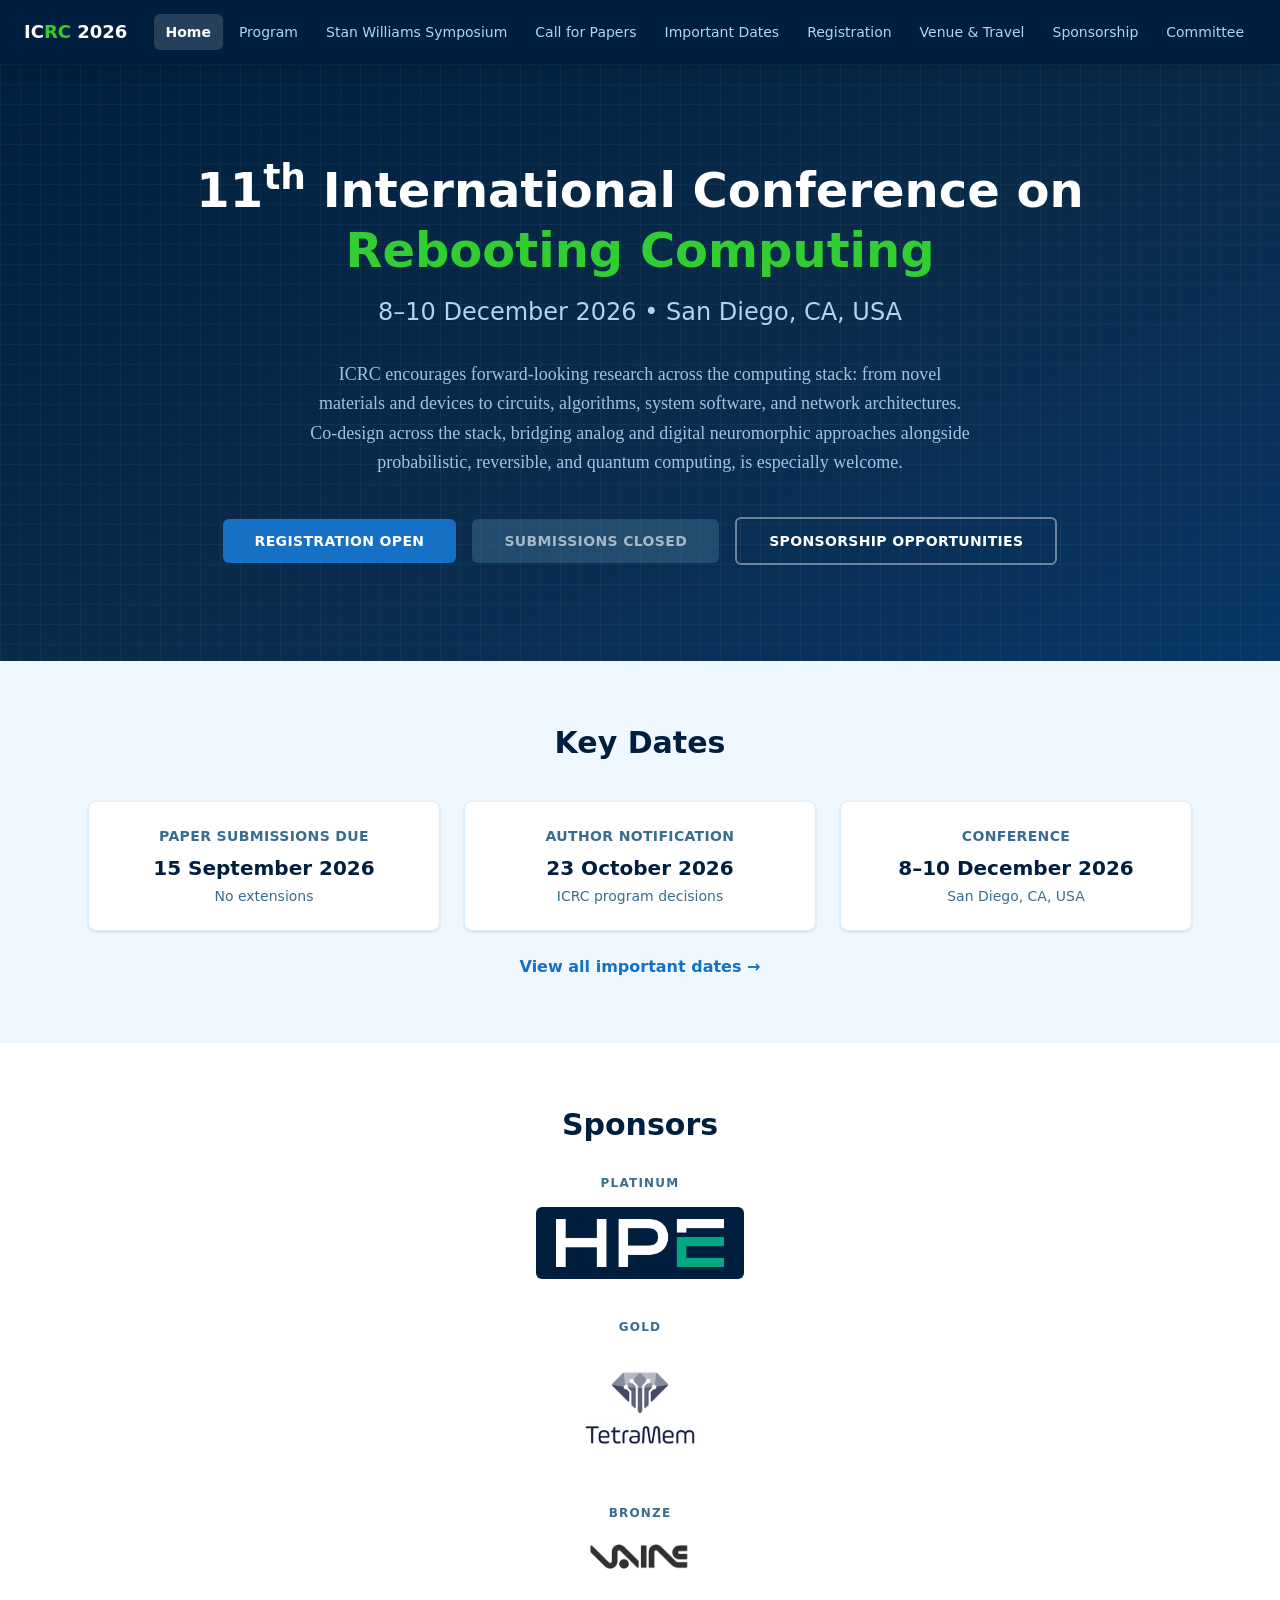
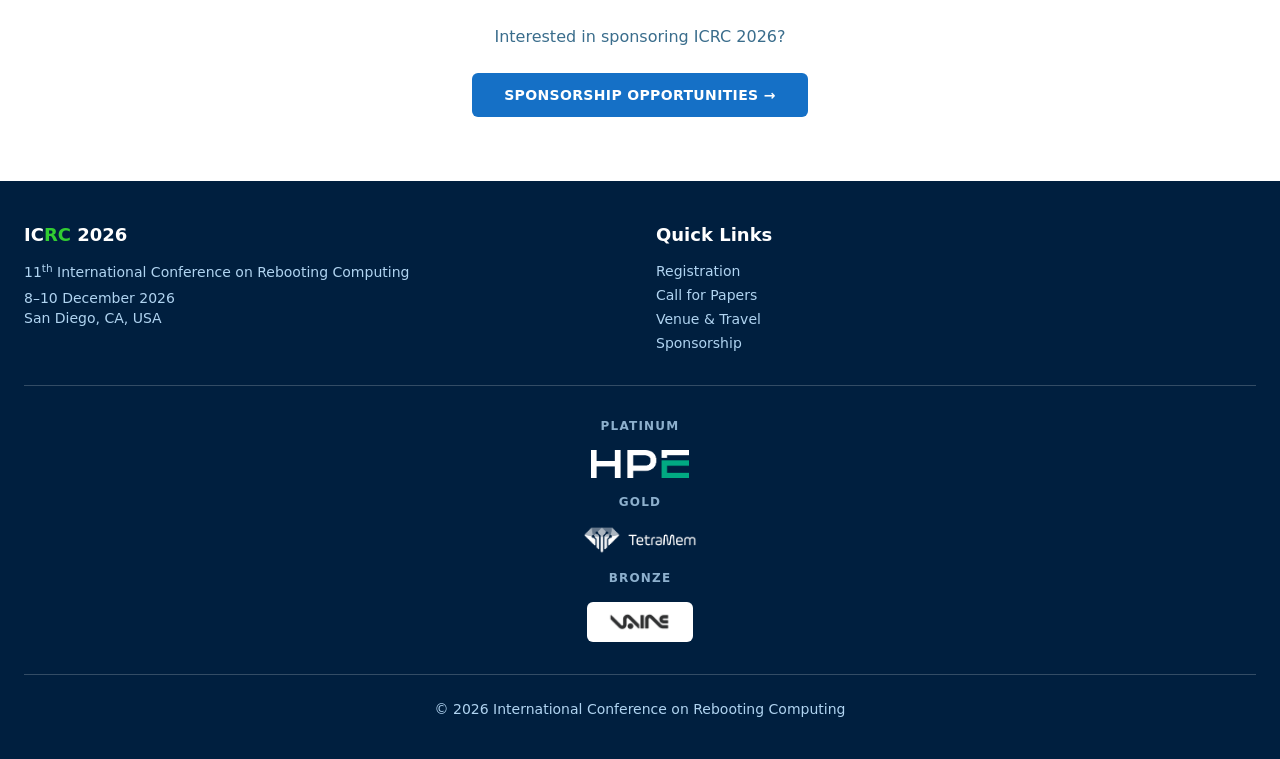
<file: index.html>
<!DOCTYPE html><html lang="en"> <head><meta charset="utf-8"><meta name="viewport" content="width=device-width, initial-scale=1"><meta name="description" content="11th International Conference on Rebooting Computing (ICRC) 2026 — 8-10 December 2026, San Diego, CA, USA"><meta name="theme-color" content="#001f3f"><meta name="robots" content="index, follow"><link rel="icon" type="image/svg+xml" href="/favicon.svg"><title>ICRC 2026 — International Conference on Rebooting Computing</title><link rel="stylesheet" href="/_astro/BaseLayout.CGTMMxvr.css"></head> <body class="font-sans text-navy bg-white min-h-screen flex flex-col"> <a href="#main-content" class="skip-link">Skip to main content</a> <header class="bg-navy sticky top-0 z-50 shadow-lg"> <div class="max-w-7xl mx-auto px-4 sm:px-6"> <div class="flex items-center justify-between h-16"> <a href="/" class="text-white font-bold text-lg whitespace-nowrap hover:text-gold transition-colors">
IC<span class="text-gold">RC</span> 2026
</a>  <nav class="hidden lg:flex items-center space-x-1" aria-label="Main navigation"> <a href="/" class="px-3 py-2 text-sm rounded-md transition-colors whitespace-nowrap bg-white/15 text-white font-semibold" aria-current="page"> Home </a><a href="/program" class="px-3 py-2 text-sm rounded-md transition-colors whitespace-nowrap text-sky-light hover:text-white hover:bg-white/10"> Program </a><a href="/symposium" class="px-3 py-2 text-sm rounded-md transition-colors whitespace-nowrap text-sky-light hover:text-white hover:bg-white/10"> Stan Williams Symposium </a><a href="/call-for-papers" class="px-3 py-2 text-sm rounded-md transition-colors whitespace-nowrap text-sky-light hover:text-white hover:bg-white/10"> Call for Papers </a><a href="/important-dates" class="px-3 py-2 text-sm rounded-md transition-colors whitespace-nowrap text-sky-light hover:text-white hover:bg-white/10"> Important Dates </a><a href="/registration" class="px-3 py-2 text-sm rounded-md transition-colors whitespace-nowrap text-sky-light hover:text-white hover:bg-white/10"> Registration </a><a href="/venue" class="px-3 py-2 text-sm rounded-md transition-colors whitespace-nowrap text-sky-light hover:text-white hover:bg-white/10"> Venue &amp; Travel </a><a href="/sponsorship" class="px-3 py-2 text-sm rounded-md transition-colors whitespace-nowrap text-sky-light hover:text-white hover:bg-white/10"> Sponsorship </a><a href="/committee" class="px-3 py-2 text-sm rounded-md transition-colors whitespace-nowrap text-sky-light hover:text-white hover:bg-white/10"> Committee </a> </nav>  <style>astro-island,astro-slot,astro-static-slot{display:contents}</style><script>(()=>{var e=async t=>{await(await t())()};(self.Astro||(self.Astro={})).load=e;window.dispatchEvent(new Event("astro:load"));})();</script><script>(()=>{var A=Object.defineProperty;var g=(i,o,a)=>o in i?A(i,o,{enumerable:!0,configurable:!0,writable:!0,value:a}):i[o]=a;var d=(i,o,a)=>g(i,typeof o!="symbol"?o+"":o,a);{let i={0:t=>m(t),1:t=>a(t),2:t=>new RegExp(t),3:t=>new Date(t),4:t=>new Map(a(t)),5:t=>new Set(a(t)),6:t=>BigInt(t),7:t=>new URL(t),8:t=>new Uint8Array(t),9:t=>new Uint16Array(t),10:t=>new Uint32Array(t),11:t=>Number.POSITIVE_INFINITY*t},o=t=>{let[l,e]=t;return l in i?i[l](e):void 0},a=t=>t.map(o),m=t=>typeof t!="object"||t===null?t:Object.fromEntries(Object.entries(t).map(([l,e])=>[l,o(e)]));class y extends HTMLElement{constructor(){super(...arguments);d(this,"Component");d(this,"hydrator");d(this,"hydrate",async()=>{var b;if(!this.hydrator||!this.isConnected)return;let e=(b=this.parentElement)==null?void 0:b.closest("astro-island[ssr]");if(e){e.addEventListener("astro:hydrate",this.hydrate,{once:!0});return}let c=this.querySelectorAll("astro-slot"),n={},h=this.querySelectorAll("template[data-astro-template]");for(let r of h){let s=r.closest(this.tagName);s!=null&&s.isSameNode(this)&&(n[r.getAttribute("data-astro-template")||"default"]=r.innerHTML,r.remove())}for(let r of c){let s=r.closest(this.tagName);s!=null&&s.isSameNode(this)&&(n[r.getAttribute("name")||"default"]=r.innerHTML)}let p;try{p=this.hasAttribute("props")?m(JSON.parse(this.getAttribute("props"))):{}}catch(r){let s=this.getAttribute("component-url")||"<unknown>",v=this.getAttribute("component-export");throw v&&(s+=` (export ${v})`),console.error(`[hydrate] Error parsing props for component ${s}`,this.getAttribute("props"),r),r}let u;await this.hydrator(this)(this.Component,p,n,{client:this.getAttribute("client")}),this.removeAttribute("ssr"),this.dispatchEvent(new CustomEvent("astro:hydrate"))});d(this,"unmount",()=>{this.isConnected||this.dispatchEvent(new CustomEvent("astro:unmount"))})}disconnectedCallback(){document.removeEventListener("astro:after-swap",this.unmount),document.addEventListener("astro:after-swap",this.unmount,{once:!0})}connectedCallback(){if(!this.hasAttribute("await-children")||document.readyState==="interactive"||document.readyState==="complete")this.childrenConnectedCallback();else{let e=()=>{document.removeEventListener("DOMContentLoaded",e),c.disconnect(),this.childrenConnectedCallback()},c=new MutationObserver(()=>{var n;((n=this.lastChild)==null?void 0:n.nodeType)===Node.COMMENT_NODE&&this.lastChild.nodeValue==="astro:end"&&(this.lastChild.remove(),e())});c.observe(this,{childList:!0}),document.addEventListener("DOMContentLoaded",e)}}async childrenConnectedCallback(){let e=this.getAttribute("before-hydration-url");e&&await import(e),this.start()}async start(){let e=JSON.parse(this.getAttribute("opts")),c=this.getAttribute("client");if(Astro[c]===void 0){window.addEventListener(`astro:${c}`,()=>this.start(),{once:!0});return}try{await Astro[c](async()=>{let n=this.getAttribute("renderer-url"),[h,{default:p}]=await Promise.all([import(this.getAttribute("component-url")),n?import(n):()=>()=>{}]),u=this.getAttribute("component-export")||"default";if(!u.includes("."))this.Component=h[u];else{this.Component=h;for(let f of u.split("."))this.Component=this.Component[f]}return this.hydrator=p,this.hydrate},e,this)}catch(n){console.error(`[astro-island] Error hydrating ${this.getAttribute("component-url")}`,n)}}attributeChangedCallback(){this.hydrate()}}d(y,"observedAttributes",["props"]),customElements.get("astro-island")||customElements.define("astro-island",y)}})();</script><astro-island uid="Z2eOBV8" prefix="r1" component-url="/_astro/MobileNav.B7amDoKf.js" component-export="default" renderer-url="/_astro/client.mxV3x1Xx.js" props="{}" ssr client="load" opts="{&quot;name&quot;:&quot;MobileNav&quot;,&quot;value&quot;:true}" await-children><button type="button" class="lg:hidden p-2 text-white" aria-expanded="false" aria-controls="mobile-menu" aria-label="Open navigation menu"><svg class="w-6 h-6" fill="none" viewBox="0 0 24 24" stroke="currentColor" aria-hidden="true"><path stroke-linecap="round" stroke-linejoin="round" stroke-width="2" d="M4 6h16M4 12h16M4 18h16"></path></svg></button><!--astro:end--></astro-island> </div> </div> </header> <main id="main-content" class="flex-1"> <section class="relative bg-navy text-white overflow-hidden"> <div class="absolute inset-0 bg-gradient-to-br from-navy via-navy-light to-blue/30"></div> <div class="absolute inset-0 opacity-10" style="background-image: linear-gradient(rgba(173,216,230,0.5) 1px, transparent 1px), linear-gradient(90deg, rgba(245,222,179,0.5) 1px, transparent 1px); background-size: 20px 20px;"></div> <div class="relative max-w-5xl mx-auto px-4 sm:px-6 py-16 sm:py-24 text-center"> <h1 class="text-3xl sm:text-4xl lg:text-5xl font-bold leading-tight mb-4">
11<sup>th</sup> International Conference on<br class="hidden sm:block"> <span class="text-gold">Rebooting Computing</span> </h1> <p class="text-xl sm:text-2xl text-sky-light mb-8">8&ndash;10 December 2026 &bull; San Diego, CA, USA</p> <p class="max-w-2xl mx-auto text-sky-light/90 leading-relaxed font-serif text-base sm:text-lg mb-10">
ICRC encourages forward-looking research across the computing stack: from novel materials and
        devices to circuits, algorithms, system software, and network architectures. Co-design across the stack, bridging
        analog and digital neuromorphic approaches alongside probabilistic, reversible, and quantum computing, is
        especially welcome.
</p> <div class="flex flex-col sm:flex-row items-center justify-center gap-4"> <a href="/registration" class="inline-block bg-blue hover:bg-blue-dark text-white font-bold px-8 py-3 rounded-md transition-colors text-sm uppercase tracking-wide">
Registration Open
</a>  <span class="inline-block bg-steel/50 text-white/60 font-bold px-8 py-3 rounded-md text-sm uppercase tracking-wide cursor-not-allowed select-none" aria-disabled="true">
Submissions Closed
</span> <a href="/sponsorship" class="inline-block border-2 border-white/40 hover:border-white hover:bg-white/10 text-white font-bold px-8 py-3 rounded-md transition-colors text-sm uppercase tracking-wide">
Sponsorship opportunities
</a> </div> </div> </section> <section class="py-12 sm:py-16 bg-alice"> <div class="max-w-6xl mx-auto px-4 sm:px-6"> <h2 class="text-2xl sm:text-3xl font-bold text-center mb-10">Key Dates</h2> <div class="grid grid-cols-1 sm:grid-cols-2 lg:grid-cols-3 gap-6"> <div class="bg-white rounded-lg shadow-sm border border-sky/30 p-6 text-center"> <p class="text-steel text-sm font-semibold uppercase tracking-wide mb-2">Paper Submissions Due</p> <p class="text-xl font-bold text-navy">15 September 2026</p> <p class="text-sm text-steel mt-1">No extensions</p> </div> <div class="bg-white rounded-lg shadow-sm border border-sky/30 p-6 text-center"> <p class="text-steel text-sm font-semibold uppercase tracking-wide mb-2">Author Notification</p> <p class="text-xl font-bold text-navy">23 October 2026</p> <p class="text-sm text-steel mt-1">ICRC program decisions</p> </div> <div class="bg-white rounded-lg shadow-sm border border-sky/30 p-6 text-center sm:col-span-2 lg:col-span-1"> <p class="text-steel text-sm font-semibold uppercase tracking-wide mb-2">Conference</p> <p class="text-xl font-bold text-navy">8&ndash;10 December 2026</p> <p class="text-sm text-steel mt-1">San Diego, CA, USA</p> </div> </div> <p class="text-center mt-6"> <a href="/important-dates" class="text-blue hover:text-blue-dark font-semibold transition-colors">
View all important dates &rarr;
</a> </p> </div> </section> <section class="py-12 sm:py-16"> <div class="max-w-4xl mx-auto px-4 sm:px-6 text-center"> <h2 class="text-2xl sm:text-3xl font-bold mb-8">Sponsors</h2> <div class="space-y-10"> <div class="text-center"> <p class="text-xs font-semibold uppercase tracking-widest text-steel mb-4"> Platinum </p> <div class="flex flex-wrap items-center justify-center gap-x-10 gap-y-6"> <a href="https://www.hpe.com/" target="_blank" rel="noopener noreferrer" class="inline-flex items-center transition-opacity hover:opacity-80" aria-label="HPE"> <span class="inline-flex items-center rounded-md bg-navy px-5 py-3"> <img src="/sponsors/hpe.png" alt="HPE logo" class="h-10 sm:h-12 w-auto object-contain" loading="lazy"> </span> </a> </div> </div><div class="text-center"> <p class="text-xs font-semibold uppercase tracking-widest text-steel mb-4"> Gold </p> <div class="flex flex-wrap items-center justify-center gap-x-10 gap-y-6"> <a href="https://www.tetramem.com/" target="_blank" rel="noopener noreferrer" class="inline-flex items-center transition-opacity hover:opacity-80" aria-label="TetraMem"> <span class="inline-flex items-center"> <img src="/sponsors/tetramem-full.jpg" alt="TetraMem logo" class="h-[91px] sm:h-[114px] w-auto object-contain" loading="lazy"> </span> </a> </div> </div><div class="text-center"> <p class="text-xs font-semibold uppercase tracking-widest text-steel mb-4"> Bronze </p> <div class="flex flex-wrap items-center justify-center gap-x-10 gap-y-6"> <a href="https://www.vaire.co" target="_blank" rel="noopener noreferrer" class="inline-flex items-center transition-opacity hover:opacity-80" aria-label="Vaire Computing"> <span class="inline-flex items-center"> <img src="/sponsors/vaire.png" alt="Vaire Computing logo" class="h-8 sm:h-10 w-auto object-contain" loading="lazy"> </span> </a> </div> </div> </div> <p class="text-steel mt-12 mb-6">Interested in sponsoring ICRC 2026?</p> <a href="/sponsorship" class="inline-block bg-blue hover:bg-blue-dark text-white font-bold px-8 py-3 rounded-md transition-colors text-sm uppercase tracking-wide">
Sponsorship opportunities &rarr;
</a> </div> </section>  </main> <footer class="bg-navy text-sky-light"> <div class="max-w-7xl mx-auto px-4 sm:px-6 py-10"> <div class="grid grid-cols-1 md:grid-cols-2 gap-8"> <div> <h2 class="text-white font-bold text-lg mb-3">IC<span class="text-gold">RC</span> 2026</h2> <p class="text-sm leading-relaxed">
11<sup>th</sup> International Conference on Rebooting Computing
</p> <p class="text-sm mt-1">8&ndash;10 December 2026</p> <p class="text-sm">San Diego, CA, USA</p> </div> <div> <h2 class="text-white font-bold text-lg mb-3">Quick Links</h2> <ul class="space-y-1 text-sm"> <li><a href="/registration" class="hover:text-white transition-colors">Registration</a></li> <li><a href="/call-for-papers" class="hover:text-white transition-colors">Call for Papers</a></li> <li><a href="/venue" class="hover:text-white transition-colors">Venue & Travel</a></li> <li><a href="/sponsorship" class="hover:text-white transition-colors">Sponsorship</a></li> </ul> </div> </div> <div class="border-t border-white/20 mt-8 pt-8"> <div class="space-y-4"> <div class="text-center"> <p class="text-xs font-semibold uppercase tracking-widest text-sky-light/80 mb-4"> Platinum </p> <div class="flex flex-wrap items-center justify-center gap-x-10 gap-y-6"> <a href="https://www.hpe.com/" target="_blank" rel="noopener noreferrer" class="inline-flex items-center transition-opacity hover:opacity-80" aria-label="HPE"> <span class="inline-flex items-center"> <img src="/sponsors/hpe.png" alt="HPE logo" class="h-7 w-auto object-contain" loading="lazy"> </span> </a> </div> </div><div class="text-center"> <p class="text-xs font-semibold uppercase tracking-widest text-sky-light/80 mb-4"> Gold </p> <div class="flex flex-wrap items-center justify-center gap-x-10 gap-y-6"> <a href="https://www.tetramem.com/" target="_blank" rel="noopener noreferrer" class="inline-flex items-center transition-opacity hover:opacity-80" aria-label="TetraMem"> <span class="inline-flex items-center"> <img src="/sponsors/tetramem-horizontal-white.png" alt="TetraMem logo" class="h-7 w-auto object-contain" loading="lazy"> </span> </a> </div> </div><div class="text-center"> <p class="text-xs font-semibold uppercase tracking-widest text-sky-light/80 mb-4"> Bronze </p> <div class="flex flex-wrap items-center justify-center gap-x-10 gap-y-6"> <a href="https://www.vaire.co" target="_blank" rel="noopener noreferrer" class="inline-flex items-center transition-opacity hover:opacity-80" aria-label="Vaire Computing"> <span class="inline-flex items-center rounded-md bg-white px-4 py-2"> <img src="/sponsors/vaire.png" alt="Vaire Computing logo" class="h-6 w-auto object-contain" loading="lazy"> </span> </a> </div> </div> </div> </div> <div class="border-t border-white/20 mt-8 pt-6 text-center text-sm"> <p>&copy; 2026 International Conference on Rebooting Computing</p> </div> </div> </footer> </body></html>
</file>
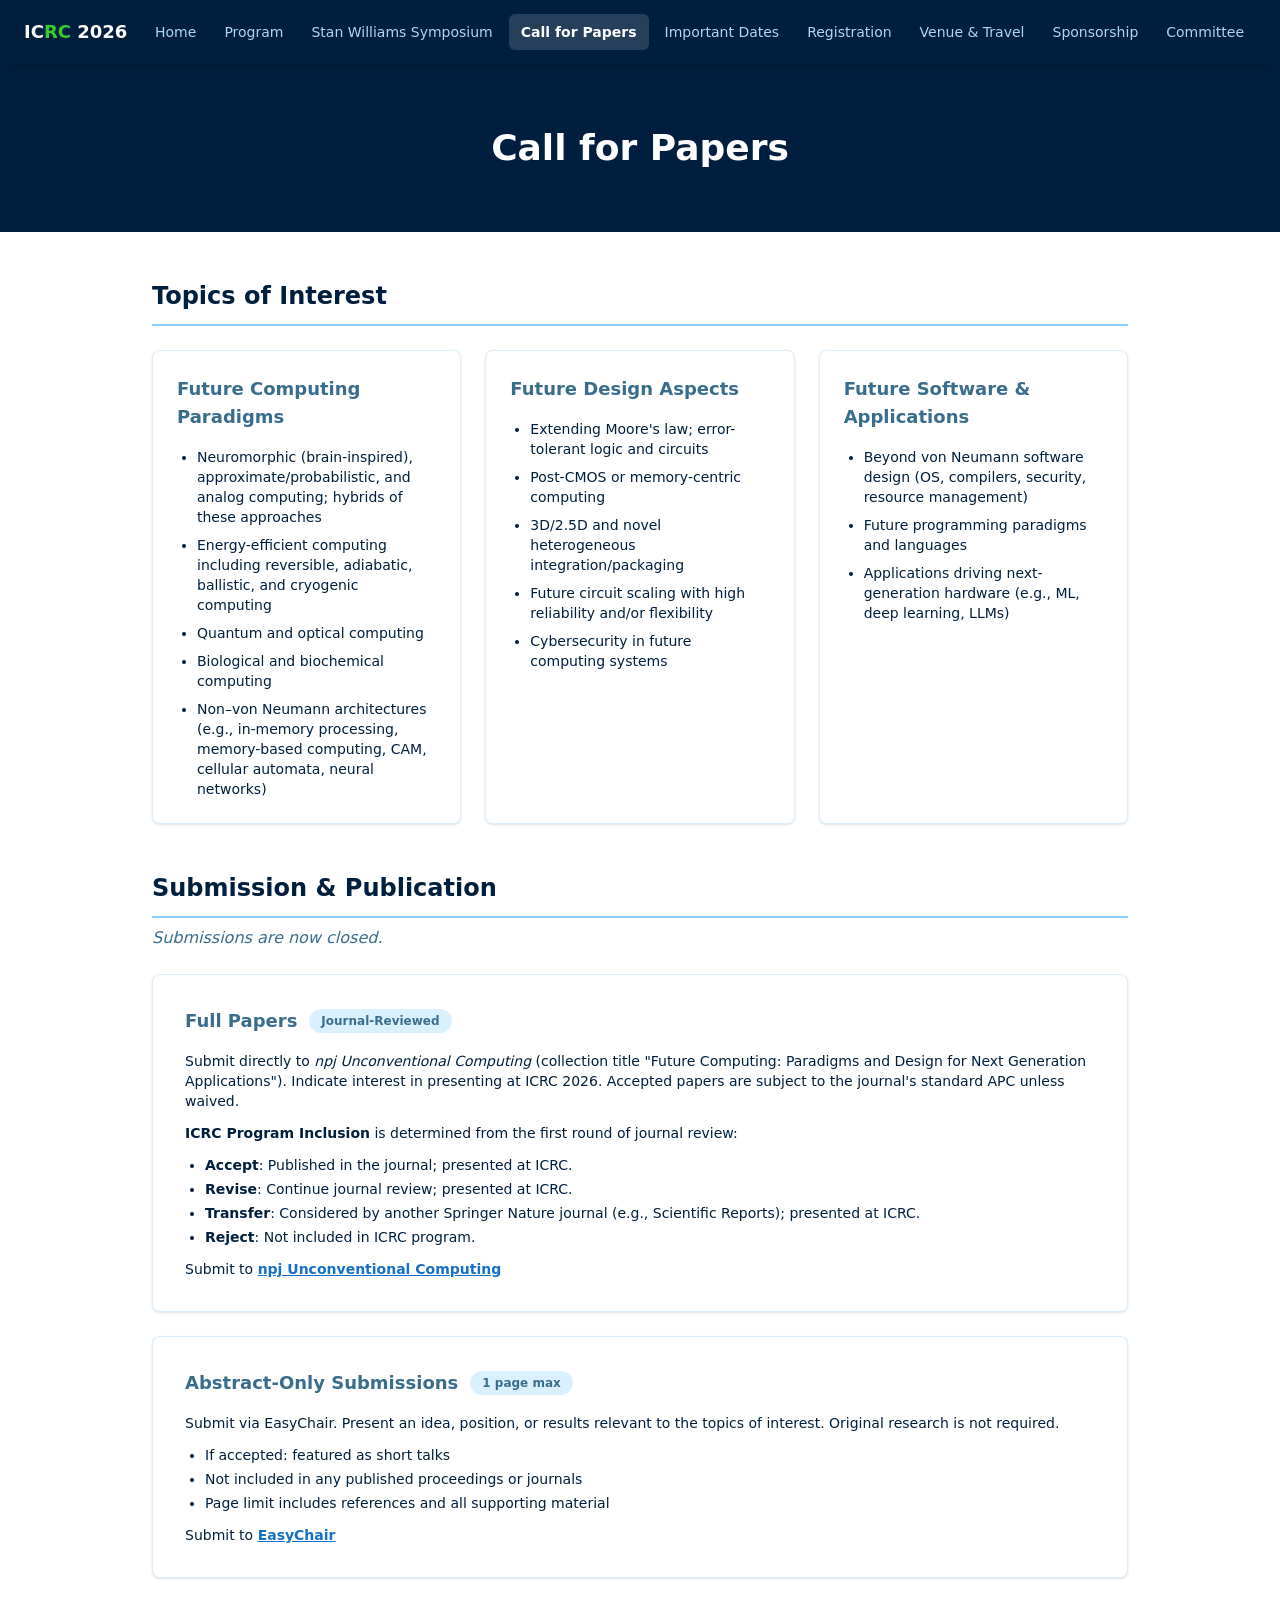
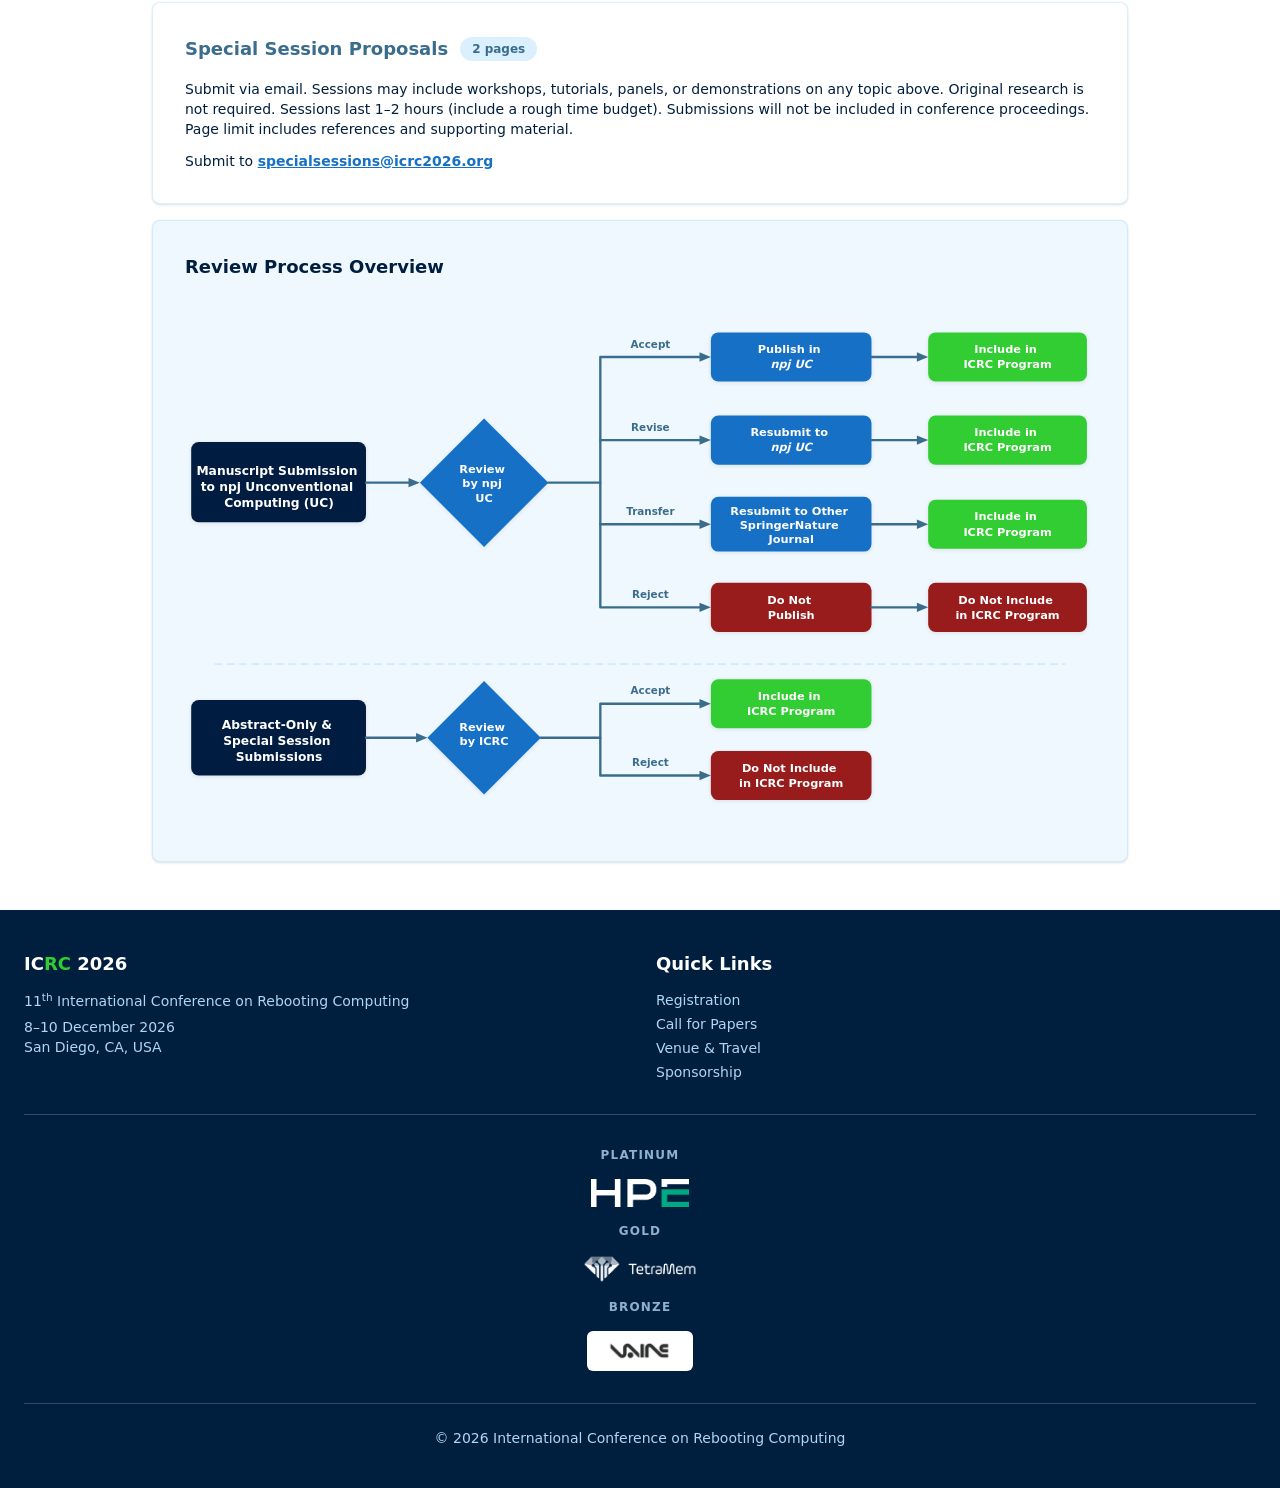
<file: call-for-papers/index.html>
<!DOCTYPE html><html lang="en"> <head><meta charset="utf-8"><meta name="viewport" content="width=device-width, initial-scale=1"><meta name="description" content="Submit your research to ICRC 2026. Topics include neuromorphic computing, quantum computing, and future software."><meta name="theme-color" content="#001f3f"><meta name="robots" content="index, follow"><link rel="icon" type="image/svg+xml" href="/favicon.svg"><title>Call for Papers — ICRC 2026</title><link rel="stylesheet" href="/_astro/BaseLayout.CGTMMxvr.css"></head> <body class="font-sans text-navy bg-white min-h-screen flex flex-col"> <a href="#main-content" class="skip-link">Skip to main content</a> <header class="bg-navy sticky top-0 z-50 shadow-lg"> <div class="max-w-7xl mx-auto px-4 sm:px-6"> <div class="flex items-center justify-between h-16"> <a href="/" class="text-white font-bold text-lg whitespace-nowrap hover:text-gold transition-colors">
IC<span class="text-gold">RC</span> 2026
</a>  <nav class="hidden lg:flex items-center space-x-1" aria-label="Main navigation"> <a href="/" class="px-3 py-2 text-sm rounded-md transition-colors whitespace-nowrap text-sky-light hover:text-white hover:bg-white/10"> Home </a><a href="/program" class="px-3 py-2 text-sm rounded-md transition-colors whitespace-nowrap text-sky-light hover:text-white hover:bg-white/10"> Program </a><a href="/symposium" class="px-3 py-2 text-sm rounded-md transition-colors whitespace-nowrap text-sky-light hover:text-white hover:bg-white/10"> Stan Williams Symposium </a><a href="/call-for-papers" class="px-3 py-2 text-sm rounded-md transition-colors whitespace-nowrap bg-white/15 text-white font-semibold"> Call for Papers </a><a href="/important-dates" class="px-3 py-2 text-sm rounded-md transition-colors whitespace-nowrap text-sky-light hover:text-white hover:bg-white/10"> Important Dates </a><a href="/registration" class="px-3 py-2 text-sm rounded-md transition-colors whitespace-nowrap text-sky-light hover:text-white hover:bg-white/10"> Registration </a><a href="/venue" class="px-3 py-2 text-sm rounded-md transition-colors whitespace-nowrap text-sky-light hover:text-white hover:bg-white/10"> Venue &amp; Travel </a><a href="/sponsorship" class="px-3 py-2 text-sm rounded-md transition-colors whitespace-nowrap text-sky-light hover:text-white hover:bg-white/10"> Sponsorship </a><a href="/committee" class="px-3 py-2 text-sm rounded-md transition-colors whitespace-nowrap text-sky-light hover:text-white hover:bg-white/10"> Committee </a> </nav>  <style>astro-island,astro-slot,astro-static-slot{display:contents}</style><script>(()=>{var e=async t=>{await(await t())()};(self.Astro||(self.Astro={})).load=e;window.dispatchEvent(new Event("astro:load"));})();</script><script>(()=>{var A=Object.defineProperty;var g=(i,o,a)=>o in i?A(i,o,{enumerable:!0,configurable:!0,writable:!0,value:a}):i[o]=a;var d=(i,o,a)=>g(i,typeof o!="symbol"?o+"":o,a);{let i={0:t=>m(t),1:t=>a(t),2:t=>new RegExp(t),3:t=>new Date(t),4:t=>new Map(a(t)),5:t=>new Set(a(t)),6:t=>BigInt(t),7:t=>new URL(t),8:t=>new Uint8Array(t),9:t=>new Uint16Array(t),10:t=>new Uint32Array(t),11:t=>Number.POSITIVE_INFINITY*t},o=t=>{let[l,e]=t;return l in i?i[l](e):void 0},a=t=>t.map(o),m=t=>typeof t!="object"||t===null?t:Object.fromEntries(Object.entries(t).map(([l,e])=>[l,o(e)]));class y extends HTMLElement{constructor(){super(...arguments);d(this,"Component");d(this,"hydrator");d(this,"hydrate",async()=>{var b;if(!this.hydrator||!this.isConnected)return;let e=(b=this.parentElement)==null?void 0:b.closest("astro-island[ssr]");if(e){e.addEventListener("astro:hydrate",this.hydrate,{once:!0});return}let c=this.querySelectorAll("astro-slot"),n={},h=this.querySelectorAll("template[data-astro-template]");for(let r of h){let s=r.closest(this.tagName);s!=null&&s.isSameNode(this)&&(n[r.getAttribute("data-astro-template")||"default"]=r.innerHTML,r.remove())}for(let r of c){let s=r.closest(this.tagName);s!=null&&s.isSameNode(this)&&(n[r.getAttribute("name")||"default"]=r.innerHTML)}let p;try{p=this.hasAttribute("props")?m(JSON.parse(this.getAttribute("props"))):{}}catch(r){let s=this.getAttribute("component-url")||"<unknown>",v=this.getAttribute("component-export");throw v&&(s+=` (export ${v})`),console.error(`[hydrate] Error parsing props for component ${s}`,this.getAttribute("props"),r),r}let u;await this.hydrator(this)(this.Component,p,n,{client:this.getAttribute("client")}),this.removeAttribute("ssr"),this.dispatchEvent(new CustomEvent("astro:hydrate"))});d(this,"unmount",()=>{this.isConnected||this.dispatchEvent(new CustomEvent("astro:unmount"))})}disconnectedCallback(){document.removeEventListener("astro:after-swap",this.unmount),document.addEventListener("astro:after-swap",this.unmount,{once:!0})}connectedCallback(){if(!this.hasAttribute("await-children")||document.readyState==="interactive"||document.readyState==="complete")this.childrenConnectedCallback();else{let e=()=>{document.removeEventListener("DOMContentLoaded",e),c.disconnect(),this.childrenConnectedCallback()},c=new MutationObserver(()=>{var n;((n=this.lastChild)==null?void 0:n.nodeType)===Node.COMMENT_NODE&&this.lastChild.nodeValue==="astro:end"&&(this.lastChild.remove(),e())});c.observe(this,{childList:!0}),document.addEventListener("DOMContentLoaded",e)}}async childrenConnectedCallback(){let e=this.getAttribute("before-hydration-url");e&&await import(e),this.start()}async start(){let e=JSON.parse(this.getAttribute("opts")),c=this.getAttribute("client");if(Astro[c]===void 0){window.addEventListener(`astro:${c}`,()=>this.start(),{once:!0});return}try{await Astro[c](async()=>{let n=this.getAttribute("renderer-url"),[h,{default:p}]=await Promise.all([import(this.getAttribute("component-url")),n?import(n):()=>()=>{}]),u=this.getAttribute("component-export")||"default";if(!u.includes("."))this.Component=h[u];else{this.Component=h;for(let f of u.split("."))this.Component=this.Component[f]}return this.hydrator=p,this.hydrate},e,this)}catch(n){console.error(`[astro-island] Error hydrating ${this.getAttribute("component-url")}`,n)}}attributeChangedCallback(){this.hydrate()}}d(y,"observedAttributes",["props"]),customElements.get("astro-island")||customElements.define("astro-island",y)}})();</script><astro-island uid="Z2eOBV8" prefix="r1" component-url="/_astro/MobileNav.B7amDoKf.js" component-export="default" renderer-url="/_astro/client.mxV3x1Xx.js" props="{}" ssr client="load" opts="{&quot;name&quot;:&quot;MobileNav&quot;,&quot;value&quot;:true}" await-children><button type="button" class="lg:hidden p-2 text-white" aria-expanded="false" aria-controls="mobile-menu" aria-label="Open navigation menu"><svg class="w-6 h-6" fill="none" viewBox="0 0 24 24" stroke="currentColor" aria-hidden="true"><path stroke-linecap="round" stroke-linejoin="round" stroke-width="2" d="M4 6h16M4 12h16M4 18h16"></path></svg></button><!--astro:end--></astro-island> </div> </div> </header> <main id="main-content" class="flex-1"> <section class="bg-navy text-white py-12 sm:py-16"> <div class="max-w-5xl mx-auto px-4 sm:px-6 text-center"> <h1 class="text-3xl sm:text-4xl font-bold">Call for Papers</h1> </div> </section> <div class="max-w-5xl mx-auto px-4 sm:px-6 py-12 space-y-12">  <section> <h2 class="text-2xl font-bold mb-6 border-b-2 border-sky pb-3">Topics of Interest</h2> <div class="grid grid-cols-1 md:grid-cols-2 lg:grid-cols-3 gap-6"> <div class="bg-white rounded-lg shadow-sm border border-sky/30 p-6"> <h3 class="text-lg font-bold text-steel mb-4">Future Computing Paradigms</h3> <ul class="list-disc pl-5 space-y-2 text-sm"> <li>Neuromorphic (brain-inspired), approximate/probabilistic, and analog computing; hybrids of these approaches</li> <li>Energy-efficient computing including reversible, adiabatic, ballistic, and cryogenic computing</li> <li>Quantum and optical computing</li> <li>Biological and biochemical computing</li> <li>Non&ndash;von Neumann architectures (e.g., in-memory processing, memory-based computing, CAM, cellular automata, neural networks)</li> </ul> </div> <div class="bg-white rounded-lg shadow-sm border border-sky/30 p-6"> <h3 class="text-lg font-bold text-steel mb-4">Future Design Aspects</h3> <ul class="list-disc pl-5 space-y-2 text-sm"> <li>Extending Moore's law; error-tolerant logic and circuits</li> <li>Post-CMOS or memory-centric computing</li> <li>3D/2.5D and novel heterogeneous integration/packaging</li> <li>Future circuit scaling with high reliability and/or flexibility</li> <li>Cybersecurity in future computing systems</li> </ul> </div> <div class="bg-white rounded-lg shadow-sm border border-sky/30 p-6 md:col-span-2 lg:col-span-1"> <h3 class="text-lg font-bold text-steel mb-4">Future Software & Applications</h3> <ul class="list-disc pl-5 space-y-2 text-sm"> <li>Beyond von Neumann software design (OS, compilers, security, resource management)</li> <li>Future programming paradigms and languages</li> <li>Applications driving next-generation hardware (e.g., ML, deep learning, LLMs)</li> </ul> </div> </div> </section>  <section> <h2 class="text-2xl font-bold mb-2 border-b-2 border-sky pb-3">Submission &amp; Publication</h2>  <p class="italic text-steel mb-6">Submissions are now closed.</p> <div class="space-y-6"> <div class="bg-white rounded-lg shadow-sm border border-sky/30 p-6 sm:p-8"> <div class="flex flex-wrap items-center gap-3 mb-4"> <h3 class="text-lg font-bold text-steel">Full Papers</h3> <span class="text-xs font-semibold px-3 py-1 rounded-full bg-sky/30 text-steel">Journal-Reviewed</span> </div> <div class="space-y-3 text-sm"> <p>Submit directly to <em>npj Unconventional Computing</em> (collection title "Future Computing: Paradigms and Design for Next Generation Applications"). Indicate interest in presenting at ICRC 2026. Accepted papers are
              subject to the journal's standard APC unless waived.</p> <p><strong>ICRC Program Inclusion</strong> is determined from the first round of journal review:</p> <ul class="list-disc pl-5 space-y-1"> <li><strong>Accept</strong>: Published in the journal; presented at ICRC.</li> <li><strong>Revise</strong>: Continue journal review; presented at ICRC.</li> <li><strong>Transfer</strong>: Considered by another Springer Nature journal (e.g., Scientific Reports); presented at ICRC.</li> <li><strong>Reject</strong>: Not included in ICRC program.</li> </ul> <p>Submit to <a href="https://www.nature.com/collections/cfghfgbghj" target="_blank" rel="noopener noreferrer" class="text-blue hover:text-blue-dark font-semibold underline transition-colors">npj Unconventional Computing</a></p>  </div> </div> <div class="bg-white rounded-lg shadow-sm border border-sky/30 p-6 sm:p-8"> <div class="flex flex-wrap items-center gap-3 mb-4"> <h3 class="text-lg font-bold text-steel">Abstract-Only Submissions</h3> <span class="text-xs font-semibold px-3 py-1 rounded-full bg-sky/30 text-steel">1 page max</span> </div> <div class="space-y-3 text-sm"> <p>Submit via EasyChair. Present an idea, position, or results relevant to the topics of interest. Original
              research is not required.</p> <ul class="list-disc pl-5 space-y-1"> <li>If accepted: featured as short talks</li> <li>Not included in any published proceedings or journals</li> <li>Page limit includes references and all supporting material</li> </ul> <p>Submit to <a href="https://easychair.org/conferences/?conf=icrc20260" target="_blank" rel="noopener noreferrer" class="text-blue hover:text-blue-dark font-semibold underline transition-colors">EasyChair</a></p> </div> </div> <div class="bg-white rounded-lg shadow-sm border border-sky/30 p-6 sm:p-8"> <div class="flex flex-wrap items-center gap-3 mb-4"> <h3 class="text-lg font-bold text-steel">Special Session Proposals</h3> <span class="text-xs font-semibold px-3 py-1 rounded-full bg-sky/30 text-steel">2 pages</span> </div> <div class="space-y-3 text-sm"> <p>Submit via email. Sessions may include workshops, tutorials, panels, or demonstrations on any topic
              above. Original research is not required. Sessions last 1&ndash;2 hours (include a rough time budget). Submissions
              will not be included in conference proceedings. Page limit includes references and supporting material.</p> <p>Submit to <a href="mailto:specialsessions@icrc2026.org" class="text-blue hover:text-blue-dark font-semibold underline transition-colors">specialsessions@icrc2026.org</a></p> </div> </div> </div>  <div class="bg-alice rounded-lg shadow-sm border border-sky/30 p-6 sm:p-8 mt-4"> <h3 class="text-lg font-bold text-navy mb-6">Review Process Overview</h3> <div class="overflow-x-auto -mx-2"> <svg viewBox="0 0 980 555" xmlns="http://www.w3.org/2000/svg" class="w-full min-w-[640px]" role="img" aria-label="Flowchart showing the review process for manuscript and abstract submissions to ICRC 2026"> <defs> <filter id="shadow" x="-4%" y="-4%" width="108%" height="112%"> <feDropShadow dx="0" dy="1" stdDeviation="2" flood-opacity="0.1"></feDropShadow> </filter> </defs>   <rect x="15" y="145" width="185" height="85" rx="8" fill="#001f3f" filter="url(#shadow)"></rect> <text x="108" y="180" text-anchor="middle" fill="white" font-size="13" font-weight="700" font-family="system-ui, sans-serif"> <tspan x="108" dy="0">Manuscript Submission</tspan> <tspan x="108" dy="17">to npj Unconventional</tspan> <tspan x="108" dy="17">Computing (UC)</tspan> </text>  <path d="M200,188 H245" fill="none" stroke="#3a6d8c" stroke-width="2.5" stroke-linecap="round"></path> <polygon points="245,183 257,188 245,193" fill="#3a6d8c"></polygon>  <polygon points="325,120 393,188 325,256 257,188" fill="#1570c6" filter="url(#shadow)"></polygon> <text x="325" y="178" text-anchor="middle" fill="white" font-size="12" font-weight="700" font-family="system-ui, sans-serif"> <tspan x="325" dy="0">Review</tspan> <tspan x="325" dy="15">by npj</tspan> <tspan x="325" dy="15">UC</tspan> </text>   <path d="M393,188 H448 V55 H553" fill="none" stroke="#3a6d8c" stroke-width="2.5" stroke-linecap="round" stroke-linejoin="round"></path> <polygon points="553,50 565,55 553,60" fill="#3a6d8c"></polygon>  <path d="M448,143 H553" fill="none" stroke="#3a6d8c" stroke-width="2.5" stroke-linecap="round"></path> <polygon points="553,138 565,143 553,148" fill="#3a6d8c"></polygon>  <path d="M448,232 H553" fill="none" stroke="#3a6d8c" stroke-width="2.5" stroke-linecap="round"></path> <polygon points="553,227 565,232 553,237" fill="#3a6d8c"></polygon>  <path d="M448,188 V320 H553" fill="none" stroke="#3a6d8c" stroke-width="2.5" stroke-linecap="round" stroke-linejoin="round"></path> <polygon points="553,315 565,320 553,325" fill="#3a6d8c"></polygon>  <text x="501" y="45" text-anchor="middle" fill="#3a6d8c" font-size="11" font-weight="600" font-family="system-ui, sans-serif">Accept</text> <rect x="565" y="29" width="170" height="52" rx="8" fill="#1570c6" filter="url(#shadow)"></rect> <text x="650" y="51" text-anchor="middle" fill="white" font-size="12" font-weight="700" font-family="system-ui, sans-serif"> <tspan x="650" dy="0">Publish in</tspan> <tspan x="650" dy="16" font-style="italic">npj UC</tspan> </text> <path d="M735,55 H783" fill="none" stroke="#3a6d8c" stroke-width="2.5" stroke-linecap="round"></path> <polygon points="783,50 795,55 783,60" fill="#3a6d8c"></polygon> <rect x="795" y="29" width="168" height="52" rx="8" fill="#32cd32" filter="url(#shadow)"></rect> <text x="879" y="51" text-anchor="middle" fill="white" font-size="12" font-weight="700" font-family="system-ui, sans-serif"> <tspan x="879" dy="0">Include in</tspan> <tspan x="879" dy="16">ICRC Program</tspan> </text>  <text x="501" y="133" text-anchor="middle" fill="#3a6d8c" font-size="11" font-weight="600" font-family="system-ui, sans-serif">Revise</text> <rect x="565" y="117" width="170" height="52" rx="8" fill="#1570c6" filter="url(#shadow)"></rect> <text x="650" y="139" text-anchor="middle" fill="white" font-size="12" font-weight="700" font-family="system-ui, sans-serif"> <tspan x="650" dy="0">Resubmit to</tspan> <tspan x="650" dy="16" font-style="italic">npj UC</tspan> </text> <path d="M735,143 H783" fill="none" stroke="#3a6d8c" stroke-width="2.5" stroke-linecap="round"></path> <polygon points="783,138 795,143 783,148" fill="#3a6d8c"></polygon> <rect x="795" y="117" width="168" height="52" rx="8" fill="#32cd32" filter="url(#shadow)"></rect> <text x="879" y="139" text-anchor="middle" fill="white" font-size="12" font-weight="700" font-family="system-ui, sans-serif"> <tspan x="879" dy="0">Include in</tspan> <tspan x="879" dy="16">ICRC Program</tspan> </text>  <text x="501" y="222" text-anchor="middle" fill="#3a6d8c" font-size="11" font-weight="600" font-family="system-ui, sans-serif">Transfer</text> <rect x="565" y="203" width="170" height="58" rx="8" fill="#1570c6" filter="url(#shadow)"></rect> <text x="650" y="222" text-anchor="middle" fill="white" font-size="12" font-weight="700" font-family="system-ui, sans-serif"> <tspan x="650" dy="0">Resubmit to Other</tspan> <tspan x="650" dy="15">SpringerNature</tspan> <tspan x="650" dy="15">Journal</tspan> </text> <path d="M735,232 H783" fill="none" stroke="#3a6d8c" stroke-width="2.5" stroke-linecap="round"></path> <polygon points="783,227 795,232 783,237" fill="#3a6d8c"></polygon> <rect x="795" y="206" width="168" height="52" rx="8" fill="#32cd32" filter="url(#shadow)"></rect> <text x="879" y="228" text-anchor="middle" fill="white" font-size="12" font-weight="700" font-family="system-ui, sans-serif"> <tspan x="879" dy="0">Include in</tspan> <tspan x="879" dy="16">ICRC Program</tspan> </text>  <text x="501" y="310" text-anchor="middle" fill="#3a6d8c" font-size="11" font-weight="600" font-family="system-ui, sans-serif">Reject</text> <rect x="565" y="294" width="170" height="52" rx="8" fill="#991b1b" filter="url(#shadow)"></rect> <text x="650" y="316" text-anchor="middle" fill="white" font-size="12" font-weight="700" font-family="system-ui, sans-serif"> <tspan x="650" dy="0">Do Not</tspan> <tspan x="650" dy="16">Publish</tspan> </text> <path d="M735,320 H783" fill="none" stroke="#3a6d8c" stroke-width="2.5" stroke-linecap="round"></path> <polygon points="783,315 795,320 783,325" fill="#3a6d8c"></polygon> <rect x="795" y="294" width="168" height="52" rx="8" fill="#991b1b" filter="url(#shadow)"></rect> <text x="879" y="316" text-anchor="middle" fill="white" font-size="12" font-weight="700" font-family="system-ui, sans-serif"> <tspan x="879" dy="0">Do Not Include</tspan> <tspan x="879" dy="16">in ICRC Program</tspan> </text>  <line x1="40" y1="380" x2="940" y2="380" stroke="#87cefa" stroke-width="1" stroke-dasharray="8,5" opacity="0.6"></line>   <rect x="15" y="418" width="185" height="80" rx="8" fill="#001f3f" filter="url(#shadow)"></rect> <text x="108" y="449" text-anchor="middle" fill="white" font-size="13" font-weight="700" font-family="system-ui, sans-serif"> <tspan x="108" dy="0">Abstract-Only &amp;</tspan> <tspan x="108" dy="17">Special Session</tspan> <tspan x="108" dy="17">Submissions</tspan> </text>  <path d="M200,458 H253" fill="none" stroke="#3a6d8c" stroke-width="2.5" stroke-linecap="round"></path> <polygon points="253,453 265,458 253,463" fill="#3a6d8c"></polygon>  <polygon points="325,398 385,458 325,518 265,458" fill="#1570c6" filter="url(#shadow)"></polygon> <text x="325" y="451" text-anchor="middle" fill="white" font-size="12" font-weight="700" font-family="system-ui, sans-serif"> <tspan x="325" dy="0">Review</tspan> <tspan x="325" dy="15">by ICRC</tspan> </text>  <path d="M385,458 H448 V422 H553" fill="none" stroke="#3a6d8c" stroke-width="2.5" stroke-linecap="round" stroke-linejoin="round"></path> <polygon points="553,417 565,422 553,427" fill="#3a6d8c"></polygon> <path d="M448,458 V498 H553" fill="none" stroke="#3a6d8c" stroke-width="2.5" stroke-linecap="round" stroke-linejoin="round"></path> <polygon points="553,493 565,498 553,503" fill="#3a6d8c"></polygon>  <text x="501" y="412" text-anchor="middle" fill="#3a6d8c" font-size="11" font-weight="600" font-family="system-ui, sans-serif">Accept</text> <rect x="565" y="396" width="170" height="52" rx="8" fill="#32cd32" filter="url(#shadow)"></rect> <text x="650" y="418" text-anchor="middle" fill="white" font-size="12" font-weight="700" font-family="system-ui, sans-serif"> <tspan x="650" dy="0">Include in</tspan> <tspan x="650" dy="16">ICRC Program</tspan> </text>  <text x="501" y="488" text-anchor="middle" fill="#3a6d8c" font-size="11" font-weight="600" font-family="system-ui, sans-serif">Reject</text> <rect x="565" y="472" width="170" height="52" rx="8" fill="#991b1b" filter="url(#shadow)"></rect> <text x="650" y="494" text-anchor="middle" fill="white" font-size="12" font-weight="700" font-family="system-ui, sans-serif"> <tspan x="650" dy="0">Do Not Include</tspan> <tspan x="650" dy="16">in ICRC Program</tspan> </text> </svg> </div> </div> </section> </div>  </main> <footer class="bg-navy text-sky-light"> <div class="max-w-7xl mx-auto px-4 sm:px-6 py-10"> <div class="grid grid-cols-1 md:grid-cols-2 gap-8"> <div> <h2 class="text-white font-bold text-lg mb-3">IC<span class="text-gold">RC</span> 2026</h2> <p class="text-sm leading-relaxed">
11<sup>th</sup> International Conference on Rebooting Computing
</p> <p class="text-sm mt-1">8&ndash;10 December 2026</p> <p class="text-sm">San Diego, CA, USA</p> </div> <div> <h2 class="text-white font-bold text-lg mb-3">Quick Links</h2> <ul class="space-y-1 text-sm"> <li><a href="/registration" class="hover:text-white transition-colors">Registration</a></li> <li><a href="/call-for-papers" class="hover:text-white transition-colors">Call for Papers</a></li> <li><a href="/venue" class="hover:text-white transition-colors">Venue & Travel</a></li> <li><a href="/sponsorship" class="hover:text-white transition-colors">Sponsorship</a></li> </ul> </div> </div> <div class="border-t border-white/20 mt-8 pt-8"> <div class="space-y-4"> <div class="text-center"> <p class="text-xs font-semibold uppercase tracking-widest text-sky-light/80 mb-4"> Platinum </p> <div class="flex flex-wrap items-center justify-center gap-x-10 gap-y-6"> <a href="https://www.hpe.com/" target="_blank" rel="noopener noreferrer" class="inline-flex items-center transition-opacity hover:opacity-80" aria-label="HPE"> <span class="inline-flex items-center"> <img src="/sponsors/hpe.png" alt="HPE logo" class="h-7 w-auto object-contain" loading="lazy"> </span> </a> </div> </div><div class="text-center"> <p class="text-xs font-semibold uppercase tracking-widest text-sky-light/80 mb-4"> Gold </p> <div class="flex flex-wrap items-center justify-center gap-x-10 gap-y-6"> <a href="https://www.tetramem.com/" target="_blank" rel="noopener noreferrer" class="inline-flex items-center transition-opacity hover:opacity-80" aria-label="TetraMem"> <span class="inline-flex items-center"> <img src="/sponsors/tetramem-horizontal-white.png" alt="TetraMem logo" class="h-7 w-auto object-contain" loading="lazy"> </span> </a> </div> </div><div class="text-center"> <p class="text-xs font-semibold uppercase tracking-widest text-sky-light/80 mb-4"> Bronze </p> <div class="flex flex-wrap items-center justify-center gap-x-10 gap-y-6"> <a href="https://www.vaire.co" target="_blank" rel="noopener noreferrer" class="inline-flex items-center transition-opacity hover:opacity-80" aria-label="Vaire Computing"> <span class="inline-flex items-center rounded-md bg-white px-4 py-2"> <img src="/sponsors/vaire.png" alt="Vaire Computing logo" class="h-6 w-auto object-contain" loading="lazy"> </span> </a> </div> </div> </div> </div> <div class="border-t border-white/20 mt-8 pt-6 text-center text-sm"> <p>&copy; 2026 International Conference on Rebooting Computing</p> </div> </div> </footer> </body></html>
</file>
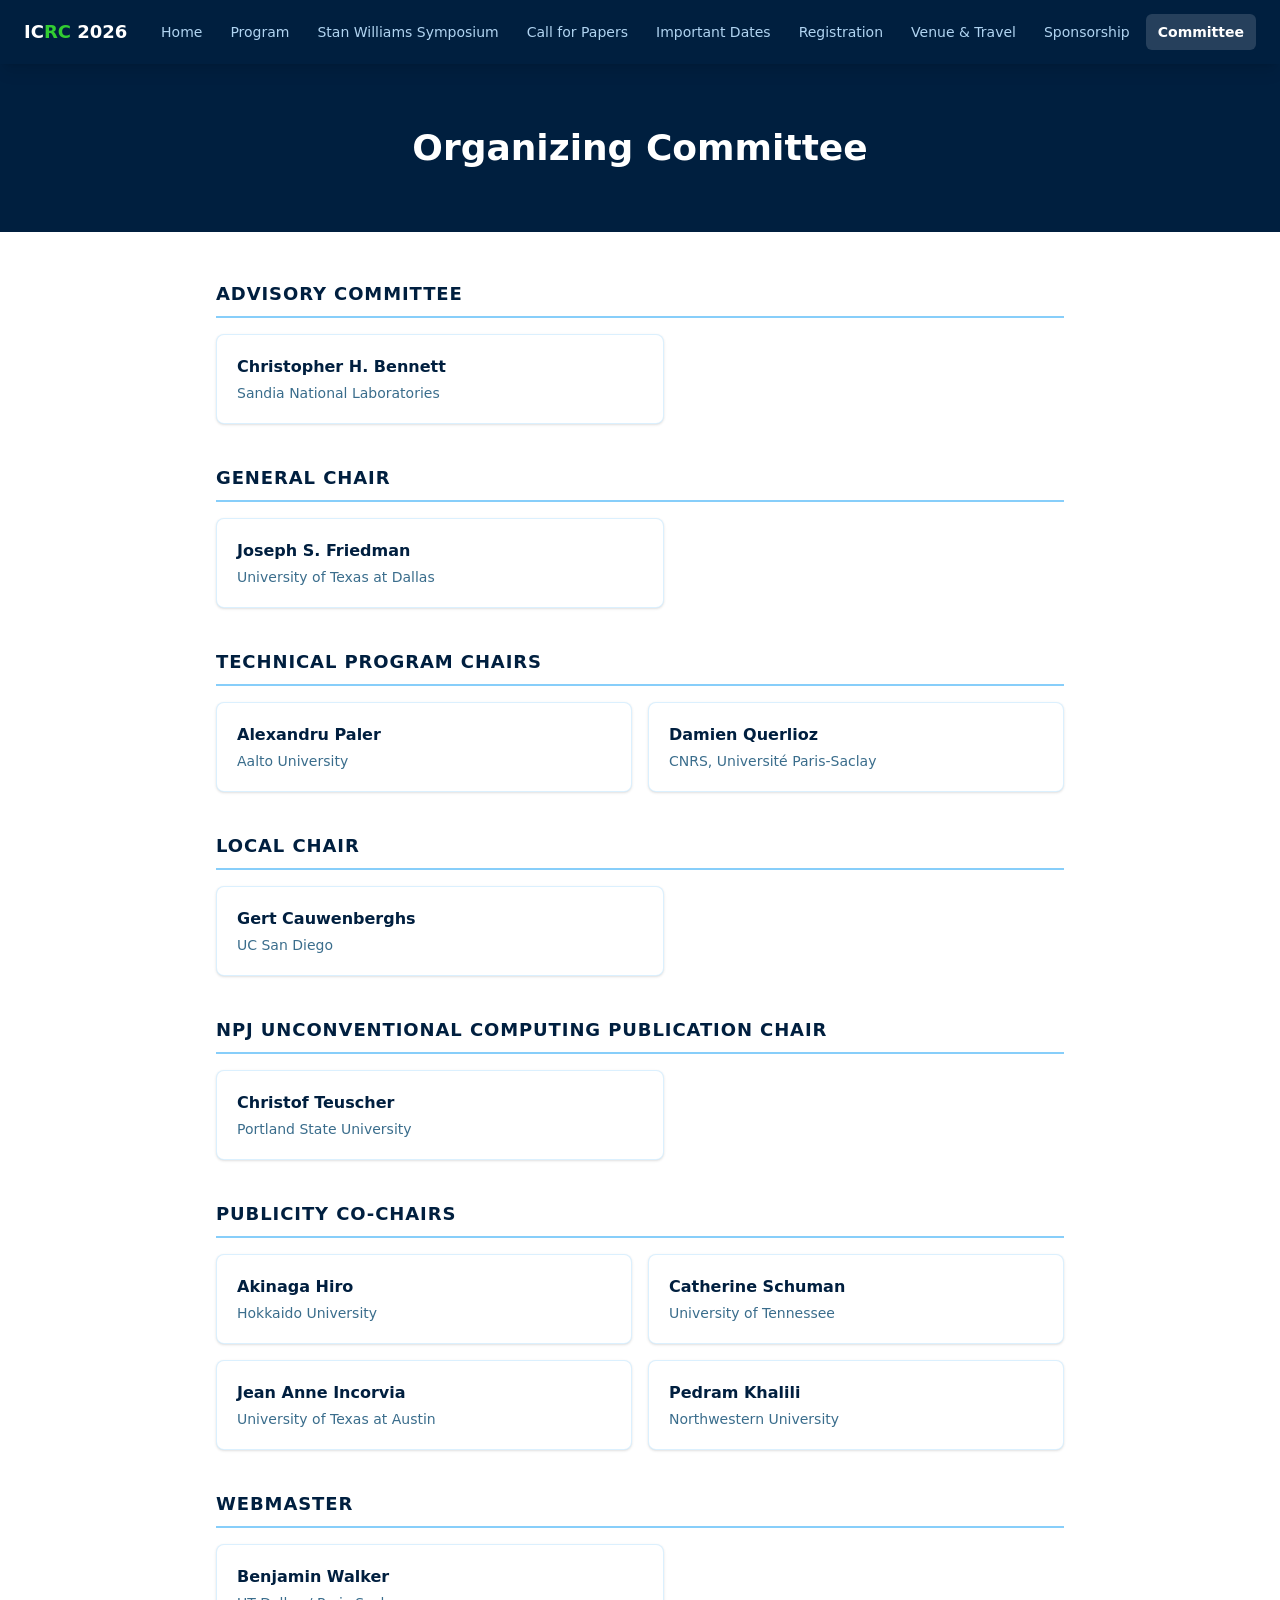
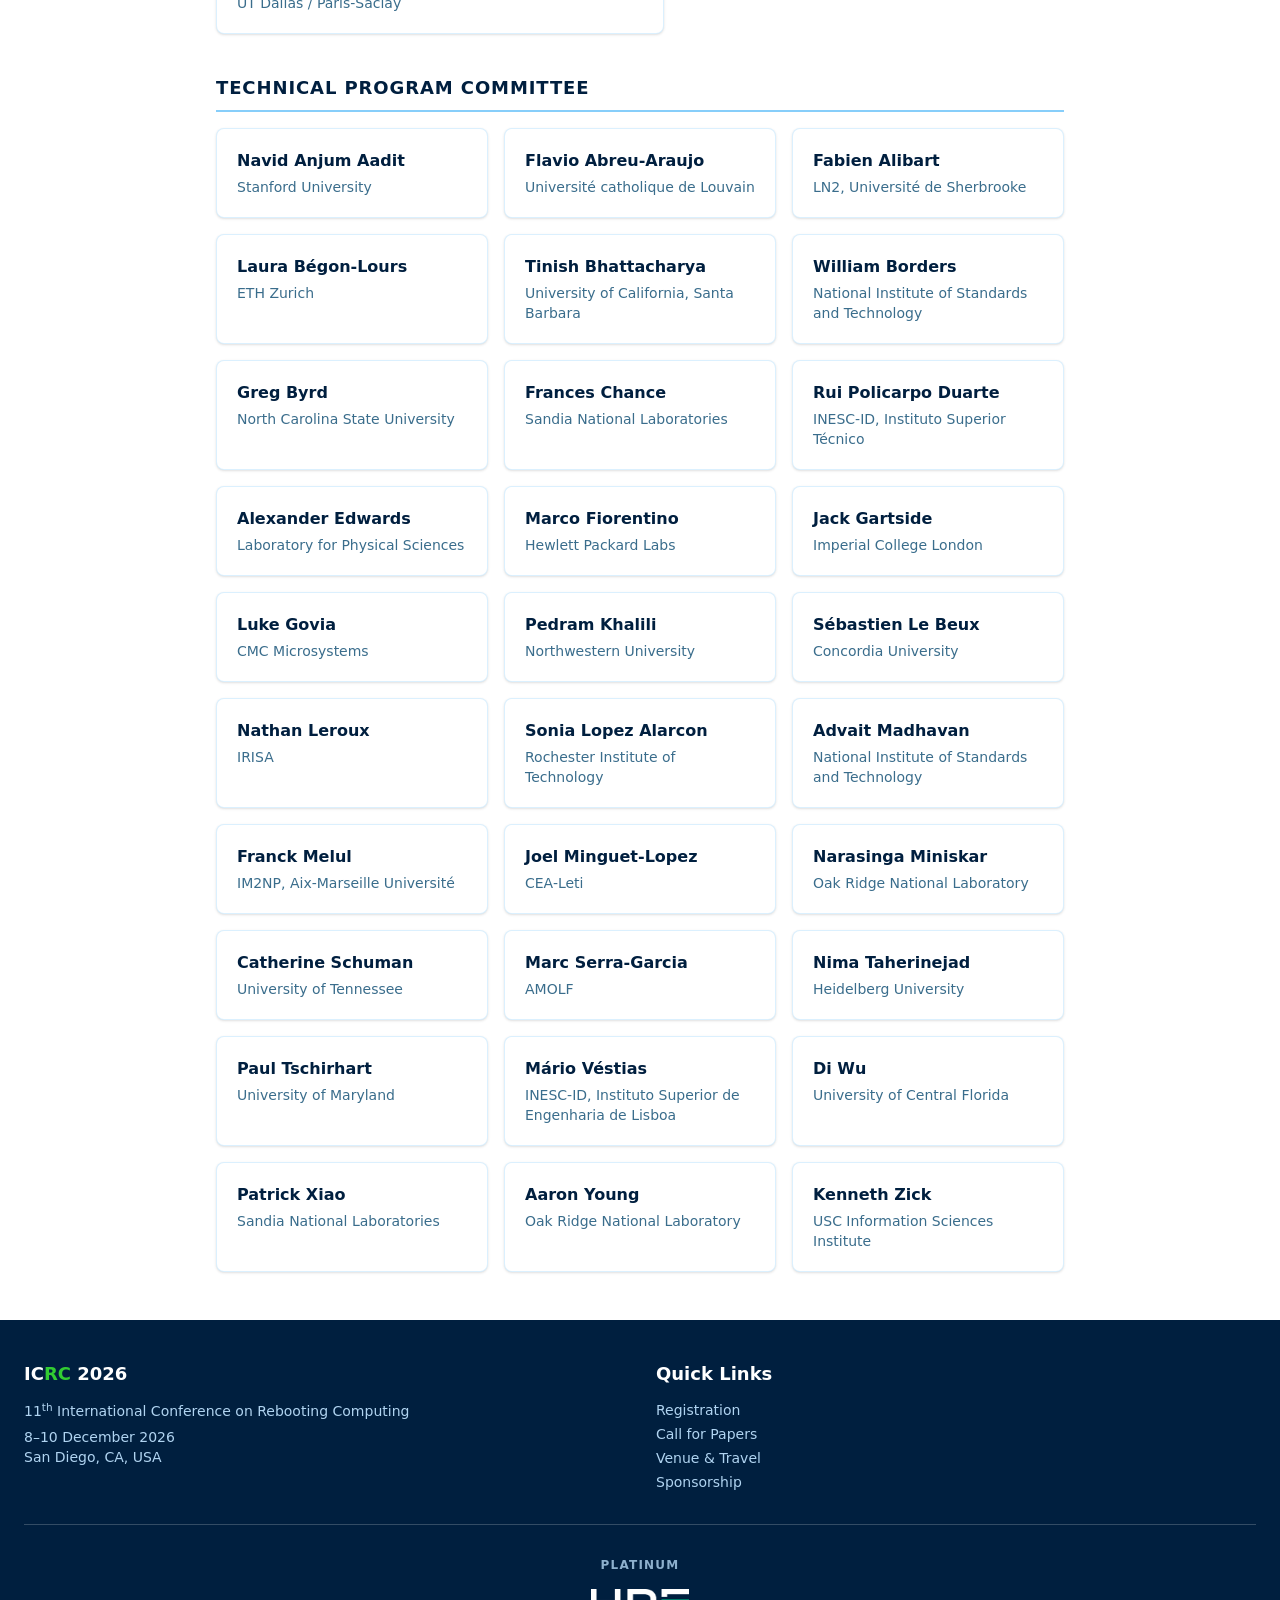
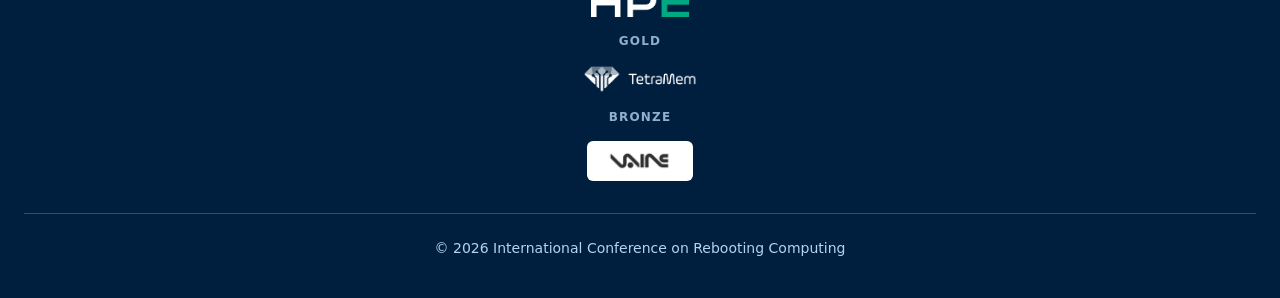
<file: committee/index.html>
<!DOCTYPE html><html lang="en"> <head><meta charset="utf-8"><meta name="viewport" content="width=device-width, initial-scale=1"><meta name="description" content="Organizing committee for ICRC 2026."><meta name="theme-color" content="#001f3f"><meta name="robots" content="index, follow"><link rel="icon" type="image/svg+xml" href="/favicon.svg"><title>Committee — ICRC 2026</title><link rel="stylesheet" href="/_astro/BaseLayout.CGTMMxvr.css"></head> <body class="font-sans text-navy bg-white min-h-screen flex flex-col"> <a href="#main-content" class="skip-link">Skip to main content</a> <header class="bg-navy sticky top-0 z-50 shadow-lg"> <div class="max-w-7xl mx-auto px-4 sm:px-6"> <div class="flex items-center justify-between h-16"> <a href="/" class="text-white font-bold text-lg whitespace-nowrap hover:text-gold transition-colors">
IC<span class="text-gold">RC</span> 2026
</a>  <nav class="hidden lg:flex items-center space-x-1" aria-label="Main navigation"> <a href="/" class="px-3 py-2 text-sm rounded-md transition-colors whitespace-nowrap text-sky-light hover:text-white hover:bg-white/10"> Home </a><a href="/program" class="px-3 py-2 text-sm rounded-md transition-colors whitespace-nowrap text-sky-light hover:text-white hover:bg-white/10"> Program </a><a href="/symposium" class="px-3 py-2 text-sm rounded-md transition-colors whitespace-nowrap text-sky-light hover:text-white hover:bg-white/10"> Stan Williams Symposium </a><a href="/call-for-papers" class="px-3 py-2 text-sm rounded-md transition-colors whitespace-nowrap text-sky-light hover:text-white hover:bg-white/10"> Call for Papers </a><a href="/important-dates" class="px-3 py-2 text-sm rounded-md transition-colors whitespace-nowrap text-sky-light hover:text-white hover:bg-white/10"> Important Dates </a><a href="/registration" class="px-3 py-2 text-sm rounded-md transition-colors whitespace-nowrap text-sky-light hover:text-white hover:bg-white/10"> Registration </a><a href="/venue" class="px-3 py-2 text-sm rounded-md transition-colors whitespace-nowrap text-sky-light hover:text-white hover:bg-white/10"> Venue &amp; Travel </a><a href="/sponsorship" class="px-3 py-2 text-sm rounded-md transition-colors whitespace-nowrap text-sky-light hover:text-white hover:bg-white/10"> Sponsorship </a><a href="/committee" class="px-3 py-2 text-sm rounded-md transition-colors whitespace-nowrap bg-white/15 text-white font-semibold"> Committee </a> </nav>  <style>astro-island,astro-slot,astro-static-slot{display:contents}</style><script>(()=>{var e=async t=>{await(await t())()};(self.Astro||(self.Astro={})).load=e;window.dispatchEvent(new Event("astro:load"));})();</script><script>(()=>{var A=Object.defineProperty;var g=(i,o,a)=>o in i?A(i,o,{enumerable:!0,configurable:!0,writable:!0,value:a}):i[o]=a;var d=(i,o,a)=>g(i,typeof o!="symbol"?o+"":o,a);{let i={0:t=>m(t),1:t=>a(t),2:t=>new RegExp(t),3:t=>new Date(t),4:t=>new Map(a(t)),5:t=>new Set(a(t)),6:t=>BigInt(t),7:t=>new URL(t),8:t=>new Uint8Array(t),9:t=>new Uint16Array(t),10:t=>new Uint32Array(t),11:t=>Number.POSITIVE_INFINITY*t},o=t=>{let[l,e]=t;return l in i?i[l](e):void 0},a=t=>t.map(o),m=t=>typeof t!="object"||t===null?t:Object.fromEntries(Object.entries(t).map(([l,e])=>[l,o(e)]));class y extends HTMLElement{constructor(){super(...arguments);d(this,"Component");d(this,"hydrator");d(this,"hydrate",async()=>{var b;if(!this.hydrator||!this.isConnected)return;let e=(b=this.parentElement)==null?void 0:b.closest("astro-island[ssr]");if(e){e.addEventListener("astro:hydrate",this.hydrate,{once:!0});return}let c=this.querySelectorAll("astro-slot"),n={},h=this.querySelectorAll("template[data-astro-template]");for(let r of h){let s=r.closest(this.tagName);s!=null&&s.isSameNode(this)&&(n[r.getAttribute("data-astro-template")||"default"]=r.innerHTML,r.remove())}for(let r of c){let s=r.closest(this.tagName);s!=null&&s.isSameNode(this)&&(n[r.getAttribute("name")||"default"]=r.innerHTML)}let p;try{p=this.hasAttribute("props")?m(JSON.parse(this.getAttribute("props"))):{}}catch(r){let s=this.getAttribute("component-url")||"<unknown>",v=this.getAttribute("component-export");throw v&&(s+=` (export ${v})`),console.error(`[hydrate] Error parsing props for component ${s}`,this.getAttribute("props"),r),r}let u;await this.hydrator(this)(this.Component,p,n,{client:this.getAttribute("client")}),this.removeAttribute("ssr"),this.dispatchEvent(new CustomEvent("astro:hydrate"))});d(this,"unmount",()=>{this.isConnected||this.dispatchEvent(new CustomEvent("astro:unmount"))})}disconnectedCallback(){document.removeEventListener("astro:after-swap",this.unmount),document.addEventListener("astro:after-swap",this.unmount,{once:!0})}connectedCallback(){if(!this.hasAttribute("await-children")||document.readyState==="interactive"||document.readyState==="complete")this.childrenConnectedCallback();else{let e=()=>{document.removeEventListener("DOMContentLoaded",e),c.disconnect(),this.childrenConnectedCallback()},c=new MutationObserver(()=>{var n;((n=this.lastChild)==null?void 0:n.nodeType)===Node.COMMENT_NODE&&this.lastChild.nodeValue==="astro:end"&&(this.lastChild.remove(),e())});c.observe(this,{childList:!0}),document.addEventListener("DOMContentLoaded",e)}}async childrenConnectedCallback(){let e=this.getAttribute("before-hydration-url");e&&await import(e),this.start()}async start(){let e=JSON.parse(this.getAttribute("opts")),c=this.getAttribute("client");if(Astro[c]===void 0){window.addEventListener(`astro:${c}`,()=>this.start(),{once:!0});return}try{await Astro[c](async()=>{let n=this.getAttribute("renderer-url"),[h,{default:p}]=await Promise.all([import(this.getAttribute("component-url")),n?import(n):()=>()=>{}]),u=this.getAttribute("component-export")||"default";if(!u.includes("."))this.Component=h[u];else{this.Component=h;for(let f of u.split("."))this.Component=this.Component[f]}return this.hydrator=p,this.hydrate},e,this)}catch(n){console.error(`[astro-island] Error hydrating ${this.getAttribute("component-url")}`,n)}}attributeChangedCallback(){this.hydrate()}}d(y,"observedAttributes",["props"]),customElements.get("astro-island")||customElements.define("astro-island",y)}})();</script><astro-island uid="Z2eOBV8" prefix="r1" component-url="/_astro/MobileNav.B7amDoKf.js" component-export="default" renderer-url="/_astro/client.mxV3x1Xx.js" props="{}" ssr client="load" opts="{&quot;name&quot;:&quot;MobileNav&quot;,&quot;value&quot;:true}" await-children><button type="button" class="lg:hidden p-2 text-white" aria-expanded="false" aria-controls="mobile-menu" aria-label="Open navigation menu"><svg class="w-6 h-6" fill="none" viewBox="0 0 24 24" stroke="currentColor" aria-hidden="true"><path stroke-linecap="round" stroke-linejoin="round" stroke-width="2" d="M4 6h16M4 12h16M4 18h16"></path></svg></button><!--astro:end--></astro-island> </div> </div> </header> <main id="main-content" class="flex-1"> <section class="bg-navy text-white py-12 sm:py-16"> <div class="max-w-5xl mx-auto px-4 sm:px-6 text-center"> <h1 class="text-3xl sm:text-4xl font-bold">Organizing Committee</h1> </div> </section> <div class="max-w-4xl mx-auto px-4 sm:px-6 py-12 space-y-10"> <div> <h2 class="text-lg font-bold text-navy uppercase tracking-wider border-b-2 border-sky pb-2 mb-4">Advisory Committee</h2> <div class="grid gap-4 grid-cols-1 max-w-md"> <a href="https://www.linkedin.com/in/chbennett" target="_blank" rel="noopener noreferrer" class="bg-white rounded-lg shadow-sm border border-sky/30 p-5 hover:shadow-md hover:border-blue/50 transition-all group block"> <p class="font-bold text-navy group-hover:text-blue transition-colors">Christopher H. Bennett</p> <p class="text-sm text-steel mt-1">Sandia National Laboratories</p> </a> </div> </div><div> <h2 class="text-lg font-bold text-navy uppercase tracking-wider border-b-2 border-sky pb-2 mb-4">General Chair</h2> <div class="grid gap-4 grid-cols-1 max-w-md"> <a href="https://personal.utdallas.edu/~joseph.friedman/" target="_blank" rel="noopener noreferrer" class="bg-white rounded-lg shadow-sm border border-sky/30 p-5 hover:shadow-md hover:border-blue/50 transition-all group block"> <p class="font-bold text-navy group-hover:text-blue transition-colors">Joseph S. Friedman</p> <p class="text-sm text-steel mt-1">University of Texas at Dallas</p> </a> </div> </div><div> <h2 class="text-lg font-bold text-navy uppercase tracking-wider border-b-2 border-sky pb-2 mb-4">Technical Program Chairs</h2> <div class="grid gap-4 grid-cols-1 sm:grid-cols-2"> <a href="https://www.aalto.fi/en/people/alexandru-paler" target="_blank" rel="noopener noreferrer" class="bg-white rounded-lg shadow-sm border border-sky/30 p-5 hover:shadow-md hover:border-blue/50 transition-all group block"> <p class="font-bold text-navy group-hover:text-blue transition-colors">Alexandru Paler</p> <p class="text-sm text-steel mt-1">Aalto University</p> </a><a href="https://sites.google.com/site/damienquerlioz/" target="_blank" rel="noopener noreferrer" class="bg-white rounded-lg shadow-sm border border-sky/30 p-5 hover:shadow-md hover:border-blue/50 transition-all group block"> <p class="font-bold text-navy group-hover:text-blue transition-colors">Damien Querlioz</p> <p class="text-sm text-steel mt-1">CNRS, Université Paris-Saclay</p> </a> </div> </div><div> <h2 class="text-lg font-bold text-navy uppercase tracking-wider border-b-2 border-sky pb-2 mb-4">Local Chair</h2> <div class="grid gap-4 grid-cols-1 max-w-md"> <a href="https://jacobsschool.ucsd.edu/faculty/profile?id=282" target="_blank" rel="noopener noreferrer" class="bg-white rounded-lg shadow-sm border border-sky/30 p-5 hover:shadow-md hover:border-blue/50 transition-all group block"> <p class="font-bold text-navy group-hover:text-blue transition-colors">Gert Cauwenberghs</p> <p class="text-sm text-steel mt-1">UC San Diego</p> </a> </div> </div><div> <h2 class="text-lg font-bold text-navy uppercase tracking-wider border-b-2 border-sky pb-2 mb-4">npj Unconventional Computing Publication Chair</h2> <div class="grid gap-4 grid-cols-1 max-w-md"> <a href="https://www.teuscher-lab.com/" target="_blank" rel="noopener noreferrer" class="bg-white rounded-lg shadow-sm border border-sky/30 p-5 hover:shadow-md hover:border-blue/50 transition-all group block"> <p class="font-bold text-navy group-hover:text-blue transition-colors">Christof Teuscher</p> <p class="text-sm text-steel mt-1">Portland State University</p> </a> </div> </div><div> <h2 class="text-lg font-bold text-navy uppercase tracking-wider border-b-2 border-sky pb-2 mb-4">Publicity Co-Chairs</h2> <div class="grid gap-4 grid-cols-1 sm:grid-cols-2"> <a href="https://orcid.org/0000-0002-5521-3148" target="_blank" rel="noopener noreferrer" class="bg-white rounded-lg shadow-sm border border-sky/30 p-5 hover:shadow-md hover:border-blue/50 transition-all group block"> <p class="font-bold text-navy group-hover:text-blue transition-colors">Akinaga Hiro</p> <p class="text-sm text-steel mt-1">Hokkaido University</p> </a><a href="https://catherineschuman.com/" target="_blank" rel="noopener noreferrer" class="bg-white rounded-lg shadow-sm border border-sky/30 p-5 hover:shadow-md hover:border-blue/50 transition-all group block"> <p class="font-bold text-navy group-hover:text-blue transition-colors">Catherine Schuman</p> <p class="text-sm text-steel mt-1">University of Tennessee</p> </a><a href="https://www.ece.utexas.edu/people/faculty/jean-anne-incorvia" target="_blank" rel="noopener noreferrer" class="bg-white rounded-lg shadow-sm border border-sky/30 p-5 hover:shadow-md hover:border-blue/50 transition-all group block"> <p class="font-bold text-navy group-hover:text-blue transition-colors">Jean Anne Incorvia</p> <p class="text-sm text-steel mt-1">University of Texas at Austin</p> </a><a href="https://www.mccormick.northwestern.edu/research-faculty/directory/profiles/khalili-pedram.html" target="_blank" rel="noopener noreferrer" class="bg-white rounded-lg shadow-sm border border-sky/30 p-5 hover:shadow-md hover:border-blue/50 transition-all group block"> <p class="font-bold text-navy group-hover:text-blue transition-colors">Pedram Khalili</p> <p class="text-sm text-steel mt-1">Northwestern University</p> </a> </div> </div><div> <h2 class="text-lg font-bold text-navy uppercase tracking-wider border-b-2 border-sky pb-2 mb-4">Webmaster</h2> <div class="grid gap-4 grid-cols-1 max-w-md"> <a href="https://personal.utdallas.edu/~joseph.friedman/benwalker.html" target="_blank" rel="noopener noreferrer" class="bg-white rounded-lg shadow-sm border border-sky/30 p-5 hover:shadow-md hover:border-blue/50 transition-all group block"> <p class="font-bold text-navy group-hover:text-blue transition-colors">Benjamin Walker</p> <p class="text-sm text-steel mt-1">UT Dallas / Paris-Saclay</p> </a> </div> </div><div> <h2 class="text-lg font-bold text-navy uppercase tracking-wider border-b-2 border-sky pb-2 mb-4">Technical Program Committee</h2> <div class="grid gap-4 grid-cols-1 sm:grid-cols-2 lg:grid-cols-3"> <div class="bg-white rounded-lg shadow-sm border border-sky/30 p-5"> <p class="font-bold text-navy">Navid Anjum Aadit</p> <p class="text-sm text-steel mt-1">Stanford University</p> </div><div class="bg-white rounded-lg shadow-sm border border-sky/30 p-5"> <p class="font-bold text-navy">Flavio Abreu-Araujo</p> <p class="text-sm text-steel mt-1">Université catholique de Louvain</p> </div><div class="bg-white rounded-lg shadow-sm border border-sky/30 p-5"> <p class="font-bold text-navy">Fabien Alibart</p> <p class="text-sm text-steel mt-1">LN2, Université de Sherbrooke</p> </div><div class="bg-white rounded-lg shadow-sm border border-sky/30 p-5"> <p class="font-bold text-navy">Laura Bégon-Lours</p> <p class="text-sm text-steel mt-1">ETH Zurich</p> </div><div class="bg-white rounded-lg shadow-sm border border-sky/30 p-5"> <p class="font-bold text-navy">Tinish Bhattacharya</p> <p class="text-sm text-steel mt-1">University of California, Santa Barbara</p> </div><div class="bg-white rounded-lg shadow-sm border border-sky/30 p-5"> <p class="font-bold text-navy">William Borders</p> <p class="text-sm text-steel mt-1">National Institute of Standards and Technology</p> </div><div class="bg-white rounded-lg shadow-sm border border-sky/30 p-5"> <p class="font-bold text-navy">Greg Byrd</p> <p class="text-sm text-steel mt-1">North Carolina State University</p> </div><div class="bg-white rounded-lg shadow-sm border border-sky/30 p-5"> <p class="font-bold text-navy">Frances Chance</p> <p class="text-sm text-steel mt-1">Sandia National Laboratories</p> </div><div class="bg-white rounded-lg shadow-sm border border-sky/30 p-5"> <p class="font-bold text-navy">Rui Policarpo Duarte</p> <p class="text-sm text-steel mt-1">INESC-ID, Instituto Superior Técnico</p> </div><div class="bg-white rounded-lg shadow-sm border border-sky/30 p-5"> <p class="font-bold text-navy">Alexander Edwards</p> <p class="text-sm text-steel mt-1">Laboratory for Physical Sciences</p> </div><div class="bg-white rounded-lg shadow-sm border border-sky/30 p-5"> <p class="font-bold text-navy">Marco Fiorentino</p> <p class="text-sm text-steel mt-1">Hewlett Packard Labs</p> </div><div class="bg-white rounded-lg shadow-sm border border-sky/30 p-5"> <p class="font-bold text-navy">Jack Gartside</p> <p class="text-sm text-steel mt-1">Imperial College London</p> </div><div class="bg-white rounded-lg shadow-sm border border-sky/30 p-5"> <p class="font-bold text-navy">Luke Govia</p> <p class="text-sm text-steel mt-1">CMC Microsystems</p> </div><div class="bg-white rounded-lg shadow-sm border border-sky/30 p-5"> <p class="font-bold text-navy">Pedram Khalili</p> <p class="text-sm text-steel mt-1">Northwestern University</p> </div><div class="bg-white rounded-lg shadow-sm border border-sky/30 p-5"> <p class="font-bold text-navy">Sébastien Le Beux</p> <p class="text-sm text-steel mt-1">Concordia University</p> </div><div class="bg-white rounded-lg shadow-sm border border-sky/30 p-5"> <p class="font-bold text-navy">Nathan Leroux</p> <p class="text-sm text-steel mt-1">IRISA</p> </div><div class="bg-white rounded-lg shadow-sm border border-sky/30 p-5"> <p class="font-bold text-navy">Sonia Lopez Alarcon</p> <p class="text-sm text-steel mt-1">Rochester Institute of Technology</p> </div><div class="bg-white rounded-lg shadow-sm border border-sky/30 p-5"> <p class="font-bold text-navy">Advait Madhavan</p> <p class="text-sm text-steel mt-1">National Institute of Standards and Technology</p> </div><div class="bg-white rounded-lg shadow-sm border border-sky/30 p-5"> <p class="font-bold text-navy">Franck Melul</p> <p class="text-sm text-steel mt-1">IM2NP, Aix-Marseille Université</p> </div><div class="bg-white rounded-lg shadow-sm border border-sky/30 p-5"> <p class="font-bold text-navy">Joel Minguet-Lopez</p> <p class="text-sm text-steel mt-1">CEA-Leti</p> </div><div class="bg-white rounded-lg shadow-sm border border-sky/30 p-5"> <p class="font-bold text-navy">Narasinga Miniskar</p> <p class="text-sm text-steel mt-1">Oak Ridge National Laboratory</p> </div><div class="bg-white rounded-lg shadow-sm border border-sky/30 p-5"> <p class="font-bold text-navy">Catherine Schuman</p> <p class="text-sm text-steel mt-1">University of Tennessee</p> </div><div class="bg-white rounded-lg shadow-sm border border-sky/30 p-5"> <p class="font-bold text-navy">Marc Serra-Garcia</p> <p class="text-sm text-steel mt-1">AMOLF</p> </div><div class="bg-white rounded-lg shadow-sm border border-sky/30 p-5"> <p class="font-bold text-navy">Nima Taherinejad</p> <p class="text-sm text-steel mt-1">Heidelberg University</p> </div><div class="bg-white rounded-lg shadow-sm border border-sky/30 p-5"> <p class="font-bold text-navy">Paul Tschirhart</p> <p class="text-sm text-steel mt-1">University of Maryland</p> </div><div class="bg-white rounded-lg shadow-sm border border-sky/30 p-5"> <p class="font-bold text-navy">Mário Véstias</p> <p class="text-sm text-steel mt-1">INESC-ID, Instituto Superior de Engenharia de Lisboa</p> </div><div class="bg-white rounded-lg shadow-sm border border-sky/30 p-5"> <p class="font-bold text-navy">Di Wu</p> <p class="text-sm text-steel mt-1">University of Central Florida</p> </div><div class="bg-white rounded-lg shadow-sm border border-sky/30 p-5"> <p class="font-bold text-navy">Patrick Xiao</p> <p class="text-sm text-steel mt-1">Sandia National Laboratories</p> </div><div class="bg-white rounded-lg shadow-sm border border-sky/30 p-5"> <p class="font-bold text-navy">Aaron Young</p> <p class="text-sm text-steel mt-1">Oak Ridge National Laboratory</p> </div><div class="bg-white rounded-lg shadow-sm border border-sky/30 p-5"> <p class="font-bold text-navy">Kenneth Zick</p> <p class="text-sm text-steel mt-1">USC Information Sciences Institute</p> </div> </div> </div> </div>  </main> <footer class="bg-navy text-sky-light"> <div class="max-w-7xl mx-auto px-4 sm:px-6 py-10"> <div class="grid grid-cols-1 md:grid-cols-2 gap-8"> <div> <h2 class="text-white font-bold text-lg mb-3">IC<span class="text-gold">RC</span> 2026</h2> <p class="text-sm leading-relaxed">
11<sup>th</sup> International Conference on Rebooting Computing
</p> <p class="text-sm mt-1">8&ndash;10 December 2026</p> <p class="text-sm">San Diego, CA, USA</p> </div> <div> <h2 class="text-white font-bold text-lg mb-3">Quick Links</h2> <ul class="space-y-1 text-sm"> <li><a href="/registration" class="hover:text-white transition-colors">Registration</a></li> <li><a href="/call-for-papers" class="hover:text-white transition-colors">Call for Papers</a></li> <li><a href="/venue" class="hover:text-white transition-colors">Venue & Travel</a></li> <li><a href="/sponsorship" class="hover:text-white transition-colors">Sponsorship</a></li> </ul> </div> </div> <div class="border-t border-white/20 mt-8 pt-8"> <div class="space-y-4"> <div class="text-center"> <p class="text-xs font-semibold uppercase tracking-widest text-sky-light/80 mb-4"> Platinum </p> <div class="flex flex-wrap items-center justify-center gap-x-10 gap-y-6"> <a href="https://www.hpe.com/" target="_blank" rel="noopener noreferrer" class="inline-flex items-center transition-opacity hover:opacity-80" aria-label="HPE"> <span class="inline-flex items-center"> <img src="/sponsors/hpe.png" alt="HPE logo" class="h-7 w-auto object-contain" loading="lazy"> </span> </a> </div> </div><div class="text-center"> <p class="text-xs font-semibold uppercase tracking-widest text-sky-light/80 mb-4"> Gold </p> <div class="flex flex-wrap items-center justify-center gap-x-10 gap-y-6"> <a href="https://www.tetramem.com/" target="_blank" rel="noopener noreferrer" class="inline-flex items-center transition-opacity hover:opacity-80" aria-label="TetraMem"> <span class="inline-flex items-center"> <img src="/sponsors/tetramem-horizontal-white.png" alt="TetraMem logo" class="h-7 w-auto object-contain" loading="lazy"> </span> </a> </div> </div><div class="text-center"> <p class="text-xs font-semibold uppercase tracking-widest text-sky-light/80 mb-4"> Bronze </p> <div class="flex flex-wrap items-center justify-center gap-x-10 gap-y-6"> <a href="https://www.vaire.co" target="_blank" rel="noopener noreferrer" class="inline-flex items-center transition-opacity hover:opacity-80" aria-label="Vaire Computing"> <span class="inline-flex items-center rounded-md bg-white px-4 py-2"> <img src="/sponsors/vaire.png" alt="Vaire Computing logo" class="h-6 w-auto object-contain" loading="lazy"> </span> </a> </div> </div> </div> </div> <div class="border-t border-white/20 mt-8 pt-6 text-center text-sm"> <p>&copy; 2026 International Conference on Rebooting Computing</p> </div> </div> </footer> </body></html>
</file>
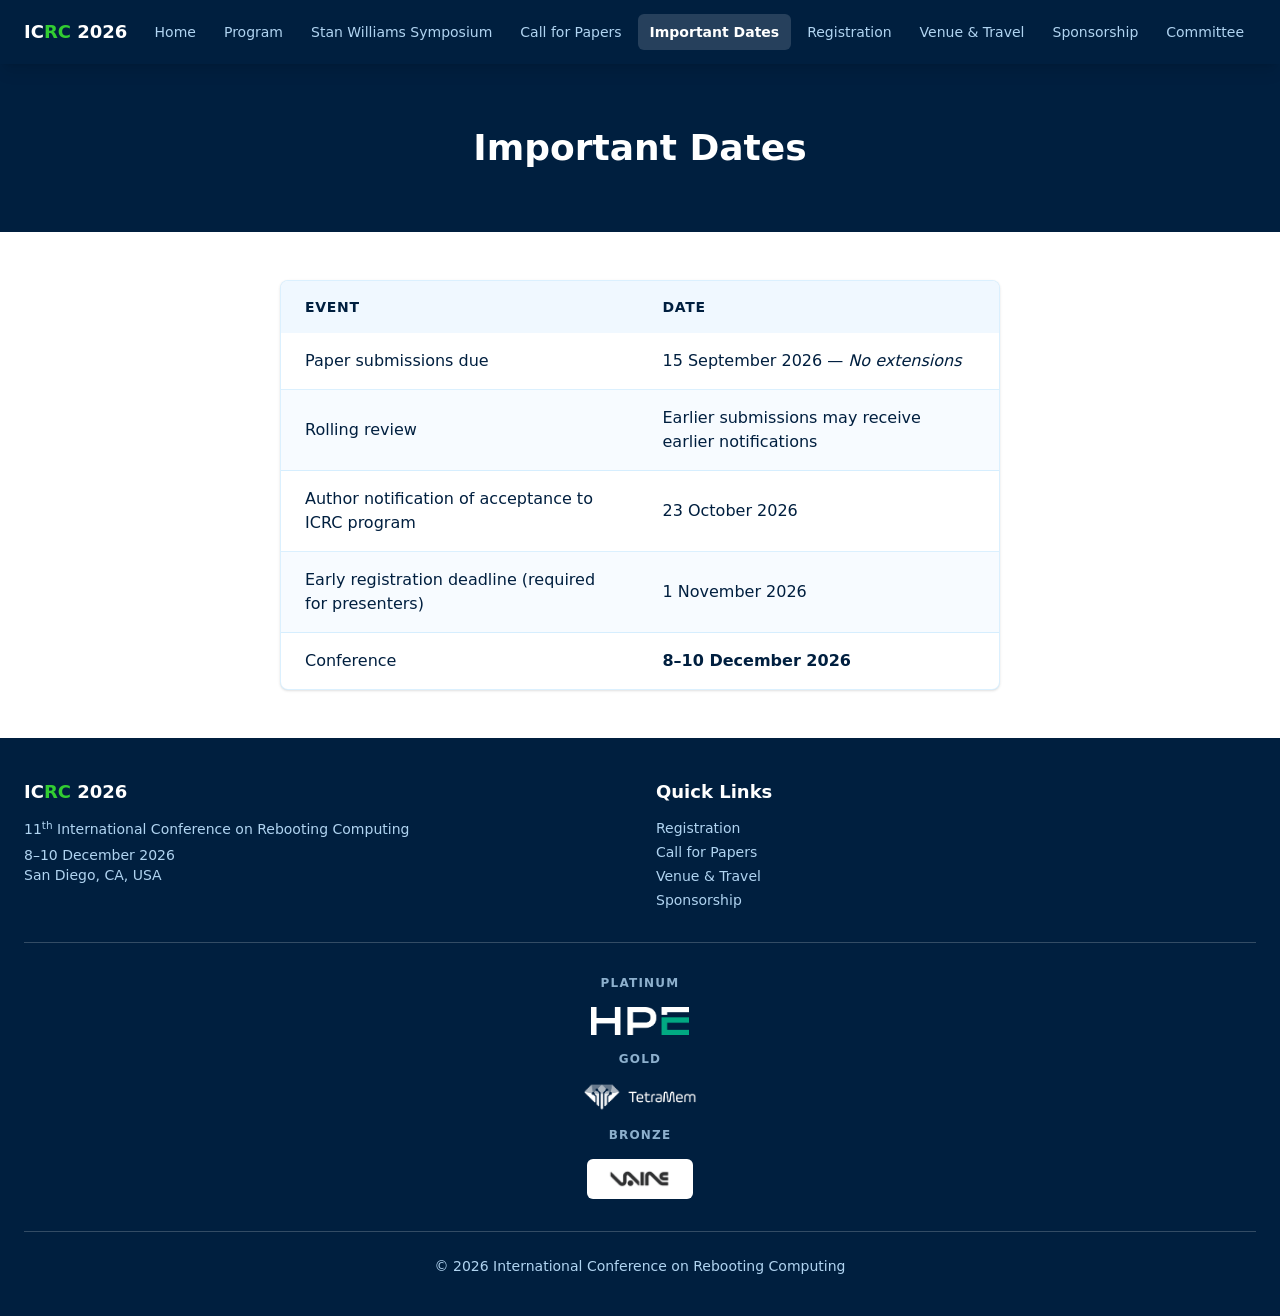
<file: important-dates/index.html>
<!DOCTYPE html><html lang="en"> <head><meta charset="utf-8"><meta name="viewport" content="width=device-width, initial-scale=1"><meta name="description" content="Key deadlines for ICRC 2026 paper submissions, registration, and conference dates."><meta name="theme-color" content="#001f3f"><meta name="robots" content="index, follow"><link rel="icon" type="image/svg+xml" href="/favicon.svg"><title>Important Dates — ICRC 2026</title><link rel="stylesheet" href="/_astro/BaseLayout.CGTMMxvr.css"></head> <body class="font-sans text-navy bg-white min-h-screen flex flex-col"> <a href="#main-content" class="skip-link">Skip to main content</a> <header class="bg-navy sticky top-0 z-50 shadow-lg"> <div class="max-w-7xl mx-auto px-4 sm:px-6"> <div class="flex items-center justify-between h-16"> <a href="/" class="text-white font-bold text-lg whitespace-nowrap hover:text-gold transition-colors">
IC<span class="text-gold">RC</span> 2026
</a>  <nav class="hidden lg:flex items-center space-x-1" aria-label="Main navigation"> <a href="/" class="px-3 py-2 text-sm rounded-md transition-colors whitespace-nowrap text-sky-light hover:text-white hover:bg-white/10"> Home </a><a href="/program" class="px-3 py-2 text-sm rounded-md transition-colors whitespace-nowrap text-sky-light hover:text-white hover:bg-white/10"> Program </a><a href="/symposium" class="px-3 py-2 text-sm rounded-md transition-colors whitespace-nowrap text-sky-light hover:text-white hover:bg-white/10"> Stan Williams Symposium </a><a href="/call-for-papers" class="px-3 py-2 text-sm rounded-md transition-colors whitespace-nowrap text-sky-light hover:text-white hover:bg-white/10"> Call for Papers </a><a href="/important-dates" class="px-3 py-2 text-sm rounded-md transition-colors whitespace-nowrap bg-white/15 text-white font-semibold"> Important Dates </a><a href="/registration" class="px-3 py-2 text-sm rounded-md transition-colors whitespace-nowrap text-sky-light hover:text-white hover:bg-white/10"> Registration </a><a href="/venue" class="px-3 py-2 text-sm rounded-md transition-colors whitespace-nowrap text-sky-light hover:text-white hover:bg-white/10"> Venue &amp; Travel </a><a href="/sponsorship" class="px-3 py-2 text-sm rounded-md transition-colors whitespace-nowrap text-sky-light hover:text-white hover:bg-white/10"> Sponsorship </a><a href="/committee" class="px-3 py-2 text-sm rounded-md transition-colors whitespace-nowrap text-sky-light hover:text-white hover:bg-white/10"> Committee </a> </nav>  <style>astro-island,astro-slot,astro-static-slot{display:contents}</style><script>(()=>{var e=async t=>{await(await t())()};(self.Astro||(self.Astro={})).load=e;window.dispatchEvent(new Event("astro:load"));})();</script><script>(()=>{var A=Object.defineProperty;var g=(i,o,a)=>o in i?A(i,o,{enumerable:!0,configurable:!0,writable:!0,value:a}):i[o]=a;var d=(i,o,a)=>g(i,typeof o!="symbol"?o+"":o,a);{let i={0:t=>m(t),1:t=>a(t),2:t=>new RegExp(t),3:t=>new Date(t),4:t=>new Map(a(t)),5:t=>new Set(a(t)),6:t=>BigInt(t),7:t=>new URL(t),8:t=>new Uint8Array(t),9:t=>new Uint16Array(t),10:t=>new Uint32Array(t),11:t=>Number.POSITIVE_INFINITY*t},o=t=>{let[l,e]=t;return l in i?i[l](e):void 0},a=t=>t.map(o),m=t=>typeof t!="object"||t===null?t:Object.fromEntries(Object.entries(t).map(([l,e])=>[l,o(e)]));class y extends HTMLElement{constructor(){super(...arguments);d(this,"Component");d(this,"hydrator");d(this,"hydrate",async()=>{var b;if(!this.hydrator||!this.isConnected)return;let e=(b=this.parentElement)==null?void 0:b.closest("astro-island[ssr]");if(e){e.addEventListener("astro:hydrate",this.hydrate,{once:!0});return}let c=this.querySelectorAll("astro-slot"),n={},h=this.querySelectorAll("template[data-astro-template]");for(let r of h){let s=r.closest(this.tagName);s!=null&&s.isSameNode(this)&&(n[r.getAttribute("data-astro-template")||"default"]=r.innerHTML,r.remove())}for(let r of c){let s=r.closest(this.tagName);s!=null&&s.isSameNode(this)&&(n[r.getAttribute("name")||"default"]=r.innerHTML)}let p;try{p=this.hasAttribute("props")?m(JSON.parse(this.getAttribute("props"))):{}}catch(r){let s=this.getAttribute("component-url")||"<unknown>",v=this.getAttribute("component-export");throw v&&(s+=` (export ${v})`),console.error(`[hydrate] Error parsing props for component ${s}`,this.getAttribute("props"),r),r}let u;await this.hydrator(this)(this.Component,p,n,{client:this.getAttribute("client")}),this.removeAttribute("ssr"),this.dispatchEvent(new CustomEvent("astro:hydrate"))});d(this,"unmount",()=>{this.isConnected||this.dispatchEvent(new CustomEvent("astro:unmount"))})}disconnectedCallback(){document.removeEventListener("astro:after-swap",this.unmount),document.addEventListener("astro:after-swap",this.unmount,{once:!0})}connectedCallback(){if(!this.hasAttribute("await-children")||document.readyState==="interactive"||document.readyState==="complete")this.childrenConnectedCallback();else{let e=()=>{document.removeEventListener("DOMContentLoaded",e),c.disconnect(),this.childrenConnectedCallback()},c=new MutationObserver(()=>{var n;((n=this.lastChild)==null?void 0:n.nodeType)===Node.COMMENT_NODE&&this.lastChild.nodeValue==="astro:end"&&(this.lastChild.remove(),e())});c.observe(this,{childList:!0}),document.addEventListener("DOMContentLoaded",e)}}async childrenConnectedCallback(){let e=this.getAttribute("before-hydration-url");e&&await import(e),this.start()}async start(){let e=JSON.parse(this.getAttribute("opts")),c=this.getAttribute("client");if(Astro[c]===void 0){window.addEventListener(`astro:${c}`,()=>this.start(),{once:!0});return}try{await Astro[c](async()=>{let n=this.getAttribute("renderer-url"),[h,{default:p}]=await Promise.all([import(this.getAttribute("component-url")),n?import(n):()=>()=>{}]),u=this.getAttribute("component-export")||"default";if(!u.includes("."))this.Component=h[u];else{this.Component=h;for(let f of u.split("."))this.Component=this.Component[f]}return this.hydrator=p,this.hydrate},e,this)}catch(n){console.error(`[astro-island] Error hydrating ${this.getAttribute("component-url")}`,n)}}attributeChangedCallback(){this.hydrate()}}d(y,"observedAttributes",["props"]),customElements.get("astro-island")||customElements.define("astro-island",y)}})();</script><astro-island uid="Z2eOBV8" prefix="r1" component-url="/_astro/MobileNav.B7amDoKf.js" component-export="default" renderer-url="/_astro/client.mxV3x1Xx.js" props="{}" ssr client="load" opts="{&quot;name&quot;:&quot;MobileNav&quot;,&quot;value&quot;:true}" await-children><button type="button" class="lg:hidden p-2 text-white" aria-expanded="false" aria-controls="mobile-menu" aria-label="Open navigation menu"><svg class="w-6 h-6" fill="none" viewBox="0 0 24 24" stroke="currentColor" aria-hidden="true"><path stroke-linecap="round" stroke-linejoin="round" stroke-width="2" d="M4 6h16M4 12h16M4 18h16"></path></svg></button><!--astro:end--></astro-island> </div> </div> </header> <main id="main-content" class="flex-1"> <section class="bg-navy text-white py-12 sm:py-16"> <div class="max-w-5xl mx-auto px-4 sm:px-6 text-center"> <h1 class="text-3xl sm:text-4xl font-bold">Important Dates</h1> </div> </section> <div class="max-w-3xl mx-auto px-4 sm:px-6 py-12"> <div class="bg-white rounded-lg shadow-sm border border-sky/30 overflow-hidden"> <table class="w-full"> <thead> <tr class="bg-alice"> <th class="text-left px-6 py-4 font-semibold text-navy text-sm uppercase tracking-wider" scope="col">Event</th> <th class="text-left px-6 py-4 font-semibold text-navy text-sm uppercase tracking-wider" scope="col">Date</th> </tr> </thead> <tbody class="divide-y divide-sky/30"> <tr> <td class="px-6 py-4 font-medium">Paper submissions due</td> <td class="px-6 py-4">15 September 2026 &mdash; <em>No extensions</em></td> </tr> <tr class="bg-alice/50"> <td class="px-6 py-4 font-medium">Rolling review</td> <td class="px-6 py-4">Earlier submissions may receive earlier notifications</td> </tr> <tr> <td class="px-6 py-4 font-medium">Author notification of acceptance to ICRC program</td> <td class="px-6 py-4">23 October 2026</td> </tr> <tr class="bg-alice/50"> <td class="px-6 py-4 font-medium">Early registration deadline (required for presenters)</td> <td class="px-6 py-4">1 November 2026</td> </tr> <tr> <td class="px-6 py-4 font-medium">Conference</td> <td class="px-6 py-4 font-bold text-navy">8&ndash;10 December 2026</td> </tr> </tbody> </table> </div> </div>  </main> <footer class="bg-navy text-sky-light"> <div class="max-w-7xl mx-auto px-4 sm:px-6 py-10"> <div class="grid grid-cols-1 md:grid-cols-2 gap-8"> <div> <h2 class="text-white font-bold text-lg mb-3">IC<span class="text-gold">RC</span> 2026</h2> <p class="text-sm leading-relaxed">
11<sup>th</sup> International Conference on Rebooting Computing
</p> <p class="text-sm mt-1">8&ndash;10 December 2026</p> <p class="text-sm">San Diego, CA, USA</p> </div> <div> <h2 class="text-white font-bold text-lg mb-3">Quick Links</h2> <ul class="space-y-1 text-sm"> <li><a href="/registration" class="hover:text-white transition-colors">Registration</a></li> <li><a href="/call-for-papers" class="hover:text-white transition-colors">Call for Papers</a></li> <li><a href="/venue" class="hover:text-white transition-colors">Venue & Travel</a></li> <li><a href="/sponsorship" class="hover:text-white transition-colors">Sponsorship</a></li> </ul> </div> </div> <div class="border-t border-white/20 mt-8 pt-8"> <div class="space-y-4"> <div class="text-center"> <p class="text-xs font-semibold uppercase tracking-widest text-sky-light/80 mb-4"> Platinum </p> <div class="flex flex-wrap items-center justify-center gap-x-10 gap-y-6"> <a href="https://www.hpe.com/" target="_blank" rel="noopener noreferrer" class="inline-flex items-center transition-opacity hover:opacity-80" aria-label="HPE"> <span class="inline-flex items-center"> <img src="/sponsors/hpe.png" alt="HPE logo" class="h-7 w-auto object-contain" loading="lazy"> </span> </a> </div> </div><div class="text-center"> <p class="text-xs font-semibold uppercase tracking-widest text-sky-light/80 mb-4"> Gold </p> <div class="flex flex-wrap items-center justify-center gap-x-10 gap-y-6"> <a href="https://www.tetramem.com/" target="_blank" rel="noopener noreferrer" class="inline-flex items-center transition-opacity hover:opacity-80" aria-label="TetraMem"> <span class="inline-flex items-center"> <img src="/sponsors/tetramem-horizontal-white.png" alt="TetraMem logo" class="h-7 w-auto object-contain" loading="lazy"> </span> </a> </div> </div><div class="text-center"> <p class="text-xs font-semibold uppercase tracking-widest text-sky-light/80 mb-4"> Bronze </p> <div class="flex flex-wrap items-center justify-center gap-x-10 gap-y-6"> <a href="https://www.vaire.co" target="_blank" rel="noopener noreferrer" class="inline-flex items-center transition-opacity hover:opacity-80" aria-label="Vaire Computing"> <span class="inline-flex items-center rounded-md bg-white px-4 py-2"> <img src="/sponsors/vaire.png" alt="Vaire Computing logo" class="h-6 w-auto object-contain" loading="lazy"> </span> </a> </div> </div> </div> </div> <div class="border-t border-white/20 mt-8 pt-6 text-center text-sm"> <p>&copy; 2026 International Conference on Rebooting Computing</p> </div> </div> </footer> </body></html>
</file>
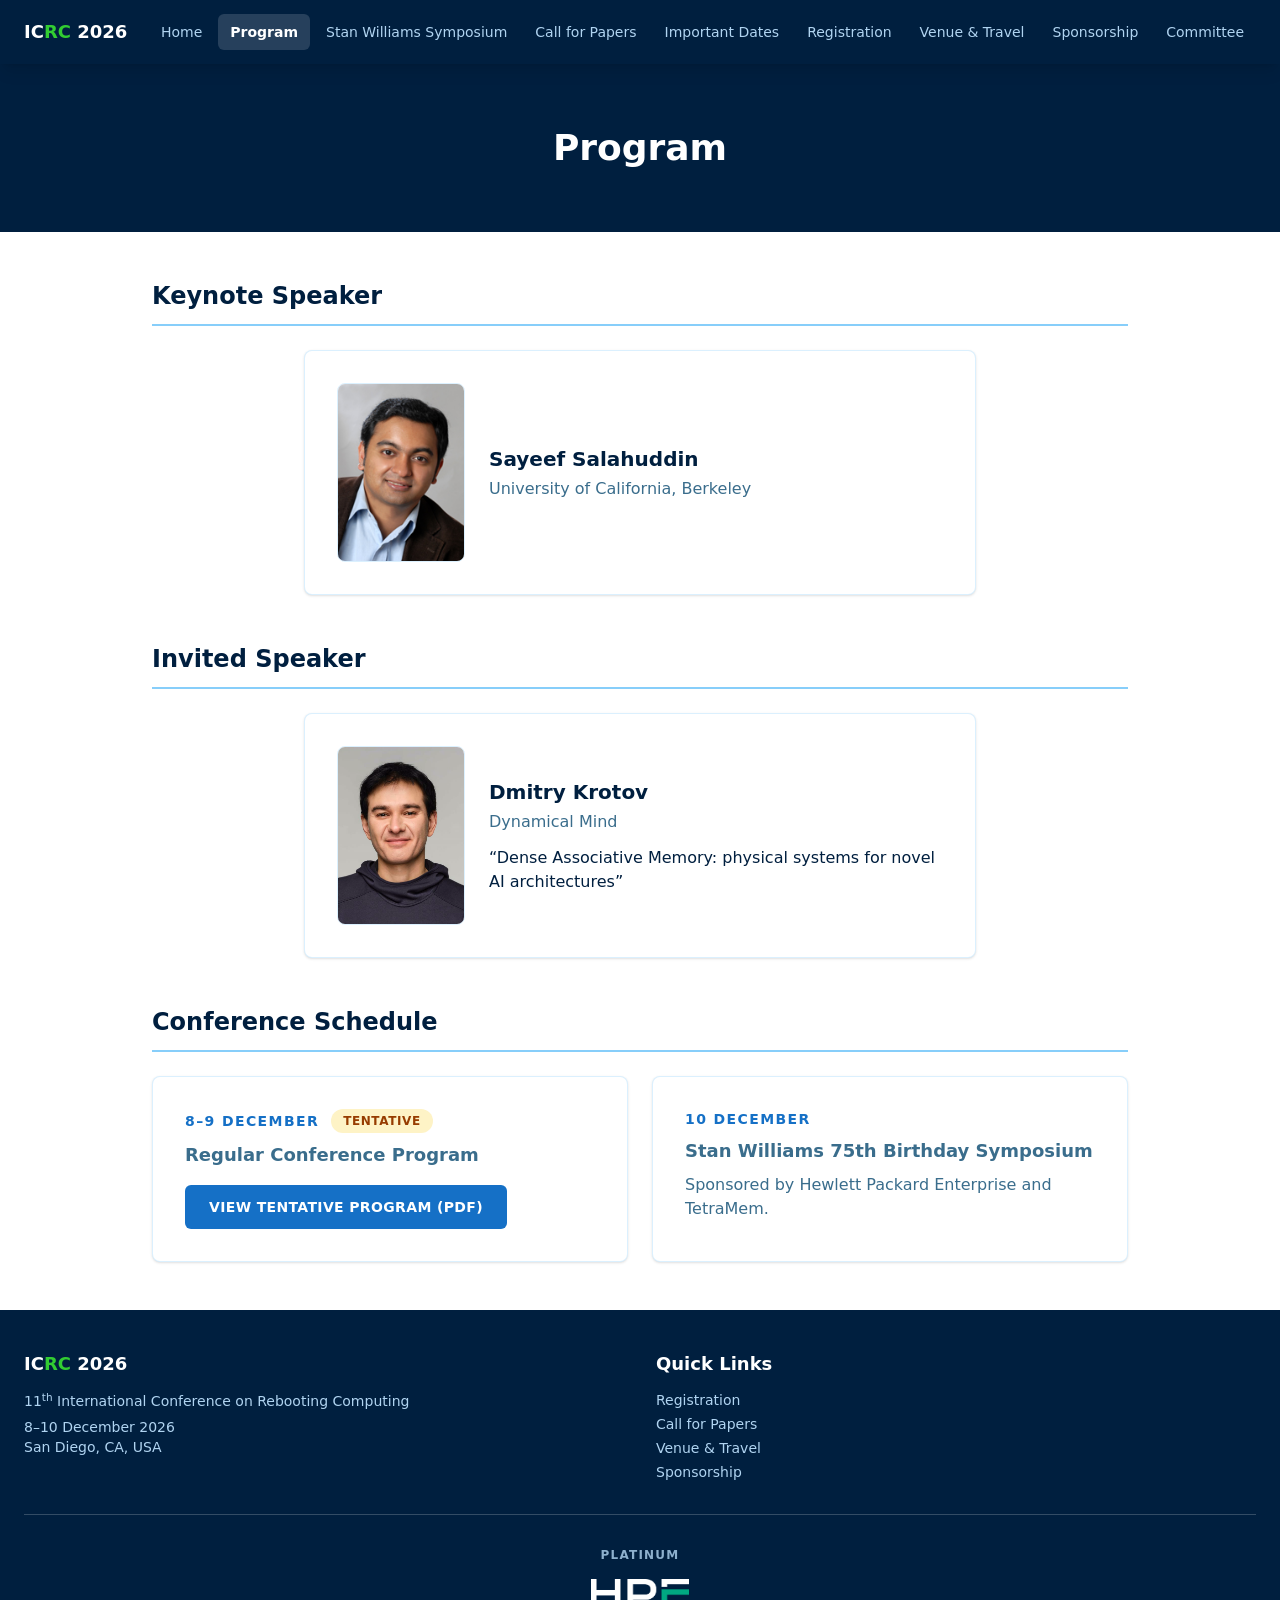
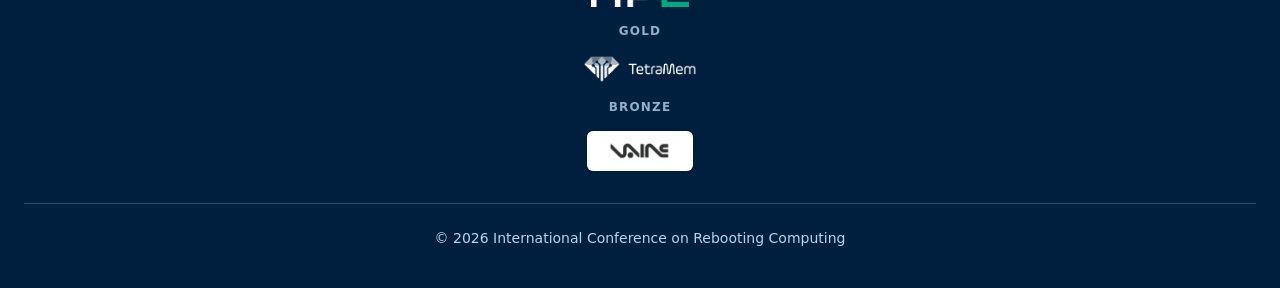
<file: program/index.html>
<!DOCTYPE html><html lang="en"> <head><meta charset="utf-8"><meta name="viewport" content="width=device-width, initial-scale=1"><meta name="description" content="Conference program and keynote speaker for ICRC 2026."><meta name="theme-color" content="#001f3f"><meta name="robots" content="index, follow"><link rel="icon" type="image/svg+xml" href="/favicon.svg"><title>Program — ICRC 2026</title><link rel="stylesheet" href="/_astro/BaseLayout.CGTMMxvr.css"></head> <body class="font-sans text-navy bg-white min-h-screen flex flex-col"> <a href="#main-content" class="skip-link">Skip to main content</a> <header class="bg-navy sticky top-0 z-50 shadow-lg"> <div class="max-w-7xl mx-auto px-4 sm:px-6"> <div class="flex items-center justify-between h-16"> <a href="/" class="text-white font-bold text-lg whitespace-nowrap hover:text-gold transition-colors">
IC<span class="text-gold">RC</span> 2026
</a>  <nav class="hidden lg:flex items-center space-x-1" aria-label="Main navigation"> <a href="/" class="px-3 py-2 text-sm rounded-md transition-colors whitespace-nowrap text-sky-light hover:text-white hover:bg-white/10"> Home </a><a href="/program" class="px-3 py-2 text-sm rounded-md transition-colors whitespace-nowrap bg-white/15 text-white font-semibold"> Program </a><a href="/symposium" class="px-3 py-2 text-sm rounded-md transition-colors whitespace-nowrap text-sky-light hover:text-white hover:bg-white/10"> Stan Williams Symposium </a><a href="/call-for-papers" class="px-3 py-2 text-sm rounded-md transition-colors whitespace-nowrap text-sky-light hover:text-white hover:bg-white/10"> Call for Papers </a><a href="/important-dates" class="px-3 py-2 text-sm rounded-md transition-colors whitespace-nowrap text-sky-light hover:text-white hover:bg-white/10"> Important Dates </a><a href="/registration" class="px-3 py-2 text-sm rounded-md transition-colors whitespace-nowrap text-sky-light hover:text-white hover:bg-white/10"> Registration </a><a href="/venue" class="px-3 py-2 text-sm rounded-md transition-colors whitespace-nowrap text-sky-light hover:text-white hover:bg-white/10"> Venue &amp; Travel </a><a href="/sponsorship" class="px-3 py-2 text-sm rounded-md transition-colors whitespace-nowrap text-sky-light hover:text-white hover:bg-white/10"> Sponsorship </a><a href="/committee" class="px-3 py-2 text-sm rounded-md transition-colors whitespace-nowrap text-sky-light hover:text-white hover:bg-white/10"> Committee </a> </nav>  <style>astro-island,astro-slot,astro-static-slot{display:contents}</style><script>(()=>{var e=async t=>{await(await t())()};(self.Astro||(self.Astro={})).load=e;window.dispatchEvent(new Event("astro:load"));})();</script><script>(()=>{var A=Object.defineProperty;var g=(i,o,a)=>o in i?A(i,o,{enumerable:!0,configurable:!0,writable:!0,value:a}):i[o]=a;var d=(i,o,a)=>g(i,typeof o!="symbol"?o+"":o,a);{let i={0:t=>m(t),1:t=>a(t),2:t=>new RegExp(t),3:t=>new Date(t),4:t=>new Map(a(t)),5:t=>new Set(a(t)),6:t=>BigInt(t),7:t=>new URL(t),8:t=>new Uint8Array(t),9:t=>new Uint16Array(t),10:t=>new Uint32Array(t),11:t=>Number.POSITIVE_INFINITY*t},o=t=>{let[l,e]=t;return l in i?i[l](e):void 0},a=t=>t.map(o),m=t=>typeof t!="object"||t===null?t:Object.fromEntries(Object.entries(t).map(([l,e])=>[l,o(e)]));class y extends HTMLElement{constructor(){super(...arguments);d(this,"Component");d(this,"hydrator");d(this,"hydrate",async()=>{var b;if(!this.hydrator||!this.isConnected)return;let e=(b=this.parentElement)==null?void 0:b.closest("astro-island[ssr]");if(e){e.addEventListener("astro:hydrate",this.hydrate,{once:!0});return}let c=this.querySelectorAll("astro-slot"),n={},h=this.querySelectorAll("template[data-astro-template]");for(let r of h){let s=r.closest(this.tagName);s!=null&&s.isSameNode(this)&&(n[r.getAttribute("data-astro-template")||"default"]=r.innerHTML,r.remove())}for(let r of c){let s=r.closest(this.tagName);s!=null&&s.isSameNode(this)&&(n[r.getAttribute("name")||"default"]=r.innerHTML)}let p;try{p=this.hasAttribute("props")?m(JSON.parse(this.getAttribute("props"))):{}}catch(r){let s=this.getAttribute("component-url")||"<unknown>",v=this.getAttribute("component-export");throw v&&(s+=` (export ${v})`),console.error(`[hydrate] Error parsing props for component ${s}`,this.getAttribute("props"),r),r}let u;await this.hydrator(this)(this.Component,p,n,{client:this.getAttribute("client")}),this.removeAttribute("ssr"),this.dispatchEvent(new CustomEvent("astro:hydrate"))});d(this,"unmount",()=>{this.isConnected||this.dispatchEvent(new CustomEvent("astro:unmount"))})}disconnectedCallback(){document.removeEventListener("astro:after-swap",this.unmount),document.addEventListener("astro:after-swap",this.unmount,{once:!0})}connectedCallback(){if(!this.hasAttribute("await-children")||document.readyState==="interactive"||document.readyState==="complete")this.childrenConnectedCallback();else{let e=()=>{document.removeEventListener("DOMContentLoaded",e),c.disconnect(),this.childrenConnectedCallback()},c=new MutationObserver(()=>{var n;((n=this.lastChild)==null?void 0:n.nodeType)===Node.COMMENT_NODE&&this.lastChild.nodeValue==="astro:end"&&(this.lastChild.remove(),e())});c.observe(this,{childList:!0}),document.addEventListener("DOMContentLoaded",e)}}async childrenConnectedCallback(){let e=this.getAttribute("before-hydration-url");e&&await import(e),this.start()}async start(){let e=JSON.parse(this.getAttribute("opts")),c=this.getAttribute("client");if(Astro[c]===void 0){window.addEventListener(`astro:${c}`,()=>this.start(),{once:!0});return}try{await Astro[c](async()=>{let n=this.getAttribute("renderer-url"),[h,{default:p}]=await Promise.all([import(this.getAttribute("component-url")),n?import(n):()=>()=>{}]),u=this.getAttribute("component-export")||"default";if(!u.includes("."))this.Component=h[u];else{this.Component=h;for(let f of u.split("."))this.Component=this.Component[f]}return this.hydrator=p,this.hydrate},e,this)}catch(n){console.error(`[astro-island] Error hydrating ${this.getAttribute("component-url")}`,n)}}attributeChangedCallback(){this.hydrate()}}d(y,"observedAttributes",["props"]),customElements.get("astro-island")||customElements.define("astro-island",y)}})();</script><astro-island uid="Z2eOBV8" prefix="r1" component-url="/_astro/MobileNav.B7amDoKf.js" component-export="default" renderer-url="/_astro/client.mxV3x1Xx.js" props="{}" ssr client="load" opts="{&quot;name&quot;:&quot;MobileNav&quot;,&quot;value&quot;:true}" await-children><button type="button" class="lg:hidden p-2 text-white" aria-expanded="false" aria-controls="mobile-menu" aria-label="Open navigation menu"><svg class="w-6 h-6" fill="none" viewBox="0 0 24 24" stroke="currentColor" aria-hidden="true"><path stroke-linecap="round" stroke-linejoin="round" stroke-width="2" d="M4 6h16M4 12h16M4 18h16"></path></svg></button><!--astro:end--></astro-island> </div> </div> </header> <main id="main-content" class="flex-1"> <section class="bg-navy text-white py-12 sm:py-16"> <div class="max-w-5xl mx-auto px-4 sm:px-6 text-center"> <h1 class="text-3xl sm:text-4xl font-bold">Program</h1> </div> </section> <div class="max-w-5xl mx-auto px-4 sm:px-6 py-12 space-y-12">  <section> <h2 class="text-2xl font-bold mb-6 border-b-2 border-sky pb-3">Keynote Speaker</h2> <div class="bg-white rounded-lg shadow-sm border border-sky/30 p-6 sm:p-8 max-w-2xl mx-auto flex flex-col sm:flex-row items-center gap-6"> <img src="/speakers/salahuddin.jpg" alt="Portrait of Sayeef Salahuddin" width="150" height="210" class="w-32 aspect-[5/7] object-cover rounded-lg border border-sky/30 shrink-0" loading="lazy"> <div class="text-center sm:text-left"> <p class="text-xl font-bold text-navy">Sayeef Salahuddin</p> <p class="text-steel mt-1">University of California, Berkeley</p>  </div> </div> </section>  <section> <h2 class="text-2xl font-bold mb-6 border-b-2 border-sky pb-3">Invited Speaker</h2> <div class="space-y-6"> <div class="bg-white rounded-lg shadow-sm border border-sky/30 p-6 sm:p-8 max-w-2xl mx-auto flex flex-col sm:flex-row items-center gap-6"> <img src="/speakers/krotov.jpg" alt="Portrait of Dmitry Krotov" width="150" height="210" class="w-32 aspect-[5/7] object-cover rounded-lg border border-sky/30 shrink-0" loading="lazy"> <div class="text-center sm:text-left"> <p class="text-xl font-bold text-navy">Dmitry Krotov</p> <p class="text-steel mt-1">Dynamical Mind</p> <p class="mt-3 text-navy">&ldquo;Dense Associative Memory: physical systems for novel AI architectures&rdquo;</p> </div> </div> </div> </section>  <section> <h2 class="text-2xl font-bold mb-6 border-b-2 border-sky pb-3">Conference Schedule</h2> <div class="grid gap-6 sm:grid-cols-2"> <div class="bg-white rounded-lg shadow-sm border border-sky/30 p-6 sm:p-8"> <div class="flex items-center gap-3"> <p class="text-sm font-semibold uppercase tracking-widest text-blue">8&ndash;9 December</p> <span class="bg-amber-100 text-amber-800 text-xs font-bold uppercase tracking-wider px-3 py-1 rounded-full">Tentative</span> </div> <h3 class="mt-2 text-lg font-bold text-steel">Regular Conference Program</h3> <a href="/ICRC_2026_Program.pdf" target="_blank" rel="noopener noreferrer" class="mt-4 inline-block bg-blue hover:bg-blue-dark text-white font-bold px-6 py-3 rounded-md transition-colors text-sm uppercase tracking-wide">View tentative program (PDF)</a> </div> <div class="bg-white rounded-lg shadow-sm border border-sky/30 p-6 sm:p-8"> <p class="text-sm font-semibold uppercase tracking-widest text-blue">10 December</p> <h3 class="mt-2 text-lg font-bold text-steel">Stan Williams 75th Birthday Symposium</h3> <p class="mt-2 text-steel">Sponsored by Hewlett Packard Enterprise and TetraMem.</p> </div> </div> </section> </div>  </main> <footer class="bg-navy text-sky-light"> <div class="max-w-7xl mx-auto px-4 sm:px-6 py-10"> <div class="grid grid-cols-1 md:grid-cols-2 gap-8"> <div> <h2 class="text-white font-bold text-lg mb-3">IC<span class="text-gold">RC</span> 2026</h2> <p class="text-sm leading-relaxed">
11<sup>th</sup> International Conference on Rebooting Computing
</p> <p class="text-sm mt-1">8&ndash;10 December 2026</p> <p class="text-sm">San Diego, CA, USA</p> </div> <div> <h2 class="text-white font-bold text-lg mb-3">Quick Links</h2> <ul class="space-y-1 text-sm"> <li><a href="/registration" class="hover:text-white transition-colors">Registration</a></li> <li><a href="/call-for-papers" class="hover:text-white transition-colors">Call for Papers</a></li> <li><a href="/venue" class="hover:text-white transition-colors">Venue & Travel</a></li> <li><a href="/sponsorship" class="hover:text-white transition-colors">Sponsorship</a></li> </ul> </div> </div> <div class="border-t border-white/20 mt-8 pt-8"> <div class="space-y-4"> <div class="text-center"> <p class="text-xs font-semibold uppercase tracking-widest text-sky-light/80 mb-4"> Platinum </p> <div class="flex flex-wrap items-center justify-center gap-x-10 gap-y-6"> <a href="https://www.hpe.com/" target="_blank" rel="noopener noreferrer" class="inline-flex items-center transition-opacity hover:opacity-80" aria-label="HPE"> <span class="inline-flex items-center"> <img src="/sponsors/hpe.png" alt="HPE logo" class="h-7 w-auto object-contain" loading="lazy"> </span> </a> </div> </div><div class="text-center"> <p class="text-xs font-semibold uppercase tracking-widest text-sky-light/80 mb-4"> Gold </p> <div class="flex flex-wrap items-center justify-center gap-x-10 gap-y-6"> <a href="https://www.tetramem.com/" target="_blank" rel="noopener noreferrer" class="inline-flex items-center transition-opacity hover:opacity-80" aria-label="TetraMem"> <span class="inline-flex items-center"> <img src="/sponsors/tetramem-horizontal-white.png" alt="TetraMem logo" class="h-7 w-auto object-contain" loading="lazy"> </span> </a> </div> </div><div class="text-center"> <p class="text-xs font-semibold uppercase tracking-widest text-sky-light/80 mb-4"> Bronze </p> <div class="flex flex-wrap items-center justify-center gap-x-10 gap-y-6"> <a href="https://www.vaire.co" target="_blank" rel="noopener noreferrer" class="inline-flex items-center transition-opacity hover:opacity-80" aria-label="Vaire Computing"> <span class="inline-flex items-center rounded-md bg-white px-4 py-2"> <img src="/sponsors/vaire.png" alt="Vaire Computing logo" class="h-6 w-auto object-contain" loading="lazy"> </span> </a> </div> </div> </div> </div> <div class="border-t border-white/20 mt-8 pt-6 text-center text-sm"> <p>&copy; 2026 International Conference on Rebooting Computing</p> </div> </div> </footer> </body></html>
</file>
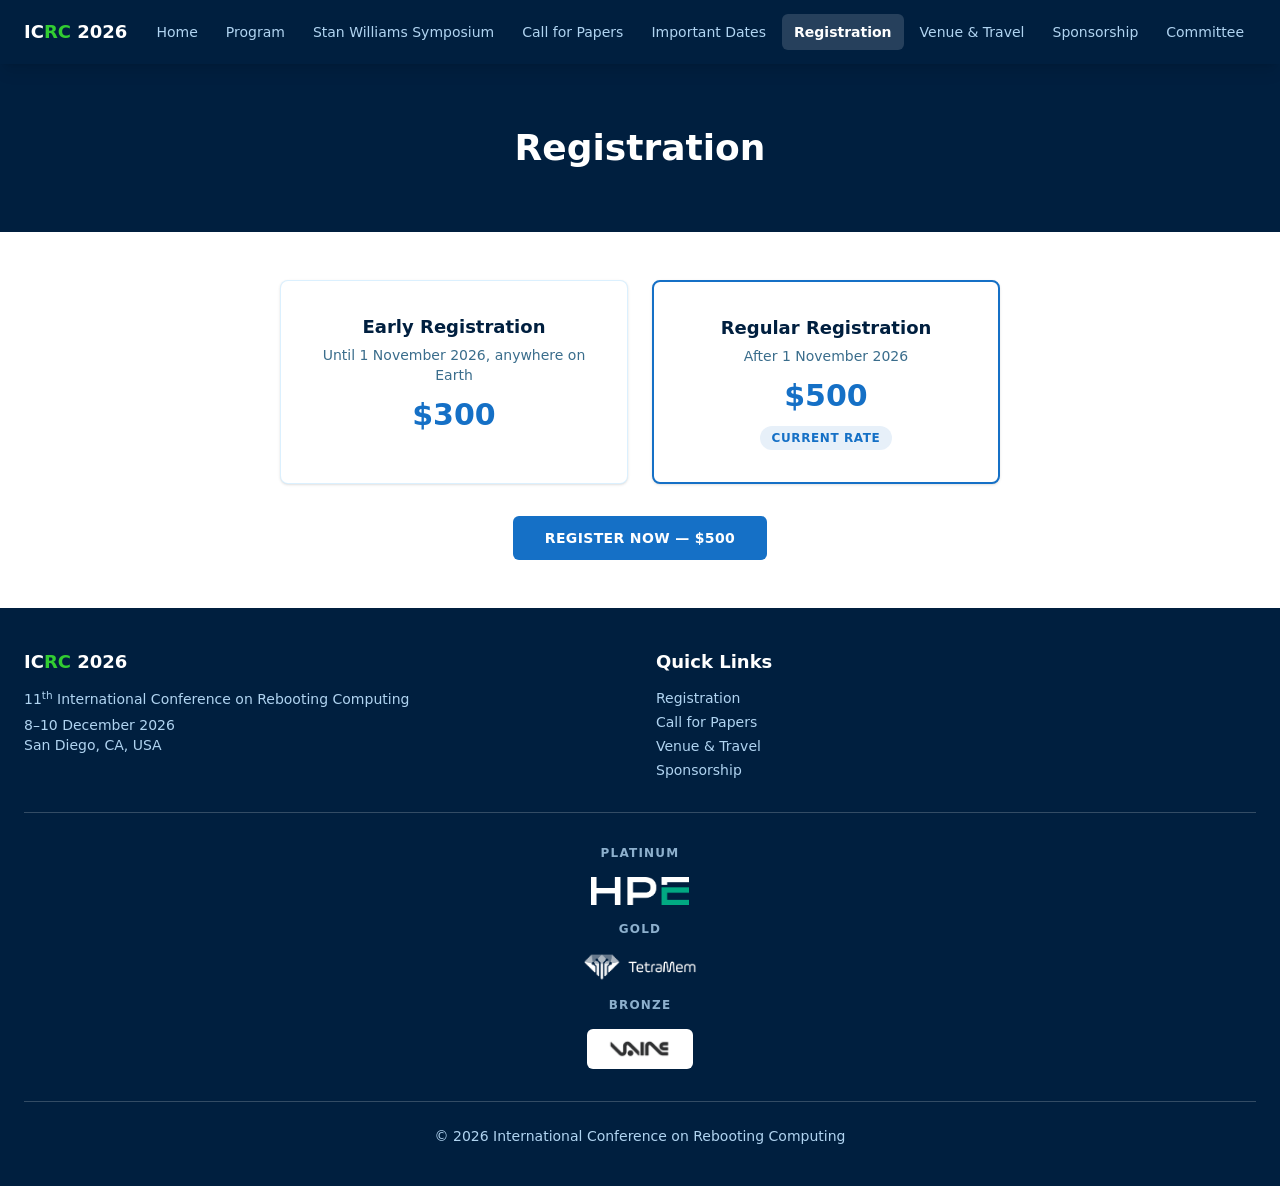
<file: registration/index.html>
<!DOCTYPE html><html lang="en"> <head><meta charset="utf-8"><meta name="viewport" content="width=device-width, initial-scale=1"><meta name="description" content="Register for ICRC 2026 in San Diego, CA."><meta name="theme-color" content="#001f3f"><meta name="robots" content="index, follow"><link rel="icon" type="image/svg+xml" href="/favicon.svg"><title>Registration — ICRC 2026</title><link rel="stylesheet" href="/_astro/BaseLayout.CGTMMxvr.css">
<style>[data-astro-cid-6ubmnb5e][data-rate=early] [data-astro-cid-6ubmnb5e][data-when=regular],[data-astro-cid-6ubmnb5e][data-rate=regular] [data-astro-cid-6ubmnb5e][data-when=early],[data-astro-cid-6ubmnb5e][data-rate=both] .rate-badge[data-astro-cid-6ubmnb5e]{display:none}[data-astro-cid-6ubmnb5e][data-rate=early] [data-astro-cid-6ubmnb5e][data-rate-card=early],[data-astro-cid-6ubmnb5e][data-rate=regular] [data-astro-cid-6ubmnb5e][data-rate-card=regular]{border-color:var(--color-blue);border-width:2px}
</style></head> <body class="font-sans text-navy bg-white min-h-screen flex flex-col"> <a href="#main-content" class="skip-link">Skip to main content</a> <header class="bg-navy sticky top-0 z-50 shadow-lg"> <div class="max-w-7xl mx-auto px-4 sm:px-6"> <div class="flex items-center justify-between h-16"> <a href="/" class="text-white font-bold text-lg whitespace-nowrap hover:text-gold transition-colors">
IC<span class="text-gold">RC</span> 2026
</a>  <nav class="hidden lg:flex items-center space-x-1" aria-label="Main navigation"> <a href="/" class="px-3 py-2 text-sm rounded-md transition-colors whitespace-nowrap text-sky-light hover:text-white hover:bg-white/10"> Home </a><a href="/program" class="px-3 py-2 text-sm rounded-md transition-colors whitespace-nowrap text-sky-light hover:text-white hover:bg-white/10"> Program </a><a href="/symposium" class="px-3 py-2 text-sm rounded-md transition-colors whitespace-nowrap text-sky-light hover:text-white hover:bg-white/10"> Stan Williams Symposium </a><a href="/call-for-papers" class="px-3 py-2 text-sm rounded-md transition-colors whitespace-nowrap text-sky-light hover:text-white hover:bg-white/10"> Call for Papers </a><a href="/important-dates" class="px-3 py-2 text-sm rounded-md transition-colors whitespace-nowrap text-sky-light hover:text-white hover:bg-white/10"> Important Dates </a><a href="/registration" class="px-3 py-2 text-sm rounded-md transition-colors whitespace-nowrap bg-white/15 text-white font-semibold"> Registration </a><a href="/venue" class="px-3 py-2 text-sm rounded-md transition-colors whitespace-nowrap text-sky-light hover:text-white hover:bg-white/10"> Venue &amp; Travel </a><a href="/sponsorship" class="px-3 py-2 text-sm rounded-md transition-colors whitespace-nowrap text-sky-light hover:text-white hover:bg-white/10"> Sponsorship </a><a href="/committee" class="px-3 py-2 text-sm rounded-md transition-colors whitespace-nowrap text-sky-light hover:text-white hover:bg-white/10"> Committee </a> </nav>  <style>astro-island,astro-slot,astro-static-slot{display:contents}</style><script>(()=>{var e=async t=>{await(await t())()};(self.Astro||(self.Astro={})).load=e;window.dispatchEvent(new Event("astro:load"));})();</script><script>(()=>{var A=Object.defineProperty;var g=(i,o,a)=>o in i?A(i,o,{enumerable:!0,configurable:!0,writable:!0,value:a}):i[o]=a;var d=(i,o,a)=>g(i,typeof o!="symbol"?o+"":o,a);{let i={0:t=>m(t),1:t=>a(t),2:t=>new RegExp(t),3:t=>new Date(t),4:t=>new Map(a(t)),5:t=>new Set(a(t)),6:t=>BigInt(t),7:t=>new URL(t),8:t=>new Uint8Array(t),9:t=>new Uint16Array(t),10:t=>new Uint32Array(t),11:t=>Number.POSITIVE_INFINITY*t},o=t=>{let[l,e]=t;return l in i?i[l](e):void 0},a=t=>t.map(o),m=t=>typeof t!="object"||t===null?t:Object.fromEntries(Object.entries(t).map(([l,e])=>[l,o(e)]));class y extends HTMLElement{constructor(){super(...arguments);d(this,"Component");d(this,"hydrator");d(this,"hydrate",async()=>{var b;if(!this.hydrator||!this.isConnected)return;let e=(b=this.parentElement)==null?void 0:b.closest("astro-island[ssr]");if(e){e.addEventListener("astro:hydrate",this.hydrate,{once:!0});return}let c=this.querySelectorAll("astro-slot"),n={},h=this.querySelectorAll("template[data-astro-template]");for(let r of h){let s=r.closest(this.tagName);s!=null&&s.isSameNode(this)&&(n[r.getAttribute("data-astro-template")||"default"]=r.innerHTML,r.remove())}for(let r of c){let s=r.closest(this.tagName);s!=null&&s.isSameNode(this)&&(n[r.getAttribute("name")||"default"]=r.innerHTML)}let p;try{p=this.hasAttribute("props")?m(JSON.parse(this.getAttribute("props"))):{}}catch(r){let s=this.getAttribute("component-url")||"<unknown>",v=this.getAttribute("component-export");throw v&&(s+=` (export ${v})`),console.error(`[hydrate] Error parsing props for component ${s}`,this.getAttribute("props"),r),r}let u;await this.hydrator(this)(this.Component,p,n,{client:this.getAttribute("client")}),this.removeAttribute("ssr"),this.dispatchEvent(new CustomEvent("astro:hydrate"))});d(this,"unmount",()=>{this.isConnected||this.dispatchEvent(new CustomEvent("astro:unmount"))})}disconnectedCallback(){document.removeEventListener("astro:after-swap",this.unmount),document.addEventListener("astro:after-swap",this.unmount,{once:!0})}connectedCallback(){if(!this.hasAttribute("await-children")||document.readyState==="interactive"||document.readyState==="complete")this.childrenConnectedCallback();else{let e=()=>{document.removeEventListener("DOMContentLoaded",e),c.disconnect(),this.childrenConnectedCallback()},c=new MutationObserver(()=>{var n;((n=this.lastChild)==null?void 0:n.nodeType)===Node.COMMENT_NODE&&this.lastChild.nodeValue==="astro:end"&&(this.lastChild.remove(),e())});c.observe(this,{childList:!0}),document.addEventListener("DOMContentLoaded",e)}}async childrenConnectedCallback(){let e=this.getAttribute("before-hydration-url");e&&await import(e),this.start()}async start(){let e=JSON.parse(this.getAttribute("opts")),c=this.getAttribute("client");if(Astro[c]===void 0){window.addEventListener(`astro:${c}`,()=>this.start(),{once:!0});return}try{await Astro[c](async()=>{let n=this.getAttribute("renderer-url"),[h,{default:p}]=await Promise.all([import(this.getAttribute("component-url")),n?import(n):()=>()=>{}]),u=this.getAttribute("component-export")||"default";if(!u.includes("."))this.Component=h[u];else{this.Component=h;for(let f of u.split("."))this.Component=this.Component[f]}return this.hydrator=p,this.hydrate},e,this)}catch(n){console.error(`[astro-island] Error hydrating ${this.getAttribute("component-url")}`,n)}}attributeChangedCallback(){this.hydrate()}}d(y,"observedAttributes",["props"]),customElements.get("astro-island")||customElements.define("astro-island",y)}})();</script><astro-island uid="Z2eOBV8" prefix="r1" component-url="/_astro/MobileNav.B7amDoKf.js" component-export="default" renderer-url="/_astro/client.mxV3x1Xx.js" props="{}" ssr client="load" opts="{&quot;name&quot;:&quot;MobileNav&quot;,&quot;value&quot;:true}" await-children><button type="button" class="lg:hidden p-2 text-white" aria-expanded="false" aria-controls="mobile-menu" aria-label="Open navigation menu"><svg class="w-6 h-6" fill="none" viewBox="0 0 24 24" stroke="currentColor" aria-hidden="true"><path stroke-linecap="round" stroke-linejoin="round" stroke-width="2" d="M4 6h16M4 12h16M4 18h16"></path></svg></button><!--astro:end--></astro-island> </div> </div> </header> <main id="main-content" class="flex-1"> <section class="bg-navy text-white py-12 sm:py-16" data-astro-cid-6ubmnb5e> <div class="max-w-5xl mx-auto px-4 sm:px-6 text-center" data-astro-cid-6ubmnb5e> <h1 class="text-3xl sm:text-4xl font-bold" data-astro-cid-6ubmnb5e>Registration</h1> </div> </section> <div class="max-w-3xl mx-auto px-4 sm:px-6 py-12 space-y-8" data-rate="both" data-astro-cid-6ubmnb5e>  <div class="grid gap-6 sm:grid-cols-2" data-astro-cid-6ubmnb5e> <div class="rate-card bg-white rounded-lg shadow-sm p-6 sm:p-8 text-center border border-sky/30" data-rate-card="early" data-astro-cid-6ubmnb5e> <h2 class="text-lg font-bold text-navy" data-astro-cid-6ubmnb5e>Early Registration</h2> <p class="mt-1 text-sm text-steel" data-astro-cid-6ubmnb5e>Until 1 November 2026, anywhere on Earth</p> <p class="mt-3 text-3xl font-bold text-blue" data-astro-cid-6ubmnb5e>$300</p> <p class="rate-badge mt-3 inline-block bg-blue/10 text-blue text-xs font-bold uppercase tracking-wider px-3 py-1 rounded-full" data-when="early" data-astro-cid-6ubmnb5e>
Current rate
</p> </div><div class="rate-card bg-white rounded-lg shadow-sm p-6 sm:p-8 text-center border border-sky/30" data-rate-card="regular" data-astro-cid-6ubmnb5e> <h2 class="text-lg font-bold text-navy" data-astro-cid-6ubmnb5e>Regular Registration</h2> <p class="mt-1 text-sm text-steel" data-astro-cid-6ubmnb5e>After 1 November 2026</p> <p class="mt-3 text-3xl font-bold text-blue" data-astro-cid-6ubmnb5e>$500</p> <p class="rate-badge mt-3 inline-block bg-blue/10 text-blue text-xs font-bold uppercase tracking-wider px-3 py-1 rounded-full" data-when="regular" data-astro-cid-6ubmnb5e>
Current rate
</p> </div> </div>  <div class="text-center" data-astro-cid-6ubmnb5e> <div class="flex flex-wrap justify-center gap-4" data-astro-cid-6ubmnb5e> <div data-when="early" data-astro-cid-6ubmnb5e> <form action="https://Simplecheckout.authorize.net/payment/CatalogPayment.aspx" method="post" target="_blank" rel="noopener"> <input type="hidden" name="LinkId" value="672bf0e7-4253-45e3-aee9-37b45dfc46b4"> <button type="submit" class="inline-block bg-blue hover:bg-blue-dark text-white font-bold px-8 py-3 rounded-md transition-colors text-sm uppercase tracking-wide cursor-pointer"> Register Now — $300 </button> </form> </div><div data-when="regular" data-astro-cid-6ubmnb5e> <form action="https://Simplecheckout.authorize.net/payment/CatalogPayment.aspx" method="post" target="_blank" rel="noopener"> <input type="hidden" name="LinkId" value="4e63d5f5-e37d-40ac-be3f-f90909b0e807"> <button type="submit" class="inline-block bg-blue hover:bg-blue-dark text-white font-bold px-8 py-3 rounded-md transition-colors text-sm uppercase tracking-wide cursor-pointer"> Register Now — $500 </button> </form> </div> </div>  <noscript> <p class="mt-4 text-sm text-steel max-w-xl mx-auto" data-astro-cid-6ubmnb5e>
Both rates are shown because JavaScript is disabled in your browser. The
          early rate applies until 2 November 2026 at 12:00 UTC; the regular rate applies after
          that.  <strong class="font-semibold text-navy" data-astro-cid-6ubmnb5e>
Registrations submitted through the early-bird link after that time will
            not be accepted.
</strong> </p> </noscript> </div> </div>  </main> <footer class="bg-navy text-sky-light"> <div class="max-w-7xl mx-auto px-4 sm:px-6 py-10"> <div class="grid grid-cols-1 md:grid-cols-2 gap-8"> <div> <h2 class="text-white font-bold text-lg mb-3">IC<span class="text-gold">RC</span> 2026</h2> <p class="text-sm leading-relaxed">
11<sup>th</sup> International Conference on Rebooting Computing
</p> <p class="text-sm mt-1">8&ndash;10 December 2026</p> <p class="text-sm">San Diego, CA, USA</p> </div> <div> <h2 class="text-white font-bold text-lg mb-3">Quick Links</h2> <ul class="space-y-1 text-sm"> <li><a href="/registration" class="hover:text-white transition-colors">Registration</a></li> <li><a href="/call-for-papers" class="hover:text-white transition-colors">Call for Papers</a></li> <li><a href="/venue" class="hover:text-white transition-colors">Venue & Travel</a></li> <li><a href="/sponsorship" class="hover:text-white transition-colors">Sponsorship</a></li> </ul> </div> </div> <div class="border-t border-white/20 mt-8 pt-8"> <div class="space-y-4"> <div class="text-center"> <p class="text-xs font-semibold uppercase tracking-widest text-sky-light/80 mb-4"> Platinum </p> <div class="flex flex-wrap items-center justify-center gap-x-10 gap-y-6"> <a href="https://www.hpe.com/" target="_blank" rel="noopener noreferrer" class="inline-flex items-center transition-opacity hover:opacity-80" aria-label="HPE"> <span class="inline-flex items-center"> <img src="/sponsors/hpe.png" alt="HPE logo" class="h-7 w-auto object-contain" loading="lazy"> </span> </a> </div> </div><div class="text-center"> <p class="text-xs font-semibold uppercase tracking-widest text-sky-light/80 mb-4"> Gold </p> <div class="flex flex-wrap items-center justify-center gap-x-10 gap-y-6"> <a href="https://www.tetramem.com/" target="_blank" rel="noopener noreferrer" class="inline-flex items-center transition-opacity hover:opacity-80" aria-label="TetraMem"> <span class="inline-flex items-center"> <img src="/sponsors/tetramem-horizontal-white.png" alt="TetraMem logo" class="h-7 w-auto object-contain" loading="lazy"> </span> </a> </div> </div><div class="text-center"> <p class="text-xs font-semibold uppercase tracking-widest text-sky-light/80 mb-4"> Bronze </p> <div class="flex flex-wrap items-center justify-center gap-x-10 gap-y-6"> <a href="https://www.vaire.co" target="_blank" rel="noopener noreferrer" class="inline-flex items-center transition-opacity hover:opacity-80" aria-label="Vaire Computing"> <span class="inline-flex items-center rounded-md bg-white px-4 py-2"> <img src="/sponsors/vaire.png" alt="Vaire Computing logo" class="h-6 w-auto object-contain" loading="lazy"> </span> </a> </div> </div> </div> </div> <div class="border-t border-white/20 mt-8 pt-6 text-center text-sm"> <p>&copy; 2026 International Conference on Rebooting Computing</p> </div> </div> </footer> </body></html>  <script>(function(){const CUTOFF_ISO = "2026-11-02T12:00:00Z";

  (function () {
    var root = document.querySelector("[data-rate]");
    if (!root) return;
    var cutoff = Date.parse(CUTOFF_ISO);

    function apply(now) {
      root.dataset.rate = now >= cutoff ? "regular" : "early";
    }

    // Paint immediately from the visitor's clock so there is no flash...
    apply(Date.now());

    // ...then correct it against the server's clock, which the visitor does not
    // control. GitHub Pages returns a Date header on every response.
    fetch(location.pathname, { method: "HEAD", cache: "no-store" })
      .then(function (res) {
        var served = Date.parse(res.headers.get("date") || "");
        if (!isNaN(served)) apply(served);
      })
      .catch(function () {
        /* offline or blocked — the local-clock result stands */
      });
  })();
})();</script>
</file>
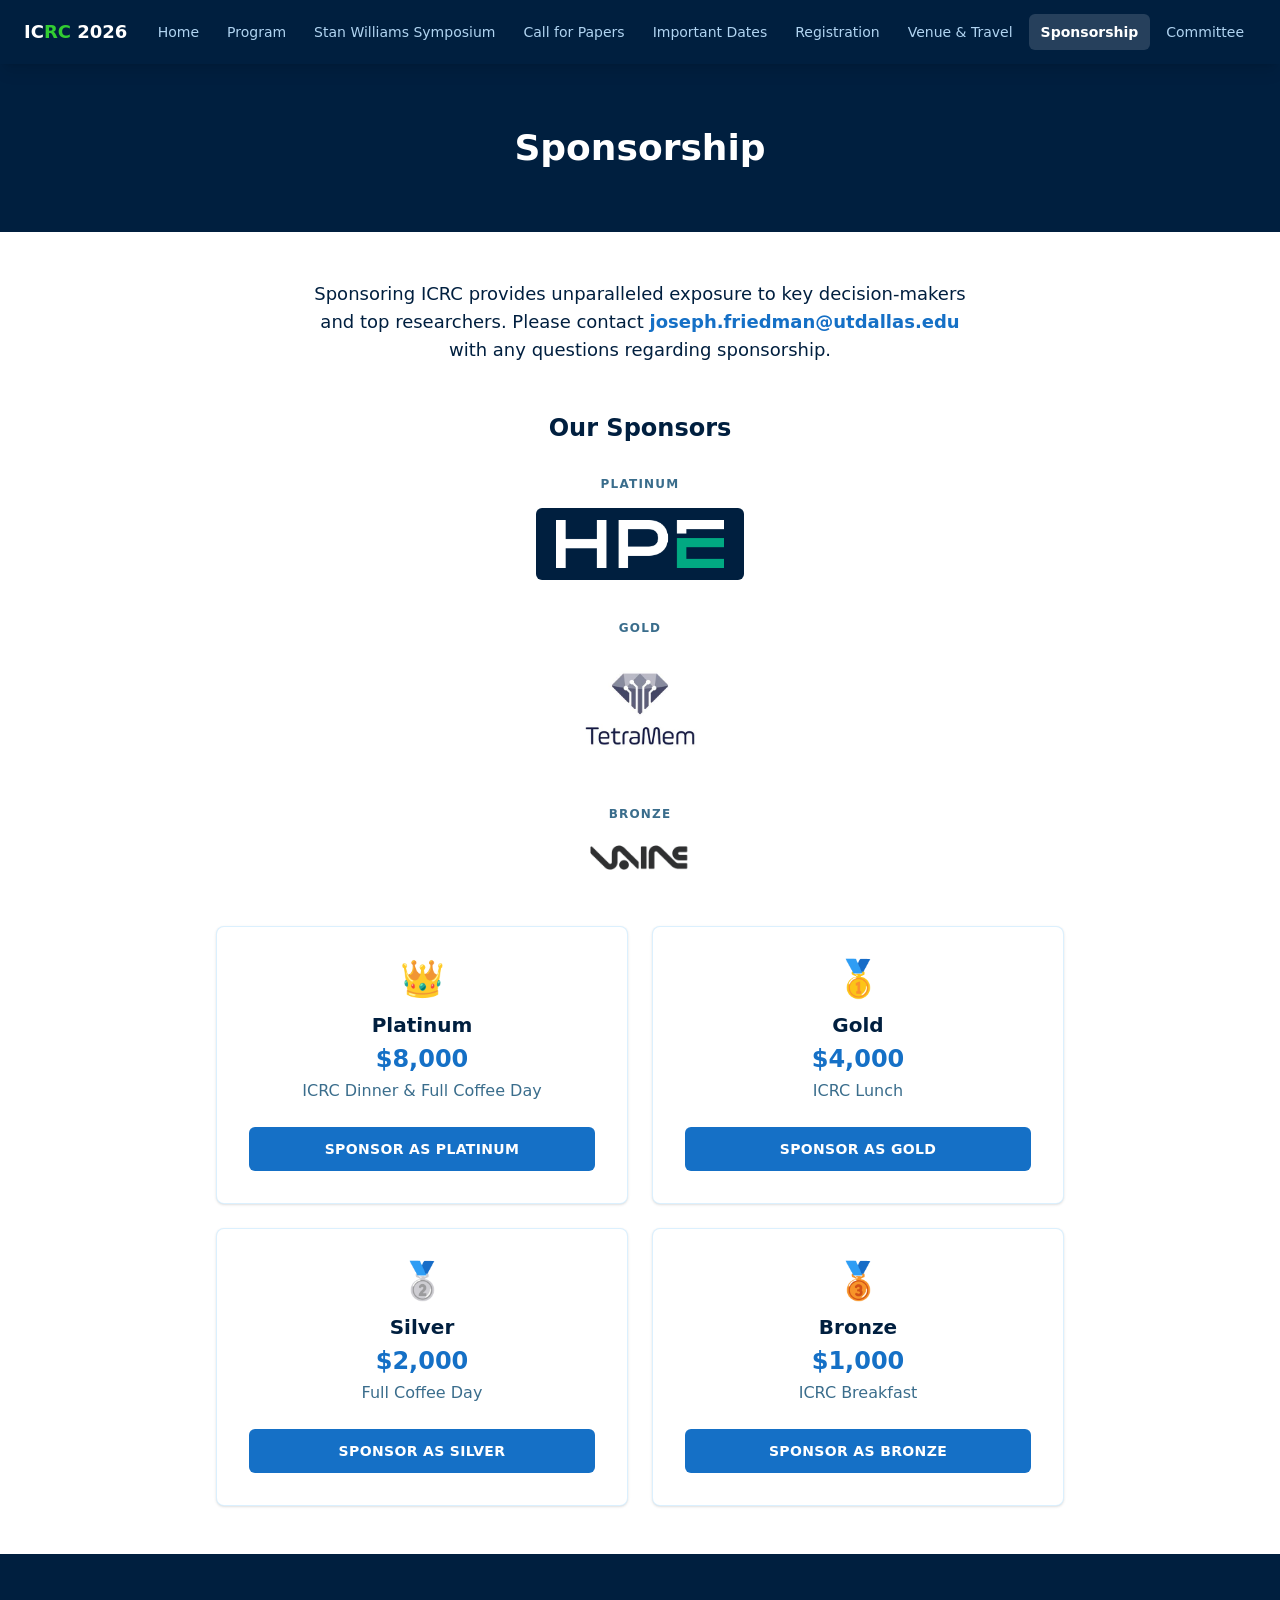
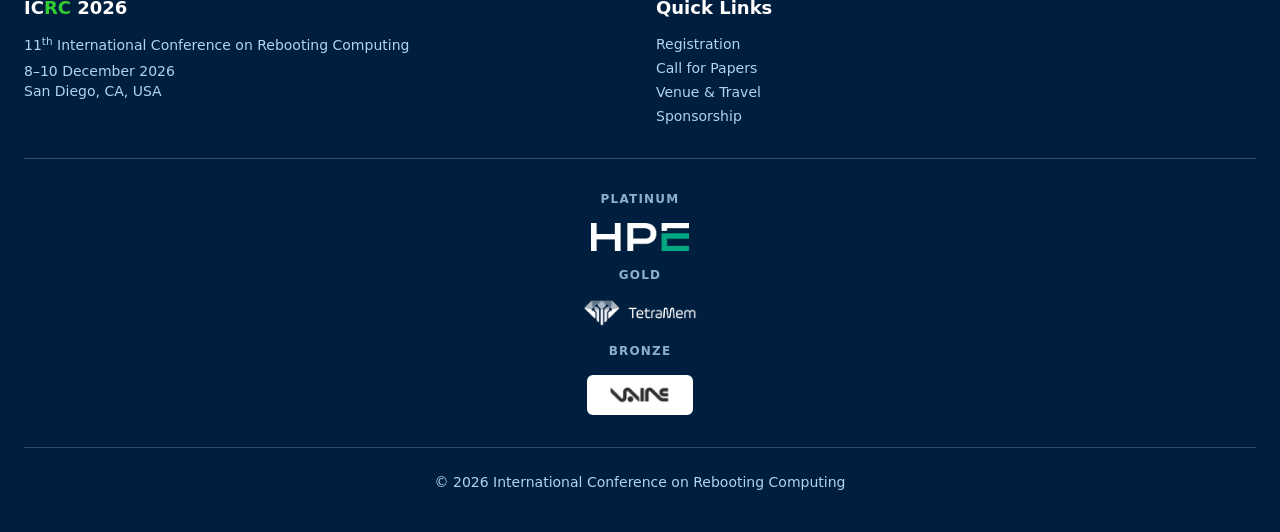
<file: sponsorship/index.html>
<!DOCTYPE html><html lang="en"> <head><meta charset="utf-8"><meta name="viewport" content="width=device-width, initial-scale=1"><meta name="description" content="Sponsor ICRC 2026 and gain exposure to key decision-makers and top researchers."><meta name="theme-color" content="#001f3f"><meta name="robots" content="index, follow"><link rel="icon" type="image/svg+xml" href="/favicon.svg"><title>Sponsorship — ICRC 2026</title><link rel="stylesheet" href="/_astro/BaseLayout.CGTMMxvr.css"></head> <body class="font-sans text-navy bg-white min-h-screen flex flex-col"> <a href="#main-content" class="skip-link">Skip to main content</a> <header class="bg-navy sticky top-0 z-50 shadow-lg"> <div class="max-w-7xl mx-auto px-4 sm:px-6"> <div class="flex items-center justify-between h-16"> <a href="/" class="text-white font-bold text-lg whitespace-nowrap hover:text-gold transition-colors">
IC<span class="text-gold">RC</span> 2026
</a>  <nav class="hidden lg:flex items-center space-x-1" aria-label="Main navigation"> <a href="/" class="px-3 py-2 text-sm rounded-md transition-colors whitespace-nowrap text-sky-light hover:text-white hover:bg-white/10"> Home </a><a href="/program" class="px-3 py-2 text-sm rounded-md transition-colors whitespace-nowrap text-sky-light hover:text-white hover:bg-white/10"> Program </a><a href="/symposium" class="px-3 py-2 text-sm rounded-md transition-colors whitespace-nowrap text-sky-light hover:text-white hover:bg-white/10"> Stan Williams Symposium </a><a href="/call-for-papers" class="px-3 py-2 text-sm rounded-md transition-colors whitespace-nowrap text-sky-light hover:text-white hover:bg-white/10"> Call for Papers </a><a href="/important-dates" class="px-3 py-2 text-sm rounded-md transition-colors whitespace-nowrap text-sky-light hover:text-white hover:bg-white/10"> Important Dates </a><a href="/registration" class="px-3 py-2 text-sm rounded-md transition-colors whitespace-nowrap text-sky-light hover:text-white hover:bg-white/10"> Registration </a><a href="/venue" class="px-3 py-2 text-sm rounded-md transition-colors whitespace-nowrap text-sky-light hover:text-white hover:bg-white/10"> Venue &amp; Travel </a><a href="/sponsorship" class="px-3 py-2 text-sm rounded-md transition-colors whitespace-nowrap bg-white/15 text-white font-semibold"> Sponsorship </a><a href="/committee" class="px-3 py-2 text-sm rounded-md transition-colors whitespace-nowrap text-sky-light hover:text-white hover:bg-white/10"> Committee </a> </nav>  <style>astro-island,astro-slot,astro-static-slot{display:contents}</style><script>(()=>{var e=async t=>{await(await t())()};(self.Astro||(self.Astro={})).load=e;window.dispatchEvent(new Event("astro:load"));})();</script><script>(()=>{var A=Object.defineProperty;var g=(i,o,a)=>o in i?A(i,o,{enumerable:!0,configurable:!0,writable:!0,value:a}):i[o]=a;var d=(i,o,a)=>g(i,typeof o!="symbol"?o+"":o,a);{let i={0:t=>m(t),1:t=>a(t),2:t=>new RegExp(t),3:t=>new Date(t),4:t=>new Map(a(t)),5:t=>new Set(a(t)),6:t=>BigInt(t),7:t=>new URL(t),8:t=>new Uint8Array(t),9:t=>new Uint16Array(t),10:t=>new Uint32Array(t),11:t=>Number.POSITIVE_INFINITY*t},o=t=>{let[l,e]=t;return l in i?i[l](e):void 0},a=t=>t.map(o),m=t=>typeof t!="object"||t===null?t:Object.fromEntries(Object.entries(t).map(([l,e])=>[l,o(e)]));class y extends HTMLElement{constructor(){super(...arguments);d(this,"Component");d(this,"hydrator");d(this,"hydrate",async()=>{var b;if(!this.hydrator||!this.isConnected)return;let e=(b=this.parentElement)==null?void 0:b.closest("astro-island[ssr]");if(e){e.addEventListener("astro:hydrate",this.hydrate,{once:!0});return}let c=this.querySelectorAll("astro-slot"),n={},h=this.querySelectorAll("template[data-astro-template]");for(let r of h){let s=r.closest(this.tagName);s!=null&&s.isSameNode(this)&&(n[r.getAttribute("data-astro-template")||"default"]=r.innerHTML,r.remove())}for(let r of c){let s=r.closest(this.tagName);s!=null&&s.isSameNode(this)&&(n[r.getAttribute("name")||"default"]=r.innerHTML)}let p;try{p=this.hasAttribute("props")?m(JSON.parse(this.getAttribute("props"))):{}}catch(r){let s=this.getAttribute("component-url")||"<unknown>",v=this.getAttribute("component-export");throw v&&(s+=` (export ${v})`),console.error(`[hydrate] Error parsing props for component ${s}`,this.getAttribute("props"),r),r}let u;await this.hydrator(this)(this.Component,p,n,{client:this.getAttribute("client")}),this.removeAttribute("ssr"),this.dispatchEvent(new CustomEvent("astro:hydrate"))});d(this,"unmount",()=>{this.isConnected||this.dispatchEvent(new CustomEvent("astro:unmount"))})}disconnectedCallback(){document.removeEventListener("astro:after-swap",this.unmount),document.addEventListener("astro:after-swap",this.unmount,{once:!0})}connectedCallback(){if(!this.hasAttribute("await-children")||document.readyState==="interactive"||document.readyState==="complete")this.childrenConnectedCallback();else{let e=()=>{document.removeEventListener("DOMContentLoaded",e),c.disconnect(),this.childrenConnectedCallback()},c=new MutationObserver(()=>{var n;((n=this.lastChild)==null?void 0:n.nodeType)===Node.COMMENT_NODE&&this.lastChild.nodeValue==="astro:end"&&(this.lastChild.remove(),e())});c.observe(this,{childList:!0}),document.addEventListener("DOMContentLoaded",e)}}async childrenConnectedCallback(){let e=this.getAttribute("before-hydration-url");e&&await import(e),this.start()}async start(){let e=JSON.parse(this.getAttribute("opts")),c=this.getAttribute("client");if(Astro[c]===void 0){window.addEventListener(`astro:${c}`,()=>this.start(),{once:!0});return}try{await Astro[c](async()=>{let n=this.getAttribute("renderer-url"),[h,{default:p}]=await Promise.all([import(this.getAttribute("component-url")),n?import(n):()=>()=>{}]),u=this.getAttribute("component-export")||"default";if(!u.includes("."))this.Component=h[u];else{this.Component=h;for(let f of u.split("."))this.Component=this.Component[f]}return this.hydrator=p,this.hydrate},e,this)}catch(n){console.error(`[astro-island] Error hydrating ${this.getAttribute("component-url")}`,n)}}attributeChangedCallback(){this.hydrate()}}d(y,"observedAttributes",["props"]),customElements.get("astro-island")||customElements.define("astro-island",y)}})();</script><astro-island uid="Z2eOBV8" prefix="r1" component-url="/_astro/MobileNav.B7amDoKf.js" component-export="default" renderer-url="/_astro/client.mxV3x1Xx.js" props="{}" ssr client="load" opts="{&quot;name&quot;:&quot;MobileNav&quot;,&quot;value&quot;:true}" await-children><button type="button" class="lg:hidden p-2 text-white" aria-expanded="false" aria-controls="mobile-menu" aria-label="Open navigation menu"><svg class="w-6 h-6" fill="none" viewBox="0 0 24 24" stroke="currentColor" aria-hidden="true"><path stroke-linecap="round" stroke-linejoin="round" stroke-width="2" d="M4 6h16M4 12h16M4 18h16"></path></svg></button><!--astro:end--></astro-island> </div> </div> </header> <main id="main-content" class="flex-1"> <section class="bg-navy text-white py-12 sm:py-16"> <div class="max-w-5xl mx-auto px-4 sm:px-6 text-center"> <h1 class="text-3xl sm:text-4xl font-bold">Sponsorship</h1> </div> </section> <div class="max-w-4xl mx-auto px-4 sm:px-6 py-12 space-y-12">  <div class="text-center"> <p class="text-lg max-w-2xl mx-auto">
Sponsoring ICRC provides unparalleled exposure to key decision-makers and top researchers.
        Please contact <a href="mailto:joseph.friedman@utdallas.edu" class="text-blue hover:text-blue-dark font-semibold transition-colors">joseph.friedman@utdallas.edu</a> with any questions regarding sponsorship.
</p> </div>  <div> <h2 class="text-2xl font-bold text-navy text-center mb-8">Our Sponsors</h2> <div class="space-y-10"> <div class="text-center"> <p class="text-xs font-semibold uppercase tracking-widest text-steel mb-4"> Platinum </p> <div class="flex flex-wrap items-center justify-center gap-x-10 gap-y-6"> <a href="https://www.hpe.com/" target="_blank" rel="noopener noreferrer" class="inline-flex items-center transition-opacity hover:opacity-80" aria-label="HPE"> <span class="inline-flex items-center rounded-md bg-navy px-5 py-3"> <img src="/sponsors/hpe.png" alt="HPE logo" class="h-10 sm:h-12 w-auto object-contain" loading="lazy"> </span> </a> </div> </div><div class="text-center"> <p class="text-xs font-semibold uppercase tracking-widest text-steel mb-4"> Gold </p> <div class="flex flex-wrap items-center justify-center gap-x-10 gap-y-6"> <a href="https://www.tetramem.com/" target="_blank" rel="noopener noreferrer" class="inline-flex items-center transition-opacity hover:opacity-80" aria-label="TetraMem"> <span class="inline-flex items-center"> <img src="/sponsors/tetramem-full.jpg" alt="TetraMem logo" class="h-[91px] sm:h-[114px] w-auto object-contain" loading="lazy"> </span> </a> </div> </div><div class="text-center"> <p class="text-xs font-semibold uppercase tracking-widest text-steel mb-4"> Bronze </p> <div class="flex flex-wrap items-center justify-center gap-x-10 gap-y-6"> <a href="https://www.vaire.co" target="_blank" rel="noopener noreferrer" class="inline-flex items-center transition-opacity hover:opacity-80" aria-label="Vaire Computing"> <span class="inline-flex items-center"> <img src="/sponsors/vaire.png" alt="Vaire Computing logo" class="h-8 sm:h-10 w-auto object-contain" loading="lazy"> </span> </a> </div> </div> </div> </div>  <div class="grid gap-6 sm:grid-cols-2"> <div class="bg-white rounded-lg shadow-sm border border-sky/30 p-6 sm:p-8 flex flex-col text-center"> <div class="text-4xl" aria-hidden="true">👑</div> <h2 class="mt-3 text-xl font-bold text-navy">Platinum</h2> <p class="mt-1 text-2xl font-bold text-blue">$8,000</p> <p class="mt-1 text-steel flex-1">ICRC Dinner &amp; Full Coffee Day</p> <div class="mt-6"> <form action="https://Simplecheckout.authorize.net/payment/CatalogPayment.aspx" method="post" target="_blank" rel="noopener"> <input type="hidden" name="LinkId" value="97489add-64f5-4000-8cee-21987bfd682d"> <button type="submit" class="inline-block bg-blue hover:bg-blue-dark text-white font-bold px-8 py-3 rounded-md transition-colors text-sm uppercase tracking-wide cursor-pointer w-full"> Sponsor as Platinum </button> </form> </div> </div><div class="bg-white rounded-lg shadow-sm border border-sky/30 p-6 sm:p-8 flex flex-col text-center"> <div class="text-4xl" aria-hidden="true">🥇</div> <h2 class="mt-3 text-xl font-bold text-navy">Gold</h2> <p class="mt-1 text-2xl font-bold text-blue">$4,000</p> <p class="mt-1 text-steel flex-1">ICRC Lunch</p> <div class="mt-6"> <form action="https://Simplecheckout.authorize.net/payment/CatalogPayment.aspx" method="post" target="_blank" rel="noopener"> <input type="hidden" name="LinkId" value="ae5e3eb4-baf6-42db-ae40-11c742c9888c"> <button type="submit" class="inline-block bg-blue hover:bg-blue-dark text-white font-bold px-8 py-3 rounded-md transition-colors text-sm uppercase tracking-wide cursor-pointer w-full"> Sponsor as Gold </button> </form> </div> </div><div class="bg-white rounded-lg shadow-sm border border-sky/30 p-6 sm:p-8 flex flex-col text-center"> <div class="text-4xl" aria-hidden="true">🥈</div> <h2 class="mt-3 text-xl font-bold text-navy">Silver</h2> <p class="mt-1 text-2xl font-bold text-blue">$2,000</p> <p class="mt-1 text-steel flex-1">Full Coffee Day</p> <div class="mt-6"> <form action="https://Simplecheckout.authorize.net/payment/CatalogPayment.aspx" method="post" target="_blank" rel="noopener"> <input type="hidden" name="LinkId" value="6ce85abe-80a9-4319-b31c-c16bec8ecb8a"> <button type="submit" class="inline-block bg-blue hover:bg-blue-dark text-white font-bold px-8 py-3 rounded-md transition-colors text-sm uppercase tracking-wide cursor-pointer w-full"> Sponsor as Silver </button> </form> </div> </div><div class="bg-white rounded-lg shadow-sm border border-sky/30 p-6 sm:p-8 flex flex-col text-center"> <div class="text-4xl" aria-hidden="true">🥉</div> <h2 class="mt-3 text-xl font-bold text-navy">Bronze</h2> <p class="mt-1 text-2xl font-bold text-blue">$1,000</p> <p class="mt-1 text-steel flex-1">ICRC Breakfast</p> <div class="mt-6"> <form action="https://Simplecheckout.authorize.net/payment/CatalogPayment.aspx" method="post" target="_blank" rel="noopener"> <input type="hidden" name="LinkId" value="67469826-857f-458a-a167-bc073f341229"> <button type="submit" class="inline-block bg-blue hover:bg-blue-dark text-white font-bold px-8 py-3 rounded-md transition-colors text-sm uppercase tracking-wide cursor-pointer w-full"> Sponsor as Bronze </button> </form> </div> </div> </div> </div>  </main> <footer class="bg-navy text-sky-light"> <div class="max-w-7xl mx-auto px-4 sm:px-6 py-10"> <div class="grid grid-cols-1 md:grid-cols-2 gap-8"> <div> <h2 class="text-white font-bold text-lg mb-3">IC<span class="text-gold">RC</span> 2026</h2> <p class="text-sm leading-relaxed">
11<sup>th</sup> International Conference on Rebooting Computing
</p> <p class="text-sm mt-1">8&ndash;10 December 2026</p> <p class="text-sm">San Diego, CA, USA</p> </div> <div> <h2 class="text-white font-bold text-lg mb-3">Quick Links</h2> <ul class="space-y-1 text-sm"> <li><a href="/registration" class="hover:text-white transition-colors">Registration</a></li> <li><a href="/call-for-papers" class="hover:text-white transition-colors">Call for Papers</a></li> <li><a href="/venue" class="hover:text-white transition-colors">Venue & Travel</a></li> <li><a href="/sponsorship" class="hover:text-white transition-colors">Sponsorship</a></li> </ul> </div> </div> <div class="border-t border-white/20 mt-8 pt-8"> <div class="space-y-4"> <div class="text-center"> <p class="text-xs font-semibold uppercase tracking-widest text-sky-light/80 mb-4"> Platinum </p> <div class="flex flex-wrap items-center justify-center gap-x-10 gap-y-6"> <a href="https://www.hpe.com/" target="_blank" rel="noopener noreferrer" class="inline-flex items-center transition-opacity hover:opacity-80" aria-label="HPE"> <span class="inline-flex items-center"> <img src="/sponsors/hpe.png" alt="HPE logo" class="h-7 w-auto object-contain" loading="lazy"> </span> </a> </div> </div><div class="text-center"> <p class="text-xs font-semibold uppercase tracking-widest text-sky-light/80 mb-4"> Gold </p> <div class="flex flex-wrap items-center justify-center gap-x-10 gap-y-6"> <a href="https://www.tetramem.com/" target="_blank" rel="noopener noreferrer" class="inline-flex items-center transition-opacity hover:opacity-80" aria-label="TetraMem"> <span class="inline-flex items-center"> <img src="/sponsors/tetramem-horizontal-white.png" alt="TetraMem logo" class="h-7 w-auto object-contain" loading="lazy"> </span> </a> </div> </div><div class="text-center"> <p class="text-xs font-semibold uppercase tracking-widest text-sky-light/80 mb-4"> Bronze </p> <div class="flex flex-wrap items-center justify-center gap-x-10 gap-y-6"> <a href="https://www.vaire.co" target="_blank" rel="noopener noreferrer" class="inline-flex items-center transition-opacity hover:opacity-80" aria-label="Vaire Computing"> <span class="inline-flex items-center rounded-md bg-white px-4 py-2"> <img src="/sponsors/vaire.png" alt="Vaire Computing logo" class="h-6 w-auto object-contain" loading="lazy"> </span> </a> </div> </div> </div> </div> <div class="border-t border-white/20 mt-8 pt-6 text-center text-sm"> <p>&copy; 2026 International Conference on Rebooting Computing</p> </div> </div> </footer> </body></html>
</file>
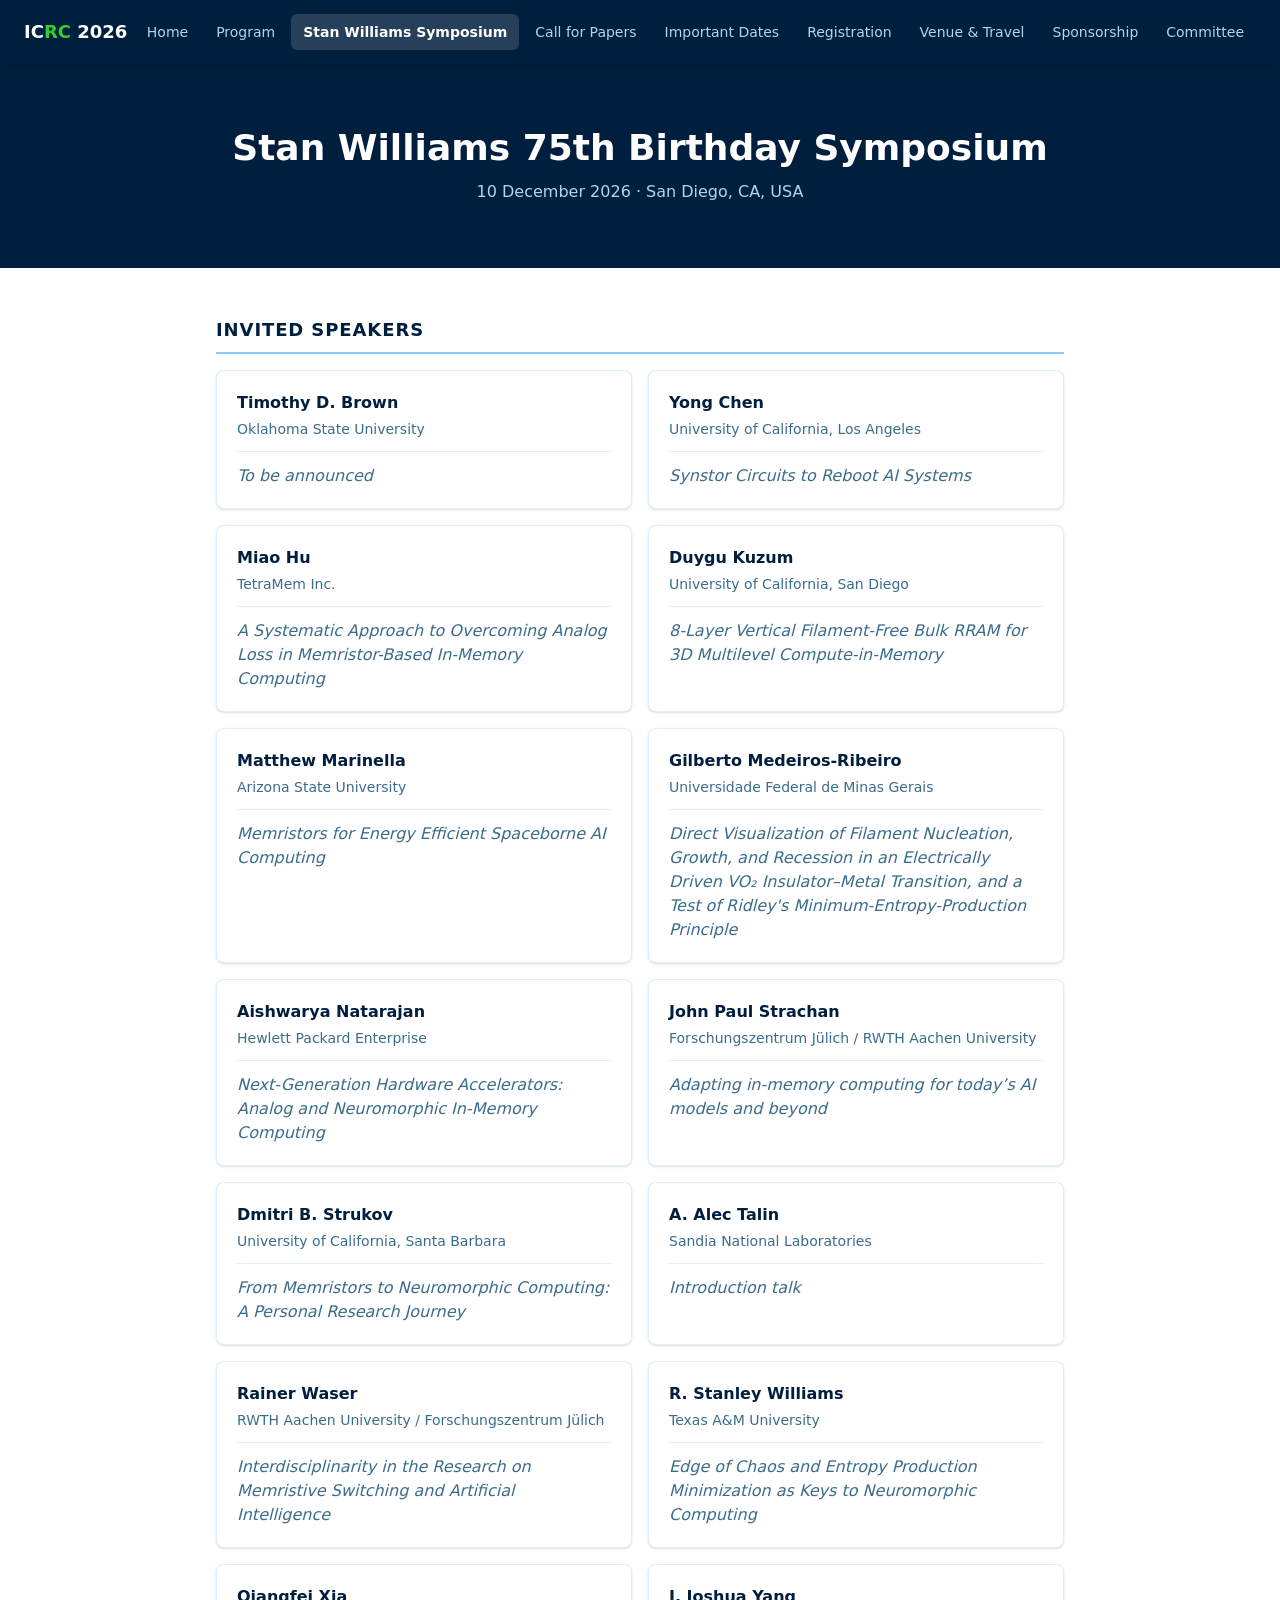
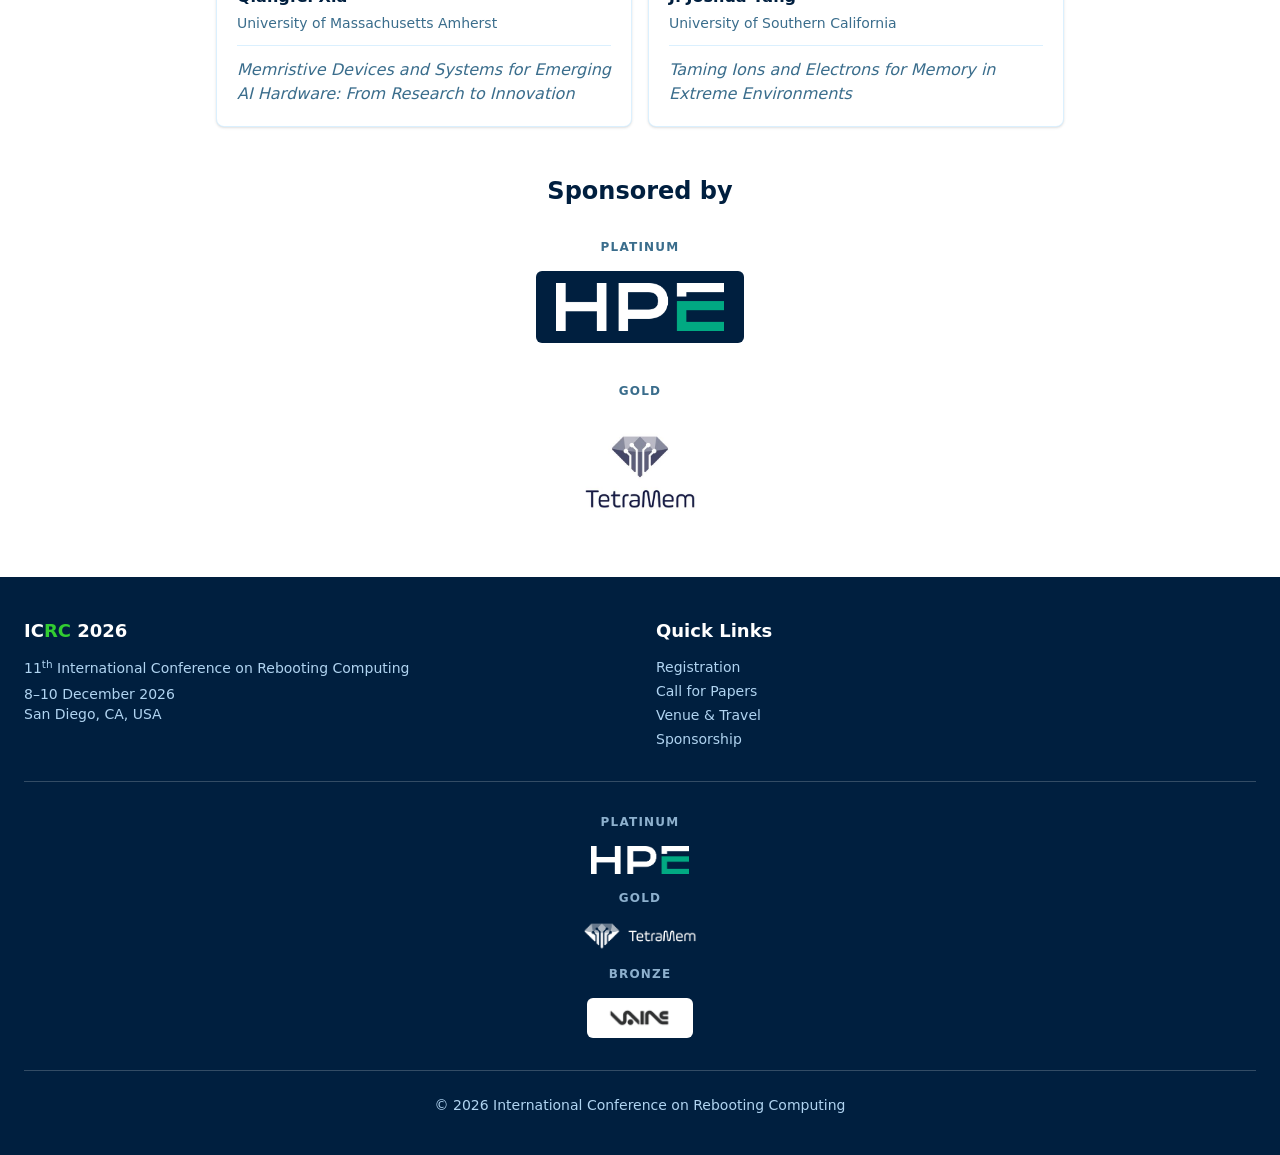
<file: symposium/index.html>
<!DOCTYPE html><html lang="en"> <head><meta charset="utf-8"><meta name="viewport" content="width=device-width, initial-scale=1"><meta name="description" content="Stan Williams 75th Birthday Symposium, held alongside ICRC 2026 on 10 December 2026 in San Diego, CA."><meta name="theme-color" content="#001f3f"><meta name="robots" content="index, follow"><link rel="icon" type="image/svg+xml" href="/favicon.svg"><title>Stan Williams 75th Birthday Symposium — ICRC 2026</title><link rel="stylesheet" href="/_astro/BaseLayout.CGTMMxvr.css"></head> <body class="font-sans text-navy bg-white min-h-screen flex flex-col"> <a href="#main-content" class="skip-link">Skip to main content</a> <header class="bg-navy sticky top-0 z-50 shadow-lg"> <div class="max-w-7xl mx-auto px-4 sm:px-6"> <div class="flex items-center justify-between h-16"> <a href="/" class="text-white font-bold text-lg whitespace-nowrap hover:text-gold transition-colors">
IC<span class="text-gold">RC</span> 2026
</a>  <nav class="hidden lg:flex items-center space-x-1" aria-label="Main navigation"> <a href="/" class="px-3 py-2 text-sm rounded-md transition-colors whitespace-nowrap text-sky-light hover:text-white hover:bg-white/10"> Home </a><a href="/program" class="px-3 py-2 text-sm rounded-md transition-colors whitespace-nowrap text-sky-light hover:text-white hover:bg-white/10"> Program </a><a href="/symposium" class="px-3 py-2 text-sm rounded-md transition-colors whitespace-nowrap bg-white/15 text-white font-semibold"> Stan Williams Symposium </a><a href="/call-for-papers" class="px-3 py-2 text-sm rounded-md transition-colors whitespace-nowrap text-sky-light hover:text-white hover:bg-white/10"> Call for Papers </a><a href="/important-dates" class="px-3 py-2 text-sm rounded-md transition-colors whitespace-nowrap text-sky-light hover:text-white hover:bg-white/10"> Important Dates </a><a href="/registration" class="px-3 py-2 text-sm rounded-md transition-colors whitespace-nowrap text-sky-light hover:text-white hover:bg-white/10"> Registration </a><a href="/venue" class="px-3 py-2 text-sm rounded-md transition-colors whitespace-nowrap text-sky-light hover:text-white hover:bg-white/10"> Venue &amp; Travel </a><a href="/sponsorship" class="px-3 py-2 text-sm rounded-md transition-colors whitespace-nowrap text-sky-light hover:text-white hover:bg-white/10"> Sponsorship </a><a href="/committee" class="px-3 py-2 text-sm rounded-md transition-colors whitespace-nowrap text-sky-light hover:text-white hover:bg-white/10"> Committee </a> </nav>  <style>astro-island,astro-slot,astro-static-slot{display:contents}</style><script>(()=>{var e=async t=>{await(await t())()};(self.Astro||(self.Astro={})).load=e;window.dispatchEvent(new Event("astro:load"));})();</script><script>(()=>{var A=Object.defineProperty;var g=(i,o,a)=>o in i?A(i,o,{enumerable:!0,configurable:!0,writable:!0,value:a}):i[o]=a;var d=(i,o,a)=>g(i,typeof o!="symbol"?o+"":o,a);{let i={0:t=>m(t),1:t=>a(t),2:t=>new RegExp(t),3:t=>new Date(t),4:t=>new Map(a(t)),5:t=>new Set(a(t)),6:t=>BigInt(t),7:t=>new URL(t),8:t=>new Uint8Array(t),9:t=>new Uint16Array(t),10:t=>new Uint32Array(t),11:t=>Number.POSITIVE_INFINITY*t},o=t=>{let[l,e]=t;return l in i?i[l](e):void 0},a=t=>t.map(o),m=t=>typeof t!="object"||t===null?t:Object.fromEntries(Object.entries(t).map(([l,e])=>[l,o(e)]));class y extends HTMLElement{constructor(){super(...arguments);d(this,"Component");d(this,"hydrator");d(this,"hydrate",async()=>{var b;if(!this.hydrator||!this.isConnected)return;let e=(b=this.parentElement)==null?void 0:b.closest("astro-island[ssr]");if(e){e.addEventListener("astro:hydrate",this.hydrate,{once:!0});return}let c=this.querySelectorAll("astro-slot"),n={},h=this.querySelectorAll("template[data-astro-template]");for(let r of h){let s=r.closest(this.tagName);s!=null&&s.isSameNode(this)&&(n[r.getAttribute("data-astro-template")||"default"]=r.innerHTML,r.remove())}for(let r of c){let s=r.closest(this.tagName);s!=null&&s.isSameNode(this)&&(n[r.getAttribute("name")||"default"]=r.innerHTML)}let p;try{p=this.hasAttribute("props")?m(JSON.parse(this.getAttribute("props"))):{}}catch(r){let s=this.getAttribute("component-url")||"<unknown>",v=this.getAttribute("component-export");throw v&&(s+=` (export ${v})`),console.error(`[hydrate] Error parsing props for component ${s}`,this.getAttribute("props"),r),r}let u;await this.hydrator(this)(this.Component,p,n,{client:this.getAttribute("client")}),this.removeAttribute("ssr"),this.dispatchEvent(new CustomEvent("astro:hydrate"))});d(this,"unmount",()=>{this.isConnected||this.dispatchEvent(new CustomEvent("astro:unmount"))})}disconnectedCallback(){document.removeEventListener("astro:after-swap",this.unmount),document.addEventListener("astro:after-swap",this.unmount,{once:!0})}connectedCallback(){if(!this.hasAttribute("await-children")||document.readyState==="interactive"||document.readyState==="complete")this.childrenConnectedCallback();else{let e=()=>{document.removeEventListener("DOMContentLoaded",e),c.disconnect(),this.childrenConnectedCallback()},c=new MutationObserver(()=>{var n;((n=this.lastChild)==null?void 0:n.nodeType)===Node.COMMENT_NODE&&this.lastChild.nodeValue==="astro:end"&&(this.lastChild.remove(),e())});c.observe(this,{childList:!0}),document.addEventListener("DOMContentLoaded",e)}}async childrenConnectedCallback(){let e=this.getAttribute("before-hydration-url");e&&await import(e),this.start()}async start(){let e=JSON.parse(this.getAttribute("opts")),c=this.getAttribute("client");if(Astro[c]===void 0){window.addEventListener(`astro:${c}`,()=>this.start(),{once:!0});return}try{await Astro[c](async()=>{let n=this.getAttribute("renderer-url"),[h,{default:p}]=await Promise.all([import(this.getAttribute("component-url")),n?import(n):()=>()=>{}]),u=this.getAttribute("component-export")||"default";if(!u.includes("."))this.Component=h[u];else{this.Component=h;for(let f of u.split("."))this.Component=this.Component[f]}return this.hydrator=p,this.hydrate},e,this)}catch(n){console.error(`[astro-island] Error hydrating ${this.getAttribute("component-url")}`,n)}}attributeChangedCallback(){this.hydrate()}}d(y,"observedAttributes",["props"]),customElements.get("astro-island")||customElements.define("astro-island",y)}})();</script><astro-island uid="Z2eOBV8" prefix="r1" component-url="/_astro/MobileNav.B7amDoKf.js" component-export="default" renderer-url="/_astro/client.mxV3x1Xx.js" props="{}" ssr client="load" opts="{&quot;name&quot;:&quot;MobileNav&quot;,&quot;value&quot;:true}" await-children><button type="button" class="lg:hidden p-2 text-white" aria-expanded="false" aria-controls="mobile-menu" aria-label="Open navigation menu"><svg class="w-6 h-6" fill="none" viewBox="0 0 24 24" stroke="currentColor" aria-hidden="true"><path stroke-linecap="round" stroke-linejoin="round" stroke-width="2" d="M4 6h16M4 12h16M4 18h16"></path></svg></button><!--astro:end--></astro-island> </div> </div> </header> <main id="main-content" class="flex-1"> <section class="bg-navy text-white py-12 sm:py-16"> <div class="max-w-5xl mx-auto px-4 sm:px-6 text-center"> <h1 class="text-3xl sm:text-4xl font-bold">Stan Williams 75th Birthday Symposium</h1> <p class="mt-3 text-sky-light">10 December 2026 &middot; San Diego, CA, USA</p> </div> </section> <div class="max-w-4xl mx-auto px-4 sm:px-6 py-12 space-y-12">  <section> <h2 class="text-lg font-bold text-navy uppercase tracking-wider border-b-2 border-sky pb-2 mb-4">Invited Speakers</h2> <div class="grid gap-4 grid-cols-1 sm:grid-cols-2"> <div class="bg-white rounded-lg shadow-sm border border-sky/30 p-5"> <p class="font-bold text-navy">Timothy D. Brown</p> <p class="text-sm text-steel mt-1">Oklahoma State University</p> <p class="mt-3 pt-3 border-t border-sky/30 text-steel italic">To be announced</p> </div><div class="bg-white rounded-lg shadow-sm border border-sky/30 p-5"> <p class="font-bold text-navy">Yong Chen</p> <p class="text-sm text-steel mt-1">University of California, Los Angeles</p> <p class="mt-3 pt-3 border-t border-sky/30 text-steel italic">Synstor Circuits to Reboot AI Systems</p> </div><div class="bg-white rounded-lg shadow-sm border border-sky/30 p-5"> <p class="font-bold text-navy">Miao Hu</p> <p class="text-sm text-steel mt-1">TetraMem Inc.</p> <p class="mt-3 pt-3 border-t border-sky/30 text-steel italic">A Systematic Approach to Overcoming Analog Loss in Memristor-Based In-Memory Computing</p> </div><div class="bg-white rounded-lg shadow-sm border border-sky/30 p-5"> <p class="font-bold text-navy">Duygu Kuzum</p> <p class="text-sm text-steel mt-1">University of California, San Diego</p> <p class="mt-3 pt-3 border-t border-sky/30 text-steel italic">8-Layer Vertical Filament-Free Bulk RRAM for 3D Multilevel Compute-in-Memory</p> </div><div class="bg-white rounded-lg shadow-sm border border-sky/30 p-5"> <p class="font-bold text-navy">Matthew Marinella</p> <p class="text-sm text-steel mt-1">Arizona State University</p> <p class="mt-3 pt-3 border-t border-sky/30 text-steel italic">Memristors for Energy Efficient Spaceborne AI Computing</p> </div><div class="bg-white rounded-lg shadow-sm border border-sky/30 p-5"> <p class="font-bold text-navy">Gilberto Medeiros-Ribeiro</p> <p class="text-sm text-steel mt-1">Universidade Federal de Minas Gerais</p> <p class="mt-3 pt-3 border-t border-sky/30 text-steel italic">Direct Visualization of Filament Nucleation, Growth, and Recession in an Electrically Driven VO₂ Insulator–Metal Transition, and a Test of Ridley&#39;s Minimum-Entropy-Production Principle</p> </div><div class="bg-white rounded-lg shadow-sm border border-sky/30 p-5"> <p class="font-bold text-navy">Aishwarya Natarajan</p> <p class="text-sm text-steel mt-1">Hewlett Packard Enterprise</p> <p class="mt-3 pt-3 border-t border-sky/30 text-steel italic">Next-Generation Hardware Accelerators: Analog and Neuromorphic In-Memory Computing</p> </div><div class="bg-white rounded-lg shadow-sm border border-sky/30 p-5"> <p class="font-bold text-navy">John Paul Strachan</p> <p class="text-sm text-steel mt-1">Forschungszentrum Jülich / RWTH Aachen University</p> <p class="mt-3 pt-3 border-t border-sky/30 text-steel italic">Adapting in-memory computing for today’s AI models and beyond</p> </div><div class="bg-white rounded-lg shadow-sm border border-sky/30 p-5"> <p class="font-bold text-navy">Dmitri B. Strukov</p> <p class="text-sm text-steel mt-1">University of California, Santa Barbara</p> <p class="mt-3 pt-3 border-t border-sky/30 text-steel italic">From Memristors to Neuromorphic Computing: A Personal Research Journey</p> </div><div class="bg-white rounded-lg shadow-sm border border-sky/30 p-5"> <p class="font-bold text-navy">A. Alec Talin</p> <p class="text-sm text-steel mt-1">Sandia National Laboratories</p> <p class="mt-3 pt-3 border-t border-sky/30 text-steel italic">Introduction talk</p> </div><div class="bg-white rounded-lg shadow-sm border border-sky/30 p-5"> <p class="font-bold text-navy">Rainer Waser</p> <p class="text-sm text-steel mt-1">RWTH Aachen University / Forschungszentrum Jülich</p> <p class="mt-3 pt-3 border-t border-sky/30 text-steel italic">Interdisciplinarity in the Research on Memristive Switching and Artificial Intelligence</p> </div><div class="bg-white rounded-lg shadow-sm border border-sky/30 p-5"> <p class="font-bold text-navy">R. Stanley Williams</p> <p class="text-sm text-steel mt-1">Texas A&amp;M University</p> <p class="mt-3 pt-3 border-t border-sky/30 text-steel italic">Edge of Chaos and Entropy Production Minimization as Keys to Neuromorphic Computing</p> </div><div class="bg-white rounded-lg shadow-sm border border-sky/30 p-5"> <p class="font-bold text-navy">Qiangfei Xia</p> <p class="text-sm text-steel mt-1">University of Massachusetts Amherst</p> <p class="mt-3 pt-3 border-t border-sky/30 text-steel italic">Memristive Devices and Systems for Emerging AI Hardware: From Research to Innovation</p> </div><div class="bg-white rounded-lg shadow-sm border border-sky/30 p-5"> <p class="font-bold text-navy">J. Joshua Yang</p> <p class="text-sm text-steel mt-1">University of Southern California</p> <p class="mt-3 pt-3 border-t border-sky/30 text-steel italic">Taming Ions and Electrons for Memory in Extreme Environments</p> </div> </div> </section>  <section> <h2 class="text-2xl font-bold text-navy text-center mb-8">Sponsored by</h2> <div class="space-y-10"> <div class="text-center"> <p class="text-xs font-semibold uppercase tracking-widest text-steel mb-4"> Platinum </p> <div class="flex flex-wrap items-center justify-center gap-x-10 gap-y-6"> <a href="https://www.hpe.com/" target="_blank" rel="noopener noreferrer" class="inline-flex items-center transition-opacity hover:opacity-80" aria-label="HPE"> <span class="inline-flex items-center rounded-md bg-navy px-5 py-3"> <img src="/sponsors/hpe.png" alt="HPE logo" class="h-10 sm:h-12 w-auto object-contain" loading="lazy"> </span> </a> </div> </div><div class="text-center"> <p class="text-xs font-semibold uppercase tracking-widest text-steel mb-4"> Gold </p> <div class="flex flex-wrap items-center justify-center gap-x-10 gap-y-6"> <a href="https://www.tetramem.com/" target="_blank" rel="noopener noreferrer" class="inline-flex items-center transition-opacity hover:opacity-80" aria-label="TetraMem"> <span class="inline-flex items-center"> <img src="/sponsors/tetramem-full.jpg" alt="TetraMem logo" class="h-[91px] sm:h-[114px] w-auto object-contain" loading="lazy"> </span> </a> </div> </div> </div> </section> </div>  </main> <footer class="bg-navy text-sky-light"> <div class="max-w-7xl mx-auto px-4 sm:px-6 py-10"> <div class="grid grid-cols-1 md:grid-cols-2 gap-8"> <div> <h2 class="text-white font-bold text-lg mb-3">IC<span class="text-gold">RC</span> 2026</h2> <p class="text-sm leading-relaxed">
11<sup>th</sup> International Conference on Rebooting Computing
</p> <p class="text-sm mt-1">8&ndash;10 December 2026</p> <p class="text-sm">San Diego, CA, USA</p> </div> <div> <h2 class="text-white font-bold text-lg mb-3">Quick Links</h2> <ul class="space-y-1 text-sm"> <li><a href="/registration" class="hover:text-white transition-colors">Registration</a></li> <li><a href="/call-for-papers" class="hover:text-white transition-colors">Call for Papers</a></li> <li><a href="/venue" class="hover:text-white transition-colors">Venue & Travel</a></li> <li><a href="/sponsorship" class="hover:text-white transition-colors">Sponsorship</a></li> </ul> </div> </div> <div class="border-t border-white/20 mt-8 pt-8"> <div class="space-y-4"> <div class="text-center"> <p class="text-xs font-semibold uppercase tracking-widest text-sky-light/80 mb-4"> Platinum </p> <div class="flex flex-wrap items-center justify-center gap-x-10 gap-y-6"> <a href="https://www.hpe.com/" target="_blank" rel="noopener noreferrer" class="inline-flex items-center transition-opacity hover:opacity-80" aria-label="HPE"> <span class="inline-flex items-center"> <img src="/sponsors/hpe.png" alt="HPE logo" class="h-7 w-auto object-contain" loading="lazy"> </span> </a> </div> </div><div class="text-center"> <p class="text-xs font-semibold uppercase tracking-widest text-sky-light/80 mb-4"> Gold </p> <div class="flex flex-wrap items-center justify-center gap-x-10 gap-y-6"> <a href="https://www.tetramem.com/" target="_blank" rel="noopener noreferrer" class="inline-flex items-center transition-opacity hover:opacity-80" aria-label="TetraMem"> <span class="inline-flex items-center"> <img src="/sponsors/tetramem-horizontal-white.png" alt="TetraMem logo" class="h-7 w-auto object-contain" loading="lazy"> </span> </a> </div> </div><div class="text-center"> <p class="text-xs font-semibold uppercase tracking-widest text-sky-light/80 mb-4"> Bronze </p> <div class="flex flex-wrap items-center justify-center gap-x-10 gap-y-6"> <a href="https://www.vaire.co" target="_blank" rel="noopener noreferrer" class="inline-flex items-center transition-opacity hover:opacity-80" aria-label="Vaire Computing"> <span class="inline-flex items-center rounded-md bg-white px-4 py-2"> <img src="/sponsors/vaire.png" alt="Vaire Computing logo" class="h-6 w-auto object-contain" loading="lazy"> </span> </a> </div> </div> </div> </div> <div class="border-t border-white/20 mt-8 pt-6 text-center text-sm"> <p>&copy; 2026 International Conference on Rebooting Computing</p> </div> </div> </footer> </body></html>
</file>
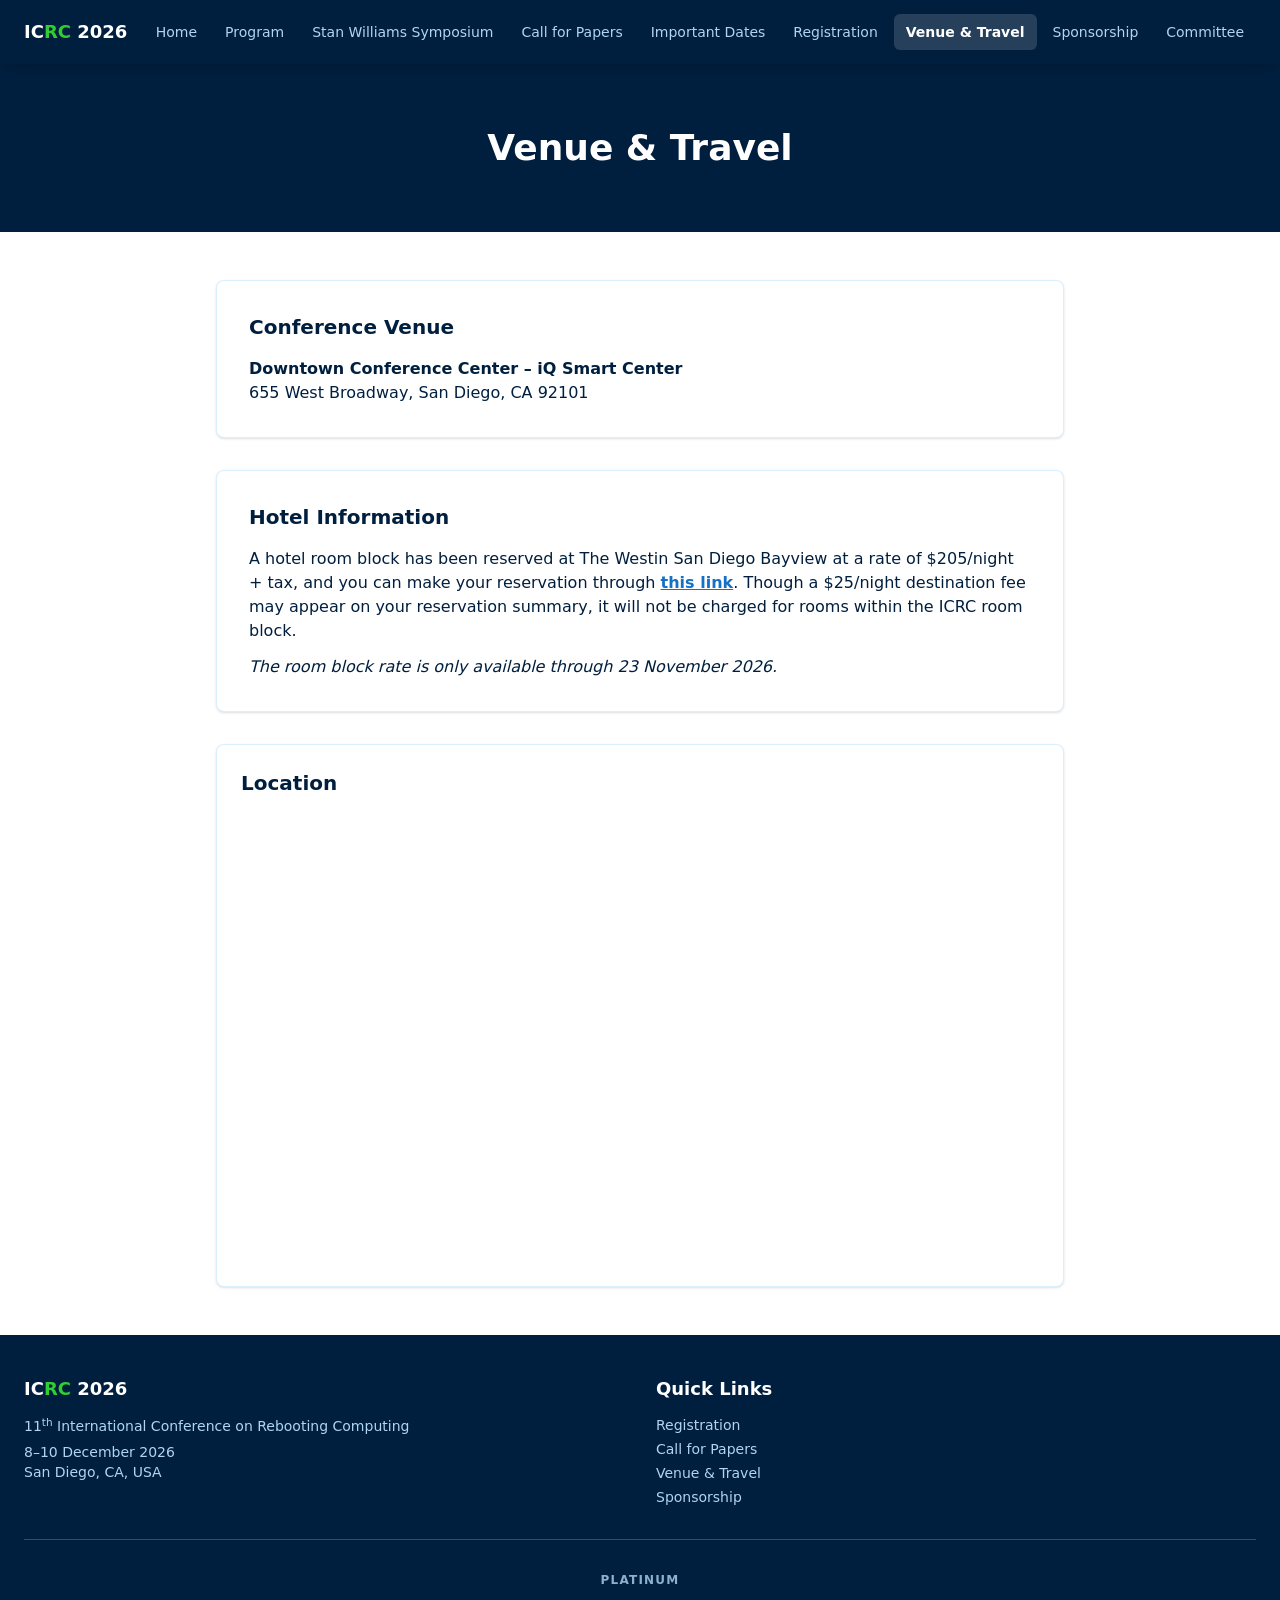
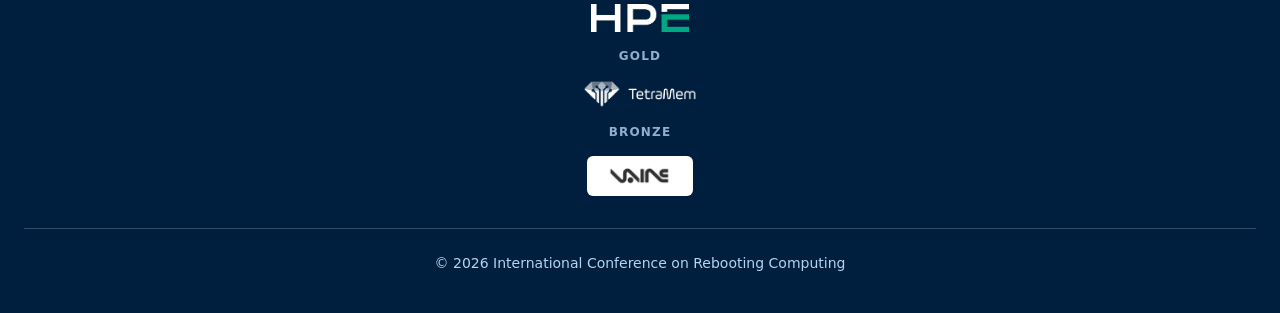
<file: venue/index.html>
<!DOCTYPE html><html lang="en"> <head><meta charset="utf-8"><meta name="viewport" content="width=device-width, initial-scale=1"><meta name="description" content="Venue and travel information for ICRC 2026 in San Diego, CA."><meta name="theme-color" content="#001f3f"><meta name="robots" content="index, follow"><link rel="icon" type="image/svg+xml" href="/favicon.svg"><title>Venue &amp; Travel — ICRC 2026</title><link rel="stylesheet" href="/_astro/BaseLayout.CGTMMxvr.css"></head> <body class="font-sans text-navy bg-white min-h-screen flex flex-col"> <a href="#main-content" class="skip-link">Skip to main content</a> <header class="bg-navy sticky top-0 z-50 shadow-lg"> <div class="max-w-7xl mx-auto px-4 sm:px-6"> <div class="flex items-center justify-between h-16"> <a href="/" class="text-white font-bold text-lg whitespace-nowrap hover:text-gold transition-colors">
IC<span class="text-gold">RC</span> 2026
</a>  <nav class="hidden lg:flex items-center space-x-1" aria-label="Main navigation"> <a href="/" class="px-3 py-2 text-sm rounded-md transition-colors whitespace-nowrap text-sky-light hover:text-white hover:bg-white/10"> Home </a><a href="/program" class="px-3 py-2 text-sm rounded-md transition-colors whitespace-nowrap text-sky-light hover:text-white hover:bg-white/10"> Program </a><a href="/symposium" class="px-3 py-2 text-sm rounded-md transition-colors whitespace-nowrap text-sky-light hover:text-white hover:bg-white/10"> Stan Williams Symposium </a><a href="/call-for-papers" class="px-3 py-2 text-sm rounded-md transition-colors whitespace-nowrap text-sky-light hover:text-white hover:bg-white/10"> Call for Papers </a><a href="/important-dates" class="px-3 py-2 text-sm rounded-md transition-colors whitespace-nowrap text-sky-light hover:text-white hover:bg-white/10"> Important Dates </a><a href="/registration" class="px-3 py-2 text-sm rounded-md transition-colors whitespace-nowrap text-sky-light hover:text-white hover:bg-white/10"> Registration </a><a href="/venue" class="px-3 py-2 text-sm rounded-md transition-colors whitespace-nowrap bg-white/15 text-white font-semibold"> Venue &amp; Travel </a><a href="/sponsorship" class="px-3 py-2 text-sm rounded-md transition-colors whitespace-nowrap text-sky-light hover:text-white hover:bg-white/10"> Sponsorship </a><a href="/committee" class="px-3 py-2 text-sm rounded-md transition-colors whitespace-nowrap text-sky-light hover:text-white hover:bg-white/10"> Committee </a> </nav>  <style>astro-island,astro-slot,astro-static-slot{display:contents}</style><script>(()=>{var e=async t=>{await(await t())()};(self.Astro||(self.Astro={})).load=e;window.dispatchEvent(new Event("astro:load"));})();</script><script>(()=>{var A=Object.defineProperty;var g=(i,o,a)=>o in i?A(i,o,{enumerable:!0,configurable:!0,writable:!0,value:a}):i[o]=a;var d=(i,o,a)=>g(i,typeof o!="symbol"?o+"":o,a);{let i={0:t=>m(t),1:t=>a(t),2:t=>new RegExp(t),3:t=>new Date(t),4:t=>new Map(a(t)),5:t=>new Set(a(t)),6:t=>BigInt(t),7:t=>new URL(t),8:t=>new Uint8Array(t),9:t=>new Uint16Array(t),10:t=>new Uint32Array(t),11:t=>Number.POSITIVE_INFINITY*t},o=t=>{let[l,e]=t;return l in i?i[l](e):void 0},a=t=>t.map(o),m=t=>typeof t!="object"||t===null?t:Object.fromEntries(Object.entries(t).map(([l,e])=>[l,o(e)]));class y extends HTMLElement{constructor(){super(...arguments);d(this,"Component");d(this,"hydrator");d(this,"hydrate",async()=>{var b;if(!this.hydrator||!this.isConnected)return;let e=(b=this.parentElement)==null?void 0:b.closest("astro-island[ssr]");if(e){e.addEventListener("astro:hydrate",this.hydrate,{once:!0});return}let c=this.querySelectorAll("astro-slot"),n={},h=this.querySelectorAll("template[data-astro-template]");for(let r of h){let s=r.closest(this.tagName);s!=null&&s.isSameNode(this)&&(n[r.getAttribute("data-astro-template")||"default"]=r.innerHTML,r.remove())}for(let r of c){let s=r.closest(this.tagName);s!=null&&s.isSameNode(this)&&(n[r.getAttribute("name")||"default"]=r.innerHTML)}let p;try{p=this.hasAttribute("props")?m(JSON.parse(this.getAttribute("props"))):{}}catch(r){let s=this.getAttribute("component-url")||"<unknown>",v=this.getAttribute("component-export");throw v&&(s+=` (export ${v})`),console.error(`[hydrate] Error parsing props for component ${s}`,this.getAttribute("props"),r),r}let u;await this.hydrator(this)(this.Component,p,n,{client:this.getAttribute("client")}),this.removeAttribute("ssr"),this.dispatchEvent(new CustomEvent("astro:hydrate"))});d(this,"unmount",()=>{this.isConnected||this.dispatchEvent(new CustomEvent("astro:unmount"))})}disconnectedCallback(){document.removeEventListener("astro:after-swap",this.unmount),document.addEventListener("astro:after-swap",this.unmount,{once:!0})}connectedCallback(){if(!this.hasAttribute("await-children")||document.readyState==="interactive"||document.readyState==="complete")this.childrenConnectedCallback();else{let e=()=>{document.removeEventListener("DOMContentLoaded",e),c.disconnect(),this.childrenConnectedCallback()},c=new MutationObserver(()=>{var n;((n=this.lastChild)==null?void 0:n.nodeType)===Node.COMMENT_NODE&&this.lastChild.nodeValue==="astro:end"&&(this.lastChild.remove(),e())});c.observe(this,{childList:!0}),document.addEventListener("DOMContentLoaded",e)}}async childrenConnectedCallback(){let e=this.getAttribute("before-hydration-url");e&&await import(e),this.start()}async start(){let e=JSON.parse(this.getAttribute("opts")),c=this.getAttribute("client");if(Astro[c]===void 0){window.addEventListener(`astro:${c}`,()=>this.start(),{once:!0});return}try{await Astro[c](async()=>{let n=this.getAttribute("renderer-url"),[h,{default:p}]=await Promise.all([import(this.getAttribute("component-url")),n?import(n):()=>()=>{}]),u=this.getAttribute("component-export")||"default";if(!u.includes("."))this.Component=h[u];else{this.Component=h;for(let f of u.split("."))this.Component=this.Component[f]}return this.hydrator=p,this.hydrate},e,this)}catch(n){console.error(`[astro-island] Error hydrating ${this.getAttribute("component-url")}`,n)}}attributeChangedCallback(){this.hydrate()}}d(y,"observedAttributes",["props"]),customElements.get("astro-island")||customElements.define("astro-island",y)}})();</script><astro-island uid="Z2eOBV8" prefix="r1" component-url="/_astro/MobileNav.B7amDoKf.js" component-export="default" renderer-url="/_astro/client.mxV3x1Xx.js" props="{}" ssr client="load" opts="{&quot;name&quot;:&quot;MobileNav&quot;,&quot;value&quot;:true}" await-children><button type="button" class="lg:hidden p-2 text-white" aria-expanded="false" aria-controls="mobile-menu" aria-label="Open navigation menu"><svg class="w-6 h-6" fill="none" viewBox="0 0 24 24" stroke="currentColor" aria-hidden="true"><path stroke-linecap="round" stroke-linejoin="round" stroke-width="2" d="M4 6h16M4 12h16M4 18h16"></path></svg></button><!--astro:end--></astro-island> </div> </div> </header> <main id="main-content" class="flex-1"> <section class="bg-navy text-white py-12 sm:py-16"> <div class="max-w-5xl mx-auto px-4 sm:px-6 text-center"> <h1 class="text-3xl sm:text-4xl font-bold">Venue &amp; Travel</h1> </div> </section> <div class="max-w-4xl mx-auto px-4 sm:px-6 py-12 space-y-8">  <div class="bg-white rounded-lg shadow-sm border border-sky/30 p-6 sm:p-8"> <h2 class="text-xl font-bold text-navy mb-4">Conference Venue</h2> <p class="font-semibold text-navy">Downtown Conference Center – iQ Smart Center</p> <p>655 West Broadway, San Diego, CA 92101</p> </div>  <div class="bg-white rounded-lg shadow-sm border border-sky/30 p-6 sm:p-8"> <h2 class="text-xl font-bold text-navy mb-4">Hotel Information</h2> <p>
A hotel room block has been reserved at The Westin San Diego Bayview at a rate of $205/night + tax, and you can make your reservation through
<a href="https://book.passkey.com/event/51376475/owner/417/home" target="_blank" rel="noopener noreferrer" class="text-blue hover:text-blue-dark font-semibold underline transition-colors">this link</a>.
        Though a $25/night destination fee may appear on your reservation summary, it will not be charged for rooms within the ICRC room block.
</p> <p class="mt-3 italic">The room block rate is only available through 23 November 2026.</p> </div>  <div class="bg-white rounded-lg shadow-sm border border-sky/30 p-4 sm:p-6"> <h2 class="text-xl font-bold text-navy mb-4">Location</h2> <div class="aspect-video w-full rounded-lg overflow-hidden"> <iframe src="https://maps.google.com/maps?q=Downtown%20Conference%20Center%20iQ%20Smart%20Center%2C%20655%20W%20Broadway%2C%20San%20Diego%2C%20CA%2092101&z=16&output=embed" width="100%" height="100%" style="border:0;" allowfullscreen="" loading="lazy" referrerpolicy="no-referrer-when-downgrade" title="Downtown Conference Center – iQ Smart Center map" class="w-full h-full"></iframe> </div> </div> </div>  </main> <footer class="bg-navy text-sky-light"> <div class="max-w-7xl mx-auto px-4 sm:px-6 py-10"> <div class="grid grid-cols-1 md:grid-cols-2 gap-8"> <div> <h2 class="text-white font-bold text-lg mb-3">IC<span class="text-gold">RC</span> 2026</h2> <p class="text-sm leading-relaxed">
11<sup>th</sup> International Conference on Rebooting Computing
</p> <p class="text-sm mt-1">8&ndash;10 December 2026</p> <p class="text-sm">San Diego, CA, USA</p> </div> <div> <h2 class="text-white font-bold text-lg mb-3">Quick Links</h2> <ul class="space-y-1 text-sm"> <li><a href="/registration" class="hover:text-white transition-colors">Registration</a></li> <li><a href="/call-for-papers" class="hover:text-white transition-colors">Call for Papers</a></li> <li><a href="/venue" class="hover:text-white transition-colors">Venue & Travel</a></li> <li><a href="/sponsorship" class="hover:text-white transition-colors">Sponsorship</a></li> </ul> </div> </div> <div class="border-t border-white/20 mt-8 pt-8"> <div class="space-y-4"> <div class="text-center"> <p class="text-xs font-semibold uppercase tracking-widest text-sky-light/80 mb-4"> Platinum </p> <div class="flex flex-wrap items-center justify-center gap-x-10 gap-y-6"> <a href="https://www.hpe.com/" target="_blank" rel="noopener noreferrer" class="inline-flex items-center transition-opacity hover:opacity-80" aria-label="HPE"> <span class="inline-flex items-center"> <img src="/sponsors/hpe.png" alt="HPE logo" class="h-7 w-auto object-contain" loading="lazy"> </span> </a> </div> </div><div class="text-center"> <p class="text-xs font-semibold uppercase tracking-widest text-sky-light/80 mb-4"> Gold </p> <div class="flex flex-wrap items-center justify-center gap-x-10 gap-y-6"> <a href="https://www.tetramem.com/" target="_blank" rel="noopener noreferrer" class="inline-flex items-center transition-opacity hover:opacity-80" aria-label="TetraMem"> <span class="inline-flex items-center"> <img src="/sponsors/tetramem-horizontal-white.png" alt="TetraMem logo" class="h-7 w-auto object-contain" loading="lazy"> </span> </a> </div> </div><div class="text-center"> <p class="text-xs font-semibold uppercase tracking-widest text-sky-light/80 mb-4"> Bronze </p> <div class="flex flex-wrap items-center justify-center gap-x-10 gap-y-6"> <a href="https://www.vaire.co" target="_blank" rel="noopener noreferrer" class="inline-flex items-center transition-opacity hover:opacity-80" aria-label="Vaire Computing"> <span class="inline-flex items-center rounded-md bg-white px-4 py-2"> <img src="/sponsors/vaire.png" alt="Vaire Computing logo" class="h-6 w-auto object-contain" loading="lazy"> </span> </a> </div> </div> </div> </div> <div class="border-t border-white/20 mt-8 pt-6 text-center text-sm"> <p>&copy; 2026 International Conference on Rebooting Computing</p> </div> </div> </footer> </body></html>
</file>
<file: _astro/BaseLayout.CGTMMxvr.css>
@layer properties{@supports (((-webkit-hyphens:none)) and (not (margin-trim:inline))) or ((-moz-orient:inline) and (not (color:rgb(from red r g b)))){*,:before,:after,::backdrop{--tw-space-y-reverse:0;--tw-space-x-reverse:0;--tw-divide-y-reverse:0;--tw-border-style:solid;--tw-gradient-position:initial;--tw-gradient-from:#0000;--tw-gradient-via:#0000;--tw-gradient-to:#0000;--tw-gradient-stops:initial;--tw-gradient-via-stops:initial;--tw-gradient-from-position:0%;--tw-gradient-via-position:50%;--tw-gradient-to-position:100%;--tw-leading:initial;--tw-font-weight:initial;--tw-tracking:initial;--tw-shadow:0 0 #0000;--tw-shadow-color:initial;--tw-shadow-alpha:100%;--tw-inset-shadow:0 0 #0000;--tw-inset-shadow-color:initial;--tw-inset-shadow-alpha:100%;--tw-ring-color:initial;--tw-ring-shadow:0 0 #0000;--tw-inset-ring-color:initial;--tw-inset-ring-shadow:0 0 #0000;--tw-ring-inset:initial;--tw-ring-offset-width:0px;--tw-ring-offset-color:#fff;--tw-ring-offset-shadow:0 0 #0000;--tw-blur:initial;--tw-brightness:initial;--tw-contrast:initial;--tw-grayscale:initial;--tw-hue-rotate:initial;--tw-invert:initial;--tw-opacity:initial;--tw-saturate:initial;--tw-sepia:initial;--tw-drop-shadow:initial;--tw-drop-shadow-color:initial;--tw-drop-shadow-alpha:100%;--tw-drop-shadow-size:initial;--tw-backdrop-blur:initial;--tw-backdrop-brightness:initial;--tw-backdrop-contrast:initial;--tw-backdrop-grayscale:initial;--tw-backdrop-hue-rotate:initial;--tw-backdrop-invert:initial;--tw-backdrop-opacity:initial;--tw-backdrop-saturate:initial;--tw-backdrop-sepia:initial}}}@layer theme{:root,:host{--font-sans:ui-sans-serif, system-ui, -apple-system, "Segoe UI", Roboto, Helvetica, Arial, "Apple Color Emoji", "Segoe UI Emoji";--font-serif:Georgia, "Times New Roman", Times, serif;--font-mono:ui-monospace, SFMono-Regular, Menlo, Monaco, Consolas, "Liberation Mono", "Courier New", monospace;--color-amber-100:oklch(96.2% .059 95.617);--color-amber-800:oklch(47.3% .137 46.201);--color-white:#fff;--spacing:.25rem;--container-md:28rem;--container-xl:36rem;--container-2xl:42rem;--container-3xl:48rem;--container-4xl:56rem;--container-5xl:64rem;--container-6xl:72rem;--container-7xl:80rem;--text-xs:.75rem;--text-xs--line-height:calc(1 / .75);--text-sm:.875rem;--text-sm--line-height:calc(1.25 / .875);--text-base:1rem;--text-base--line-height: 1.5 ;--text-lg:1.125rem;--text-lg--line-height:calc(1.75 / 1.125);--text-xl:1.25rem;--text-xl--line-height:calc(1.75 / 1.25);--text-2xl:1.5rem;--text-2xl--line-height:calc(2 / 1.5);--text-3xl:1.875rem;--text-3xl--line-height: 1.2 ;--text-4xl:2.25rem;--text-4xl--line-height:calc(2.5 / 2.25);--text-5xl:3rem;--text-5xl--line-height:1;--font-weight-medium:500;--font-weight-semibold:600;--font-weight-bold:700;--tracking-wide:.025em;--tracking-wider:.05em;--tracking-widest:.1em;--leading-tight:1.25;--leading-relaxed:1.625;--radius-md:.375rem;--radius-lg:.5rem;--blur-sm:8px;--aspect-video:16 / 9;--default-transition-duration:.15s;--default-transition-timing-function:cubic-bezier(.4, 0, .2, 1);--default-font-family:var(--font-sans);--default-mono-font-family:var(--font-mono);--color-navy:#001f3f;--color-navy-light:#0a2a4a;--color-blue:#1570c6;--color-blue-dark:#0f5aa0;--color-steel:#3a6d8c;--color-sky:#87cefa;--color-sky-light:#b0d4f1;--color-alice:#f0f8ff;--color-gold:#32cd32}}@layer base{*,:after,:before,::backdrop{box-sizing:border-box;border:0 solid;margin:0;padding:0}::file-selector-button{box-sizing:border-box;border:0 solid;margin:0;padding:0}html,:host{-webkit-text-size-adjust:100%;tab-size:4;line-height:1.5;font-family:var(--default-font-family,ui-sans-serif, system-ui, sans-serif, "Apple Color Emoji", "Segoe UI Emoji", "Segoe UI Symbol", "Noto Color Emoji");font-feature-settings:var(--default-font-feature-settings,normal);font-variation-settings:var(--default-font-variation-settings,normal);-webkit-tap-highlight-color:transparent}hr{height:0;color:inherit;border-top-width:1px}abbr:where([title]){-webkit-text-decoration:underline dotted;text-decoration:underline dotted}h1,h2,h3,h4,h5,h6{font-size:inherit;font-weight:inherit}a{color:inherit;-webkit-text-decoration:inherit;text-decoration:inherit}b,strong{font-weight:bolder}code,kbd,samp,pre{font-family:var(--default-mono-font-family,ui-monospace, SFMono-Regular, Menlo, Monaco, Consolas, "Liberation Mono", "Courier New", monospace);font-feature-settings:var(--default-mono-font-feature-settings,normal);font-variation-settings:var(--default-mono-font-variation-settings,normal);font-size:1em}small{font-size:80%}sub,sup{vertical-align:baseline;font-size:75%;line-height:0;position:relative}sub{bottom:-.25em}sup{top:-.5em}table{text-indent:0;border-color:inherit;border-collapse:collapse}:-moz-focusring{outline:auto}progress{vertical-align:baseline}summary{display:list-item}ol,ul,menu{list-style:none}img,svg,video,canvas,audio,iframe,embed,object{vertical-align:middle;display:block}img,video{max-width:100%;height:auto}button,input,select,optgroup,textarea{font:inherit;font-feature-settings:inherit;font-variation-settings:inherit;letter-spacing:inherit;color:inherit;opacity:1;background-color:#0000;border-radius:0}::file-selector-button{font:inherit;font-feature-settings:inherit;font-variation-settings:inherit;letter-spacing:inherit;color:inherit;opacity:1;background-color:#0000;border-radius:0}:where(select:is([multiple],[size])) optgroup{font-weight:bolder}:where(select:is([multiple],[size])) optgroup option{padding-inline-start:20px}::file-selector-button{margin-inline-end:4px}::placeholder{opacity:1}@supports (not ((-webkit-appearance:-apple-pay-button))) or (contain-intrinsic-size:1px){::placeholder{color:currentColor}@supports (color:color-mix(in lab,red,red)){::placeholder{color:color-mix(in oklab,currentcolor 50%,transparent)}}}textarea{resize:vertical}::-webkit-search-decoration{-webkit-appearance:none}::-webkit-date-and-time-value{min-height:1lh;text-align:inherit}::-webkit-datetime-edit{display:inline-flex}::-webkit-datetime-edit-fields-wrapper{padding:0}::-webkit-datetime-edit{padding-block:0}::-webkit-datetime-edit-year-field{padding-block:0}::-webkit-datetime-edit-month-field{padding-block:0}::-webkit-datetime-edit-day-field{padding-block:0}::-webkit-datetime-edit-hour-field{padding-block:0}::-webkit-datetime-edit-minute-field{padding-block:0}::-webkit-datetime-edit-second-field{padding-block:0}::-webkit-datetime-edit-millisecond-field{padding-block:0}::-webkit-datetime-edit-meridiem-field{padding-block:0}::-webkit-calendar-picker-indicator{line-height:1}:-moz-ui-invalid{box-shadow:none}button,input:where([type=button],[type=reset],[type=submit]){appearance:button}::file-selector-button{appearance:button}::-webkit-inner-spin-button{height:auto}::-webkit-outer-spin-button{height:auto}[hidden]:where(:not([hidden=until-found])){display:none!important}}@layer components;@layer utilities{.absolute{position:absolute}.fixed{position:fixed}.relative{position:relative}.static{position:static}.sticky{position:sticky}.inset-0{inset:calc(var(--spacing) * 0)}.start{inset-inline-start:var(--spacing)}.top-0{top:calc(var(--spacing) * 0)}.top-16{top:calc(var(--spacing) * 16)}.z-40{z-index:40}.z-50{z-index:50}.container{width:100%}@media(min-width:40rem){.container{max-width:40rem}}@media(min-width:48rem){.container{max-width:48rem}}@media(min-width:64rem){.container{max-width:64rem}}@media(min-width:80rem){.container{max-width:80rem}}@media(min-width:96rem){.container{max-width:96rem}}.-mx-2{margin-inline:calc(var(--spacing) * -2)}.mx-auto{margin-inline:auto}.mt-1{margin-top:calc(var(--spacing) * 1)}.mt-2{margin-top:calc(var(--spacing) * 2)}.mt-3{margin-top:calc(var(--spacing) * 3)}.mt-4{margin-top:calc(var(--spacing) * 4)}.mt-6{margin-top:calc(var(--spacing) * 6)}.mt-8{margin-top:calc(var(--spacing) * 8)}.mt-12{margin-top:calc(var(--spacing) * 12)}.mb-2{margin-bottom:calc(var(--spacing) * 2)}.mb-3{margin-bottom:calc(var(--spacing) * 3)}.mb-4{margin-bottom:calc(var(--spacing) * 4)}.mb-6{margin-bottom:calc(var(--spacing) * 6)}.mb-8{margin-bottom:calc(var(--spacing) * 8)}.mb-10{margin-bottom:calc(var(--spacing) * 10)}.block{display:block}.flex{display:flex}.grid{display:grid}.hidden{display:none}.inline{display:inline}.inline-block{display:inline-block}.inline-flex{display:inline-flex}.table{display:table}.aspect-\[5\/7\]{aspect-ratio:5/7}.aspect-video{aspect-ratio:var(--aspect-video)}.h-6{height:calc(var(--spacing) * 6)}.h-7{height:calc(var(--spacing) * 7)}.h-8{height:calc(var(--spacing) * 8)}.h-10{height:calc(var(--spacing) * 10)}.h-16{height:calc(var(--spacing) * 16)}.h-\[91px\]{height:91px}.h-full{height:100%}.min-h-screen{min-height:100vh}.w-6{width:calc(var(--spacing) * 6)}.w-32{width:calc(var(--spacing) * 32)}.w-auto{width:auto}.w-full{width:100%}.max-w-2xl{max-width:var(--container-2xl)}.max-w-3xl{max-width:var(--container-3xl)}.max-w-4xl{max-width:var(--container-4xl)}.max-w-5xl{max-width:var(--container-5xl)}.max-w-6xl{max-width:var(--container-6xl)}.max-w-7xl{max-width:var(--container-7xl)}.max-w-md{max-width:var(--container-md)}.max-w-xl{max-width:var(--container-xl)}.min-w-\[640px\]{min-width:640px}.flex-1{flex:1}.shrink-0{flex-shrink:0}.cursor-not-allowed{cursor:not-allowed}.cursor-pointer{cursor:pointer}.list-disc{list-style-type:disc}.grid-cols-1{grid-template-columns:repeat(1,minmax(0,1fr))}.flex-col{flex-direction:column}.flex-wrap{flex-wrap:wrap}.items-center{align-items:center}.justify-between{justify-content:space-between}.justify-center{justify-content:center}.gap-3{gap:calc(var(--spacing) * 3)}.gap-4{gap:calc(var(--spacing) * 4)}.gap-6{gap:calc(var(--spacing) * 6)}.gap-8{gap:calc(var(--spacing) * 8)}:where(.space-y-1>:not(:last-child)){--tw-space-y-reverse:0;margin-block-start:calc(calc(var(--spacing) * 1) * var(--tw-space-y-reverse));margin-block-end:calc(calc(var(--spacing) * 1) * calc(1 - var(--tw-space-y-reverse)))}:where(.space-y-2>:not(:last-child)){--tw-space-y-reverse:0;margin-block-start:calc(calc(var(--spacing) * 2) * var(--tw-space-y-reverse));margin-block-end:calc(calc(var(--spacing) * 2) * calc(1 - var(--tw-space-y-reverse)))}:where(.space-y-3>:not(:last-child)){--tw-space-y-reverse:0;margin-block-start:calc(calc(var(--spacing) * 3) * var(--tw-space-y-reverse));margin-block-end:calc(calc(var(--spacing) * 3) * calc(1 - var(--tw-space-y-reverse)))}:where(.space-y-4>:not(:last-child)){--tw-space-y-reverse:0;margin-block-start:calc(calc(var(--spacing) * 4) * var(--tw-space-y-reverse));margin-block-end:calc(calc(var(--spacing) * 4) * calc(1 - var(--tw-space-y-reverse)))}:where(.space-y-6>:not(:last-child)){--tw-space-y-reverse:0;margin-block-start:calc(calc(var(--spacing) * 6) * var(--tw-space-y-reverse));margin-block-end:calc(calc(var(--spacing) * 6) * calc(1 - var(--tw-space-y-reverse)))}:where(.space-y-8>:not(:last-child)){--tw-space-y-reverse:0;margin-block-start:calc(calc(var(--spacing) * 8) * var(--tw-space-y-reverse));margin-block-end:calc(calc(var(--spacing) * 8) * calc(1 - var(--tw-space-y-reverse)))}:where(.space-y-10>:not(:last-child)){--tw-space-y-reverse:0;margin-block-start:calc(calc(var(--spacing) * 10) * var(--tw-space-y-reverse));margin-block-end:calc(calc(var(--spacing) * 10) * calc(1 - var(--tw-space-y-reverse)))}:where(.space-y-12>:not(:last-child)){--tw-space-y-reverse:0;margin-block-start:calc(calc(var(--spacing) * 12) * var(--tw-space-y-reverse));margin-block-end:calc(calc(var(--spacing) * 12) * calc(1 - var(--tw-space-y-reverse)))}.gap-x-10{column-gap:calc(var(--spacing) * 10)}:where(.space-x-1>:not(:last-child)){--tw-space-x-reverse:0;margin-inline-start:calc(calc(var(--spacing) * 1) * var(--tw-space-x-reverse));margin-inline-end:calc(calc(var(--spacing) * 1) * calc(1 - var(--tw-space-x-reverse)))}.gap-y-6{row-gap:calc(var(--spacing) * 6)}:where(.divide-y>:not(:last-child)){--tw-divide-y-reverse:0;border-bottom-style:var(--tw-border-style);border-top-style:var(--tw-border-style);border-top-width:calc(1px * var(--tw-divide-y-reverse));border-bottom-width:calc(1px * calc(1 - var(--tw-divide-y-reverse)))}:where(.divide-sky\/30>:not(:last-child)){border-color:#87cefa4d}@supports (color:color-mix(in lab,red,red)){:where(.divide-sky\/30>:not(:last-child)){border-color:color-mix(in oklab,var(--color-sky) 30%,transparent)}}.overflow-hidden{overflow:hidden}.overflow-x-auto{overflow-x:auto}.rounded{border-radius:.25rem}.rounded-full{border-radius:3.40282e38px}.rounded-lg{border-radius:var(--radius-lg)}.rounded-md{border-radius:var(--radius-md)}.border{border-style:var(--tw-border-style);border-width:1px}.border-2{border-style:var(--tw-border-style);border-width:2px}.border-t{border-top-style:var(--tw-border-style);border-top-width:1px}.border-b-2{border-bottom-style:var(--tw-border-style);border-bottom-width:2px}.border-sky{border-color:var(--color-sky)}.border-sky\/30{border-color:#87cefa4d}@supports (color:color-mix(in lab,red,red)){.border-sky\/30{border-color:color-mix(in oklab,var(--color-sky) 30%,transparent)}}.border-white\/20{border-color:#fff3}@supports (color:color-mix(in lab,red,red)){.border-white\/20{border-color:color-mix(in oklab,var(--color-white) 20%,transparent)}}.border-white\/40{border-color:#fff6}@supports (color:color-mix(in lab,red,red)){.border-white\/40{border-color:color-mix(in oklab,var(--color-white) 40%,transparent)}}.bg-alice{background-color:var(--color-alice)}.bg-alice\/50{background-color:#f0f8ff80}@supports (color:color-mix(in lab,red,red)){.bg-alice\/50{background-color:color-mix(in oklab,var(--color-alice) 50%,transparent)}}.bg-amber-100{background-color:var(--color-amber-100)}.bg-blue{background-color:var(--color-blue)}.bg-blue\/10{background-color:#1570c61a}@supports (color:color-mix(in lab,red,red)){.bg-blue\/10{background-color:color-mix(in oklab,var(--color-blue) 10%,transparent)}}.bg-navy{background-color:var(--color-navy)}.bg-navy\/95{background-color:#001f3ff2}@supports (color:color-mix(in lab,red,red)){.bg-navy\/95{background-color:color-mix(in oklab,var(--color-navy) 95%,transparent)}}.bg-sky\/30{background-color:#87cefa4d}@supports (color:color-mix(in lab,red,red)){.bg-sky\/30{background-color:color-mix(in oklab,var(--color-sky) 30%,transparent)}}.bg-steel\/50{background-color:#3a6d8c80}@supports (color:color-mix(in lab,red,red)){.bg-steel\/50{background-color:color-mix(in oklab,var(--color-steel) 50%,transparent)}}.bg-white{background-color:var(--color-white)}.bg-white\/15{background-color:#ffffff26}@supports (color:color-mix(in lab,red,red)){.bg-white\/15{background-color:color-mix(in oklab,var(--color-white) 15%,transparent)}}.bg-gradient-to-br{--tw-gradient-position:to bottom right in oklab;background-image:linear-gradient(var(--tw-gradient-stops))}.from-navy{--tw-gradient-from:var(--color-navy);--tw-gradient-stops:var(--tw-gradient-via-stops,var(--tw-gradient-position), var(--tw-gradient-from) var(--tw-gradient-from-position), var(--tw-gradient-to) var(--tw-gradient-to-position))}.via-navy-light{--tw-gradient-via:var(--color-navy-light);--tw-gradient-via-stops:var(--tw-gradient-position), var(--tw-gradient-from) var(--tw-gradient-from-position), var(--tw-gradient-via) var(--tw-gradient-via-position), var(--tw-gradient-to) var(--tw-gradient-to-position);--tw-gradient-stops:var(--tw-gradient-via-stops)}.to-blue\/30{--tw-gradient-to:#1570c64d}@supports (color:color-mix(in lab,red,red)){.to-blue\/30{--tw-gradient-to:color-mix(in oklab, var(--color-blue) 30%, transparent)}}.to-blue\/30{--tw-gradient-stops:var(--tw-gradient-via-stops,var(--tw-gradient-position), var(--tw-gradient-from) var(--tw-gradient-from-position), var(--tw-gradient-to) var(--tw-gradient-to-position))}.object-contain{object-fit:contain}.object-cover{object-fit:cover}.p-2{padding:calc(var(--spacing) * 2)}.p-4{padding:calc(var(--spacing) * 4)}.p-5{padding:calc(var(--spacing) * 5)}.p-6{padding:calc(var(--spacing) * 6)}.px-3{padding-inline:calc(var(--spacing) * 3)}.px-4{padding-inline:calc(var(--spacing) * 4)}.px-5{padding-inline:calc(var(--spacing) * 5)}.px-6{padding-inline:calc(var(--spacing) * 6)}.px-8{padding-inline:calc(var(--spacing) * 8)}.py-1{padding-block:calc(var(--spacing) * 1)}.py-2{padding-block:calc(var(--spacing) * 2)}.py-3{padding-block:calc(var(--spacing) * 3)}.py-4{padding-block:calc(var(--spacing) * 4)}.py-10{padding-block:calc(var(--spacing) * 10)}.py-12{padding-block:calc(var(--spacing) * 12)}.py-16{padding-block:calc(var(--spacing) * 16)}.pt-3{padding-top:calc(var(--spacing) * 3)}.pt-6{padding-top:calc(var(--spacing) * 6)}.pt-8{padding-top:calc(var(--spacing) * 8)}.pb-2{padding-bottom:calc(var(--spacing) * 2)}.pb-3{padding-bottom:calc(var(--spacing) * 3)}.pl-5{padding-left:calc(var(--spacing) * 5)}.text-center{text-align:center}.text-left{text-align:left}.font-sans{font-family:var(--font-sans)}.font-serif{font-family:var(--font-serif)}.text-2xl{font-size:var(--text-2xl);line-height:var(--tw-leading,var(--text-2xl--line-height))}.text-3xl{font-size:var(--text-3xl);line-height:var(--tw-leading,var(--text-3xl--line-height))}.text-4xl{font-size:var(--text-4xl);line-height:var(--tw-leading,var(--text-4xl--line-height))}.text-base{font-size:var(--text-base);line-height:var(--tw-leading,var(--text-base--line-height))}.text-lg{font-size:var(--text-lg);line-height:var(--tw-leading,var(--text-lg--line-height))}.text-sm{font-size:var(--text-sm);line-height:var(--tw-leading,var(--text-sm--line-height))}.text-xl{font-size:var(--text-xl);line-height:var(--tw-leading,var(--text-xl--line-height))}.text-xs{font-size:var(--text-xs);line-height:var(--tw-leading,var(--text-xs--line-height))}.leading-relaxed{--tw-leading:var(--leading-relaxed);line-height:var(--leading-relaxed)}.leading-tight{--tw-leading:var(--leading-tight);line-height:var(--leading-tight)}.font-bold{--tw-font-weight:var(--font-weight-bold);font-weight:var(--font-weight-bold)}.font-medium{--tw-font-weight:var(--font-weight-medium);font-weight:var(--font-weight-medium)}.font-semibold{--tw-font-weight:var(--font-weight-semibold);font-weight:var(--font-weight-semibold)}.tracking-wide{--tw-tracking:var(--tracking-wide);letter-spacing:var(--tracking-wide)}.tracking-wider{--tw-tracking:var(--tracking-wider);letter-spacing:var(--tracking-wider)}.tracking-widest{--tw-tracking:var(--tracking-widest);letter-spacing:var(--tracking-widest)}.whitespace-nowrap{white-space:nowrap}.text-amber-800{color:var(--color-amber-800)}.text-blue{color:var(--color-blue)}.text-gold{color:var(--color-gold)}.text-navy{color:var(--color-navy)}.text-sky-light{color:var(--color-sky-light)}.text-sky-light\/80{color:#b0d4f1cc}@supports (color:color-mix(in lab,red,red)){.text-sky-light\/80{color:color-mix(in oklab,var(--color-sky-light) 80%,transparent)}}.text-sky-light\/90{color:#b0d4f1e6}@supports (color:color-mix(in lab,red,red)){.text-sky-light\/90{color:color-mix(in oklab,var(--color-sky-light) 90%,transparent)}}.text-steel{color:var(--color-steel)}.text-white{color:var(--color-white)}.text-white\/60{color:#fff9}@supports (color:color-mix(in lab,red,red)){.text-white\/60{color:color-mix(in oklab,var(--color-white) 60%,transparent)}}.uppercase{text-transform:uppercase}.italic{font-style:italic}.underline{text-decoration-line:underline}.opacity-10{opacity:.1}.shadow{--tw-shadow:0 1px 3px 0 var(--tw-shadow-color,#0000001a), 0 1px 2px -1px var(--tw-shadow-color,#0000001a);box-shadow:var(--tw-inset-shadow),var(--tw-inset-ring-shadow),var(--tw-ring-offset-shadow),var(--tw-ring-shadow),var(--tw-shadow)}.shadow-lg{--tw-shadow:0 10px 15px -3px var(--tw-shadow-color,#0000001a), 0 4px 6px -4px var(--tw-shadow-color,#0000001a);box-shadow:var(--tw-inset-shadow),var(--tw-inset-ring-shadow),var(--tw-ring-offset-shadow),var(--tw-ring-shadow),var(--tw-shadow)}.shadow-sm{--tw-shadow:0 1px 3px 0 var(--tw-shadow-color,#0000001a), 0 1px 2px -1px var(--tw-shadow-color,#0000001a);box-shadow:var(--tw-inset-shadow),var(--tw-inset-ring-shadow),var(--tw-ring-offset-shadow),var(--tw-ring-shadow),var(--tw-shadow)}.filter{filter:var(--tw-blur,) var(--tw-brightness,) var(--tw-contrast,) var(--tw-grayscale,) var(--tw-hue-rotate,) var(--tw-invert,) var(--tw-saturate,) var(--tw-sepia,) var(--tw-drop-shadow,)}.backdrop-blur-sm{--tw-backdrop-blur:blur(var(--blur-sm));-webkit-backdrop-filter:var(--tw-backdrop-blur,) var(--tw-backdrop-brightness,) var(--tw-backdrop-contrast,) var(--tw-backdrop-grayscale,) var(--tw-backdrop-hue-rotate,) var(--tw-backdrop-invert,) var(--tw-backdrop-opacity,) var(--tw-backdrop-saturate,) var(--tw-backdrop-sepia,);backdrop-filter:var(--tw-backdrop-blur,) var(--tw-backdrop-brightness,) var(--tw-backdrop-contrast,) var(--tw-backdrop-grayscale,) var(--tw-backdrop-hue-rotate,) var(--tw-backdrop-invert,) var(--tw-backdrop-opacity,) var(--tw-backdrop-saturate,) var(--tw-backdrop-sepia,)}.transition{transition-property:color,background-color,border-color,outline-color,text-decoration-color,fill,stroke,--tw-gradient-from,--tw-gradient-via,--tw-gradient-to,opacity,box-shadow,transform,translate,scale,rotate,filter,-webkit-backdrop-filter,backdrop-filter,display,content-visibility,overlay,pointer-events;transition-timing-function:var(--tw-ease,var(--default-transition-timing-function));transition-duration:var(--tw-duration,var(--default-transition-duration))}.transition-all{transition-property:all;transition-timing-function:var(--tw-ease,var(--default-transition-timing-function));transition-duration:var(--tw-duration,var(--default-transition-duration))}.transition-colors{transition-property:color,background-color,border-color,outline-color,text-decoration-color,fill,stroke,--tw-gradient-from,--tw-gradient-via,--tw-gradient-to;transition-timing-function:var(--tw-ease,var(--default-transition-timing-function));transition-duration:var(--tw-duration,var(--default-transition-duration))}.transition-opacity{transition-property:opacity;transition-timing-function:var(--tw-ease,var(--default-transition-timing-function));transition-duration:var(--tw-duration,var(--default-transition-duration))}.select-none{-webkit-user-select:none;user-select:none}@media(hover:hover){.group-hover\:text-blue:is(:where(.group):hover *){color:var(--color-blue)}.hover\:border-blue\/50:hover{border-color:#1570c680}@supports (color:color-mix(in lab,red,red)){.hover\:border-blue\/50:hover{border-color:color-mix(in oklab,var(--color-blue) 50%,transparent)}}.hover\:border-white:hover{border-color:var(--color-white)}.hover\:bg-blue-dark:hover{background-color:var(--color-blue-dark)}.hover\:bg-white\/10:hover{background-color:#ffffff1a}@supports (color:color-mix(in lab,red,red)){.hover\:bg-white\/10:hover{background-color:color-mix(in oklab,var(--color-white) 10%,transparent)}}.hover\:text-blue-dark:hover{color:var(--color-blue-dark)}.hover\:text-gold:hover{color:var(--color-gold)}.hover\:text-white:hover{color:var(--color-white)}.hover\:opacity-80:hover{opacity:.8}.hover\:shadow-md:hover{--tw-shadow:0 4px 6px -1px var(--tw-shadow-color,#0000001a), 0 2px 4px -2px var(--tw-shadow-color,#0000001a);box-shadow:var(--tw-inset-shadow),var(--tw-inset-ring-shadow),var(--tw-ring-offset-shadow),var(--tw-ring-shadow),var(--tw-shadow)}}@media(min-width:40rem){.sm\:col-span-2{grid-column:span 2/span 2}.sm\:block{display:block}.sm\:h-10{height:calc(var(--spacing) * 10)}.sm\:h-12{height:calc(var(--spacing) * 12)}.sm\:h-\[114px\]{height:114px}.sm\:grid-cols-2{grid-template-columns:repeat(2,minmax(0,1fr))}.sm\:flex-row{flex-direction:row}.sm\:p-6{padding:calc(var(--spacing) * 6)}.sm\:p-8{padding:calc(var(--spacing) * 8)}.sm\:px-6{padding-inline:calc(var(--spacing) * 6)}.sm\:py-16{padding-block:calc(var(--spacing) * 16)}.sm\:py-24{padding-block:calc(var(--spacing) * 24)}.sm\:text-left{text-align:left}.sm\:text-2xl{font-size:var(--text-2xl);line-height:var(--tw-leading,var(--text-2xl--line-height))}.sm\:text-3xl{font-size:var(--text-3xl);line-height:var(--tw-leading,var(--text-3xl--line-height))}.sm\:text-4xl{font-size:var(--text-4xl);line-height:var(--tw-leading,var(--text-4xl--line-height))}.sm\:text-lg{font-size:var(--text-lg);line-height:var(--tw-leading,var(--text-lg--line-height))}}@media(min-width:48rem){.md\:col-span-2{grid-column:span 2/span 2}.md\:grid-cols-2{grid-template-columns:repeat(2,minmax(0,1fr))}}@media(min-width:64rem){.lg\:col-span-1{grid-column:span 1/span 1}.lg\:flex{display:flex}.lg\:hidden{display:none}.lg\:grid-cols-3{grid-template-columns:repeat(3,minmax(0,1fr))}.lg\:text-5xl{font-size:var(--text-5xl);line-height:var(--tw-leading,var(--text-5xl--line-height))}}}html{scroll-behavior:smooth}.skip-link{z-index:100;background:var(--color-gold);color:var(--color-navy);padding:.5rem 1rem;font-weight:700;position:absolute;top:-100%;left:0}.skip-link:focus{top:0}a:focus-visible,button:focus-visible,input:focus-visible,[tabindex]:focus-visible{outline:2px solid var(--color-gold);outline-offset:2px;border-radius:2px}@property --tw-space-y-reverse{syntax:"*";inherits:false;initial-value:0}@property --tw-space-x-reverse{syntax:"*";inherits:false;initial-value:0}@property --tw-divide-y-reverse{syntax:"*";inherits:false;initial-value:0}@property --tw-border-style{syntax:"*";inherits:false;initial-value:solid}@property --tw-gradient-position{syntax:"*";inherits:false}@property --tw-gradient-from{syntax:"<color>";inherits:false;initial-value:#0000}@property --tw-gradient-via{syntax:"<color>";inherits:false;initial-value:#0000}@property --tw-gradient-to{syntax:"<color>";inherits:false;initial-value:#0000}@property --tw-gradient-stops{syntax:"*";inherits:false}@property --tw-gradient-via-stops{syntax:"*";inherits:false}@property --tw-gradient-from-position{syntax:"<length-percentage>";inherits:false;initial-value:0%}@property --tw-gradient-via-position{syntax:"<length-percentage>";inherits:false;initial-value:50%}@property --tw-gradient-to-position{syntax:"<length-percentage>";inherits:false;initial-value:100%}@property --tw-leading{syntax:"*";inherits:false}@property --tw-font-weight{syntax:"*";inherits:false}@property --tw-tracking{syntax:"*";inherits:false}@property --tw-shadow{syntax:"*";inherits:false;initial-value:0 0 #0000}@property --tw-shadow-color{syntax:"*";inherits:false}@property --tw-shadow-alpha{syntax:"<percentage>";inherits:false;initial-value:100%}@property --tw-inset-shadow{syntax:"*";inherits:false;initial-value:0 0 #0000}@property --tw-inset-shadow-color{syntax:"*";inherits:false}@property --tw-inset-shadow-alpha{syntax:"<percentage>";inherits:false;initial-value:100%}@property --tw-ring-color{syntax:"*";inherits:false}@property --tw-ring-shadow{syntax:"*";inherits:false;initial-value:0 0 #0000}@property --tw-inset-ring-color{syntax:"*";inherits:false}@property --tw-inset-ring-shadow{syntax:"*";inherits:false;initial-value:0 0 #0000}@property --tw-ring-inset{syntax:"*";inherits:false}@property --tw-ring-offset-width{syntax:"<length>";inherits:false;initial-value:0}@property --tw-ring-offset-color{syntax:"*";inherits:false;initial-value:#fff}@property --tw-ring-offset-shadow{syntax:"*";inherits:false;initial-value:0 0 #0000}@property --tw-blur{syntax:"*";inherits:false}@property --tw-brightness{syntax:"*";inherits:false}@property --tw-contrast{syntax:"*";inherits:false}@property --tw-grayscale{syntax:"*";inherits:false}@property --tw-hue-rotate{syntax:"*";inherits:false}@property --tw-invert{syntax:"*";inherits:false}@property --tw-opacity{syntax:"*";inherits:false}@property --tw-saturate{syntax:"*";inherits:false}@property --tw-sepia{syntax:"*";inherits:false}@property --tw-drop-shadow{syntax:"*";inherits:false}@property --tw-drop-shadow-color{syntax:"*";inherits:false}@property --tw-drop-shadow-alpha{syntax:"<percentage>";inherits:false;initial-value:100%}@property --tw-drop-shadow-size{syntax:"*";inherits:false}@property --tw-backdrop-blur{syntax:"*";inherits:false}@property --tw-backdrop-brightness{syntax:"*";inherits:false}@property --tw-backdrop-contrast{syntax:"*";inherits:false}@property --tw-backdrop-grayscale{syntax:"*";inherits:false}@property --tw-backdrop-hue-rotate{syntax:"*";inherits:false}@property --tw-backdrop-invert{syntax:"*";inherits:false}@property --tw-backdrop-opacity{syntax:"*";inherits:false}@property --tw-backdrop-saturate{syntax:"*";inherits:false}@property --tw-backdrop-sepia{syntax:"*";inherits:false}
</file>
